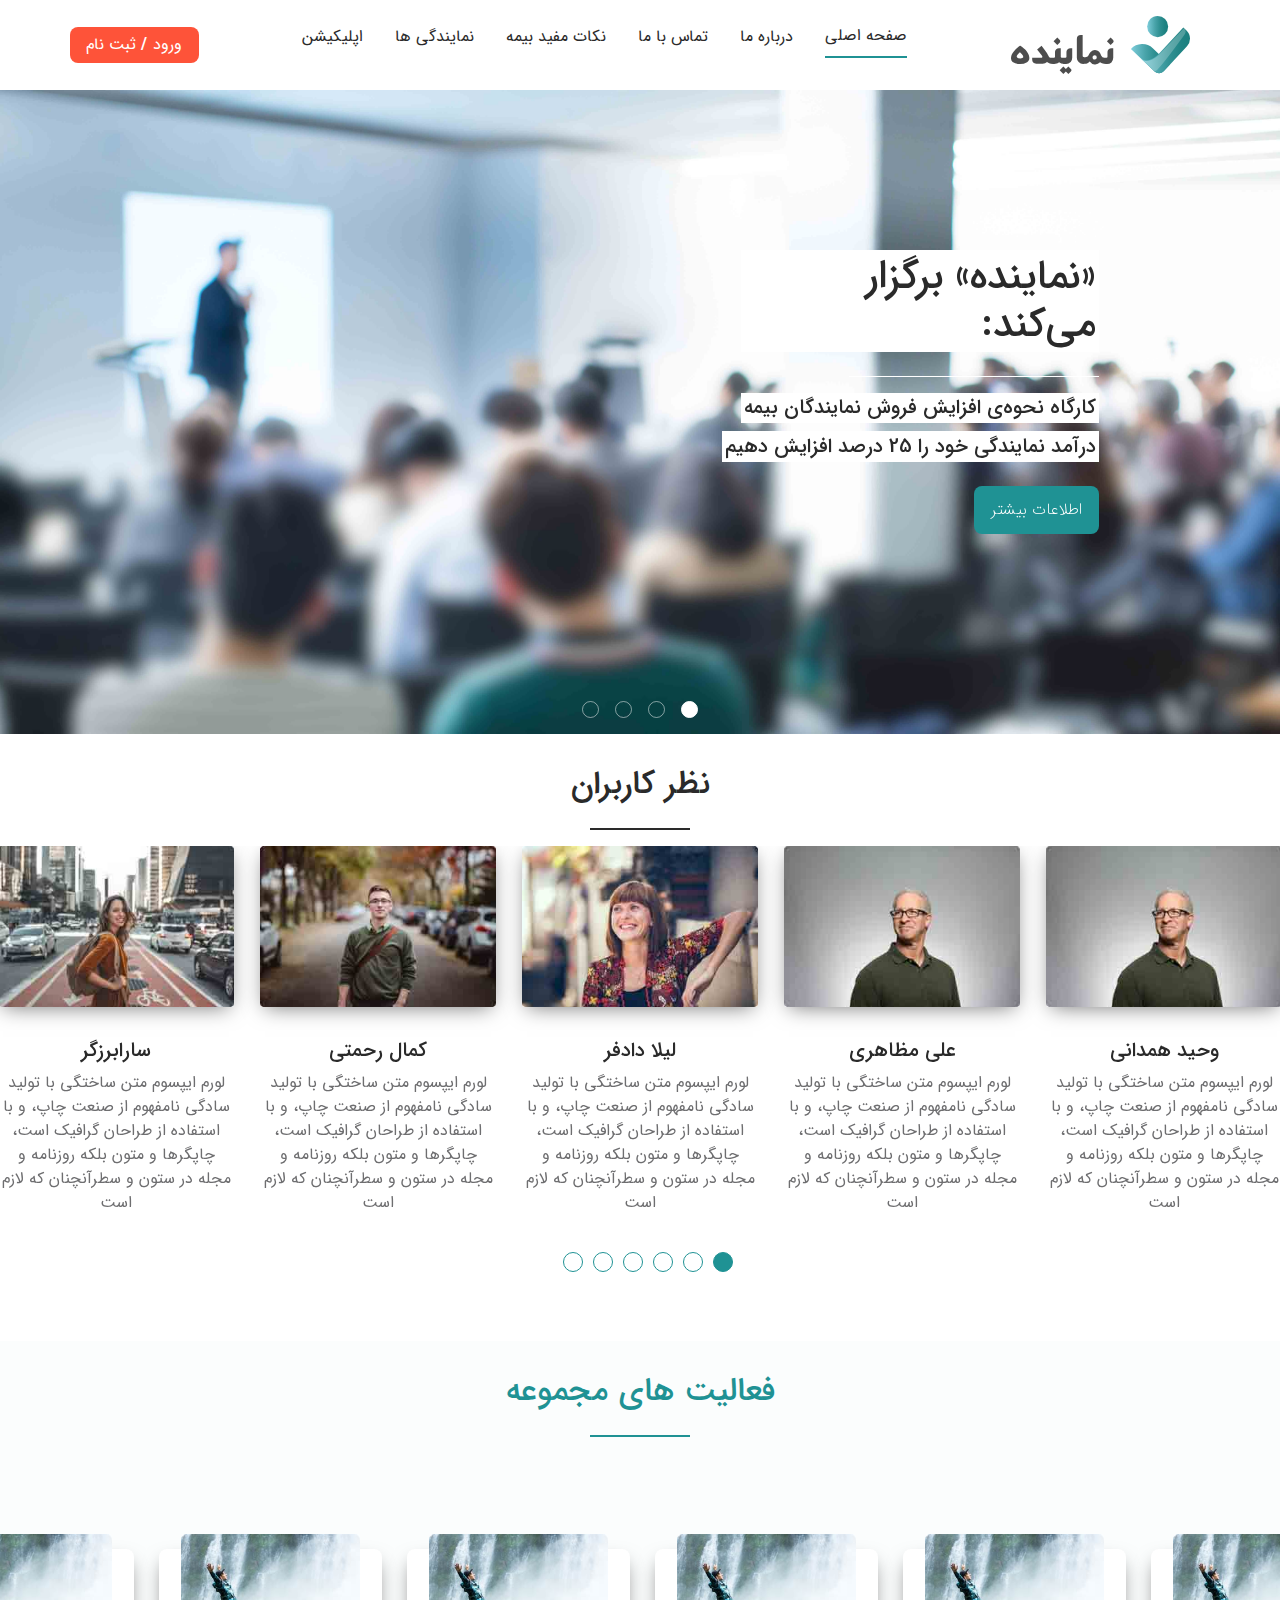
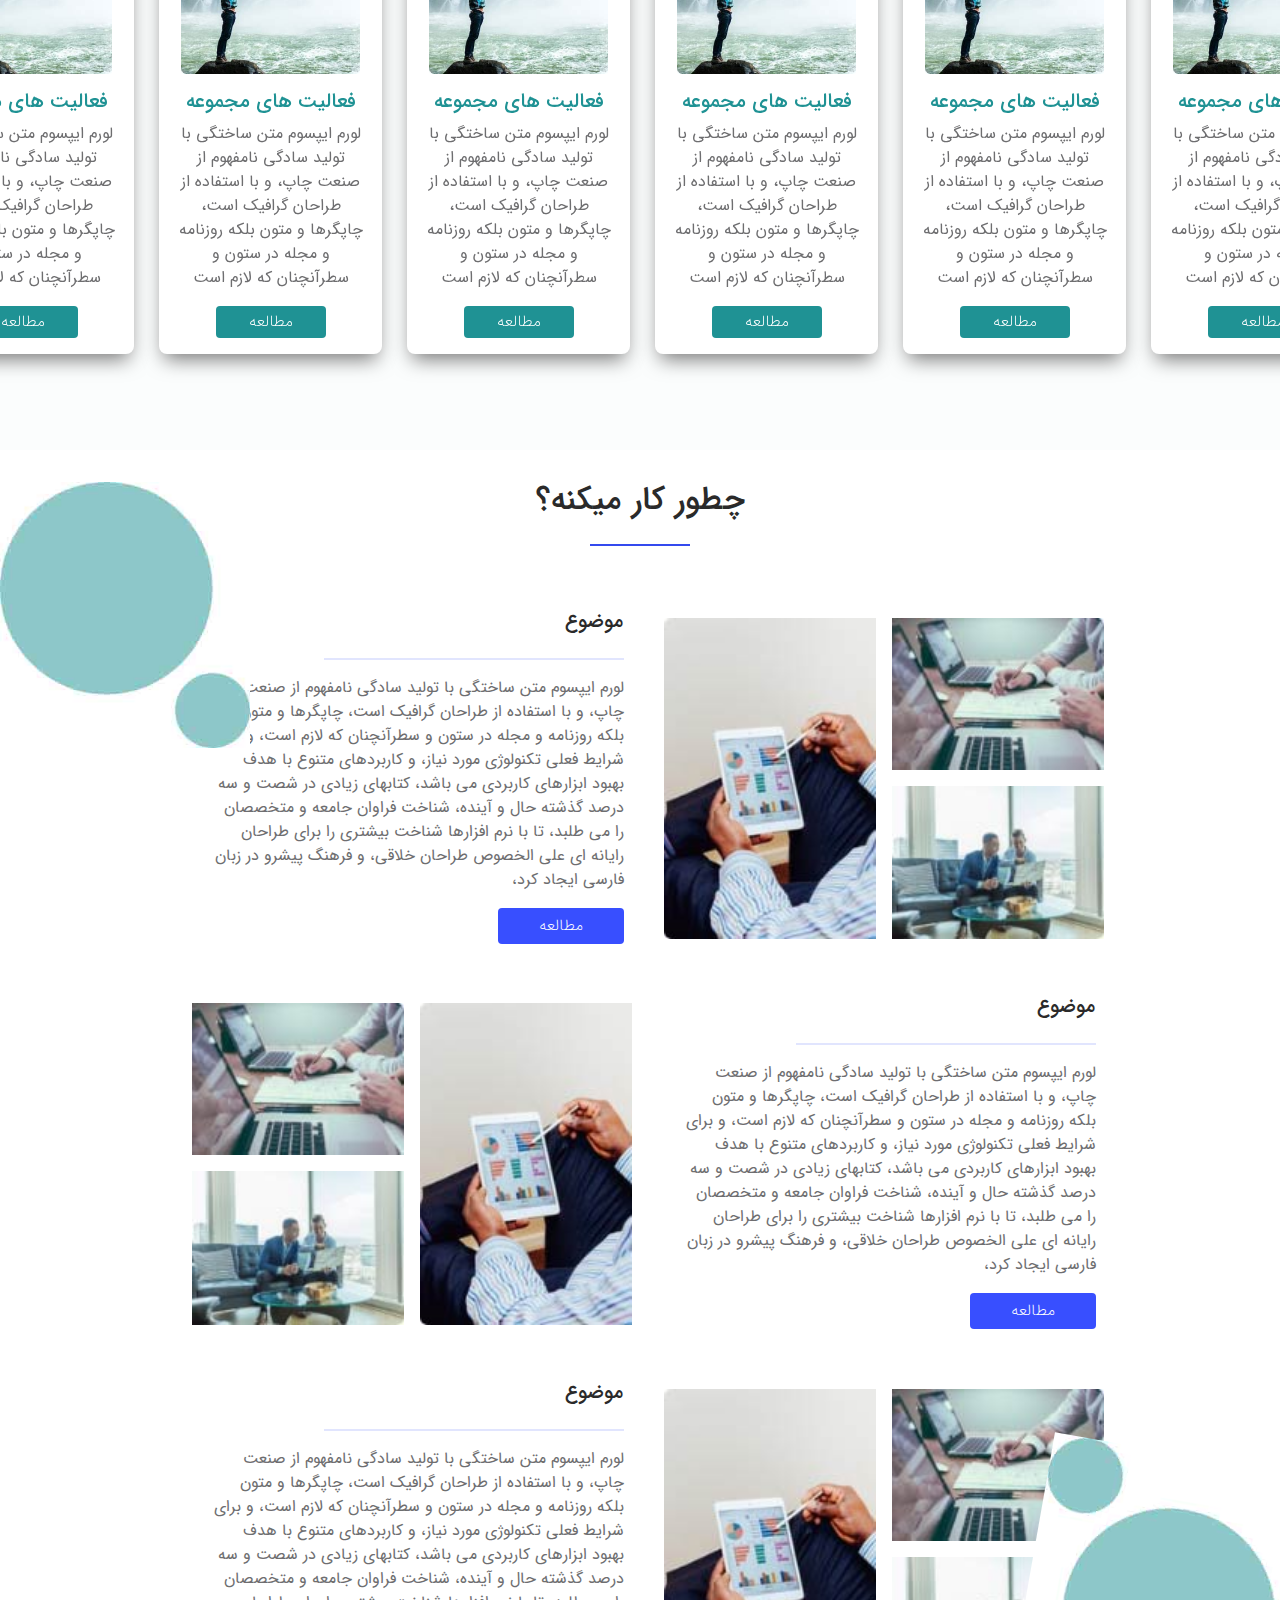
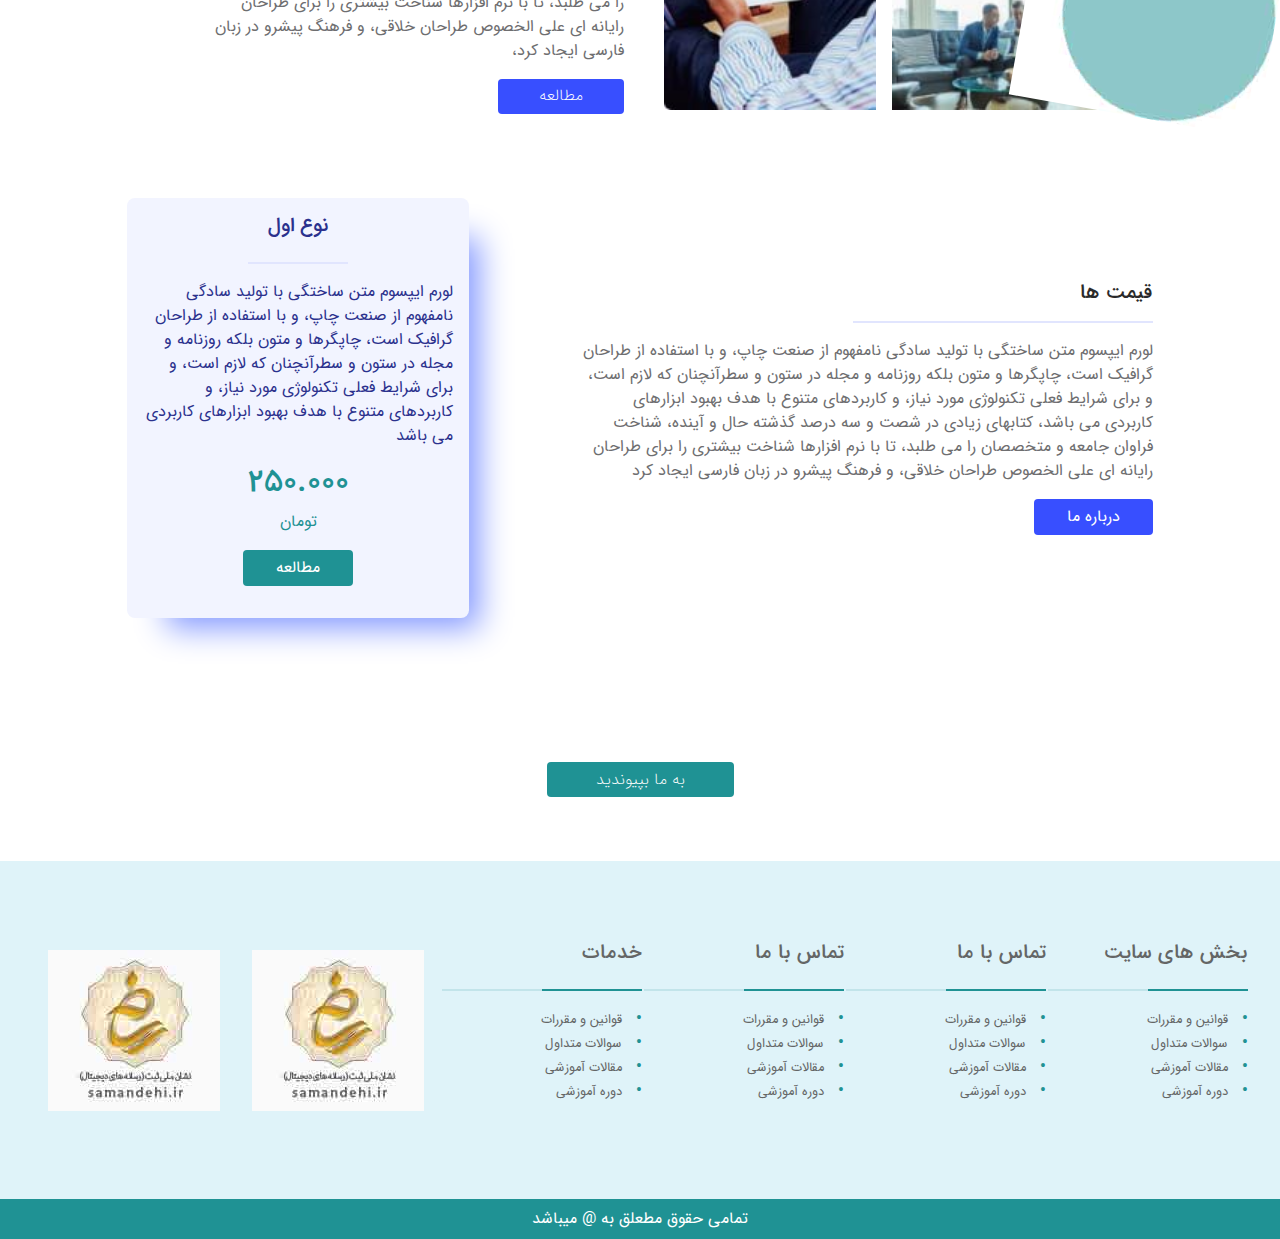
<file: index.html>
<!DOCTYPE html>
<html lang="en">
  <head>
    <meta charset="UTF-8" />
    <meta name="apple-mobile-web-app-capable" content="yes" />
    <meta
      name="viewport"
      content="width=device-width, initial-scale=1, maximum-scale=1.0, user-scalable=no"
    />
    <meta name="format-detection" content="telephone=no" />
    <title></title>
    <link rel="stylesheet" href="css/bootstrap.min.css" />
    <link
      href="https://use.fontawesome.com/releases/v5.0.7/css/all.css"
      rel="stylesheet"
    />
    <link rel="stylesheet" href="slick/slick.css" />
    <link rel="stylesheet" href="slick/slick-theme.css" />
    <link rel="stylesheet" href="css/style.css" />
  </head>
  <body>
    <!-- ........................................HEAD........................................ -->
    <div class="head login_head">
      <div class="container">
        <div class="row">
          <div class="mini_menu_icon">
            <i class="fa fa-bars menu_icon" aria-hidden="true"></i>
          </div>

          <div class="logo">
            <img src="img/لوگو.svg" alt="namayande" />
          </div>
          <ul class="menu">
            <li class="under_line"><a href="index.html">صفحه اصلی</a></li>
            <li><a href="about_us.html">درباره ما</a></li>
            <li><a href="call_us.html">تماس با ما</a></li>
            <li><a href="articles.html">نکات مفید بیمه</a></li>
            <li><a href="namayande_panel.html">نمایندگی ها</a></li>
            <li><a href="application.html">اپلیکیشن</a></li>
          </ul>
          <div class="login">
            <span class="login_btn">
              <a href="login.html" class="btn">ورود</a>
              <b>/</b>
              <a href="register.html">ثبت نام</a>
            </span>
            <a href="login.html"
              ><i class="fa fa-user account" aria-hidden="true"></i
            ></a>
          </div>
        </div>
      </div>
    </div>
    <!-- ////////////////////////////////////////HEAD//////////////////////////////////////// -->

    <!-- mini_menu -->
    <div class="mini_menu_list">
      <ul>
        <li class="active"><a href="index.html">صفحه اصلی</a></li>
        <li><a href="about_us.html">درباره ما</a></li>
        <li><a href="call_us.html">تماس با ما</a></li>
        <li><a href="articles.html">نکات مفید بیمه</a></li>
        <li><a href="namayande_panel.html">نمایندگی ها</a></li>
        <li><a href="application.html">اپلیکیشن</a></li>
        <li><a href="login.html">ورود</a></li>
      </ul>
    </div>
    <!-- mini_menu -->

    <!-- ........................................BIG_SLIDER........................................ -->
    <div class="big_slider">
      <div id="big_slider" class="carousel slide" data-ride="carousel">
        <ol class="carousel-indicators btn_sliders">
          <li data-target="#big_slider" data-slide-to="0" class="active"></li>
          <li data-target="#big_slider" data-slide-to="1"></li>
          <li data-target="#big_slider" data-slide-to="2"></li>
          <li data-target="#big_slider" data-slide-to="3"></li>
        </ol>

        <div class="carousel-inner">
          <div class="carousel-item active">
            <img
              class="d-none d-md-block w-100"
              src="img/SLIDER_01_workshop.jpg"
              alt="namayande"
            />
            <!-- in mobile--->
            <img
              class="d-block d-md-none w-100"
              src="img/mini_SLIDER_01_workshop.jpg"
              alt=""
            />
            <!-- in mobile--->
            <div class="carousel-caption d-none d-md-block">
              <h1>«نماینده» برگزار می‌کند:</h1>
              <div class="line"></div>
              <h5>کارگاه نحوه‌ی افزایش فروش نمایندگان بیمه</h5>
              <h5>درآمد نمایندگی خود را 25 درصد افزایش دهیم</h5>
              <div class="big_slider_btns">
                <a href="register_kargah.html" class="btn now">اطلاعات بیشتر</a>
                <!-- <a href="#" class="btn app">دانلود اپ</a> -->
              </div>
            </div>
          </div>
          <div class="carousel-item">
            <img
              class="w-100"
              src="img/SLIDER_02_Telegram.jpg"
              alt="namayande"
            />
            <div class="carousel-caption d-none d-md-block">
              <h1>گروه تلگرامی</h1>
              <div class="line"></div>
              <h5>نکات خاص و مهم بیمه</h5>
              <h5>هر روز یک تجربه، هر روز یک نکته</h5>
              <div class="big_slider_btns">
                <a href="https://t.me/enamayandeh" class="btn now"
                  >اشتراک در گروه</a
                >
                <!-- <a href="#" class="btn app">دانلود اپ</a> -->
              </div>
            </div>
          </div>
          <div class="carousel-item">
            <img class="w-100" src="img/SLIDER_03_panel.jpg" alt="namayande" />
            <div class="carousel-caption d-none d-md-block">
              <h1>ابزار افزایش فروش بیمه‌نامه و مدیریت ارتباط با مشتریان</h1>
              <div class="line"></div>
              <h5>مخصوص نمایندگان بیمه</h5>
              <div class="big_slider_btns">
                <a href="namayande_panel.html" class="btn now">اطلاعات بیشتر</a>
                <!-- <a href="#" class="btn app">دانلود اپ</a> -->
              </div>
            </div>
          </div>
          <div class="carousel-item">
            <img class="w-100" src="img/SLIDER_04_mobile.jpg" alt="namayande" />
            <div class="carousel-caption d-none d-md-block">
              <h1>اپلیکیشن بیمه‌گذاران</h1>
              <div class="line"></div>
              <h5>
                این اپلیکیشن کمک می‌کند تا همیشه با بیمه‌گذاران در ارتباط باشید
                و مطمئن شوید که تمام بیمه‌نامه های شما، سر وقت، تمدید می‌شوند
              </h5>
              <div class="big_slider_btns">
                <a href="application.html" class="btn now">معرفی اپلیکیشن </a>
                <!-- <a href="#" class="btn app">دانلود اپ</a> -->
              </div>
            </div>
          </div>
        </div>
      </div>
    </div>
    <!-- ////////////////////////////////////////BIG_SLIDER//////////////////////////////////////// -->

    <!-- ........................................USERS_COMMENTS........................................ -->
    <div class="users_comments">
      <div class="container-fluid">
        <div class="row">
          <h2>نظر کاربران</h2>
          <div class="line"></div>
          <div class="slider">
            <div>
              <div class="slide">
                <img src="img/Rectangle--1.jpg" alt="" />
                <h5>سارابرزگر</h5>
                <p>
                  لورم ایپسوم متن ساختگی با تولید سادگی نامفهوم از صنعت چاپ، و
                  با استفاده از طراحان گرافیک است، چاپگرها و متون بلکه روزنامه و
                  مجله در ستون و سطرآنچنان که لازم است
                </p>
              </div>
            </div>
            <div>
              <div class="slide">
                <img src="img/Rectangle--2.jpg" alt="" />
                <h5>کمال رحمتی</h5>
                <p>
                  لورم ایپسوم متن ساختگی با تولید سادگی نامفهوم از صنعت چاپ، و
                  با استفاده از طراحان گرافیک است، چاپگرها و متون بلکه روزنامه و
                  مجله در ستون و سطرآنچنان که لازم است
                </p>
              </div>
            </div>
            <div>
              <div class="slide">
                <img src="img/Rectangle--3.jpg" alt="" />
                <h5>لیلا دادفر</h5>
                <p>
                  لورم ایپسوم متن ساختگی با تولید سادگی نامفهوم از صنعت چاپ، و
                  با استفاده از طراحان گرافیک است، چاپگرها و متون بلکه روزنامه و
                  مجله در ستون و سطرآنچنان که لازم است
                </p>
              </div>
            </div>
            <div>
              <div class="slide">
                <img src="img/Rectangle--4.jpg" alt="" />
                <h5>علی مظاهری</h5>
                <p>
                  لورم ایپسوم متن ساختگی با تولید سادگی نامفهوم از صنعت چاپ، و
                  با استفاده از طراحان گرافیک است، چاپگرها و متون بلکه روزنامه و
                  مجله در ستون و سطرآنچنان که لازم است
                </p>
              </div>
            </div>
            <div>
              <div class="slide">
                <img src="img/Rectangle--4.jpg" alt="" />
                <h5>وحید همدانی</h5>
                <p>
                  لورم ایپسوم متن ساختگی با تولید سادگی نامفهوم از صنعت چاپ، و
                  با استفاده از طراحان گرافیک است، چاپگرها و متون بلکه روزنامه و
                  مجله در ستون و سطرآنچنان که لازم است
                </p>
              </div>
            </div>
            <div>
              <div class="slide">
                <img src="img/Rectangle--3.jpg" alt="" />
                <h5>لیلا دادفر</h5>
                <p>
                  لورم ایپسوم متن ساختگی با تولید سادگی نامفهوم از صنعت چاپ، و
                  با استفاده از طراحان گرافیک است، چاپگرها و متون بلکه روزنامه و
                  مجله در ستون و سطرآنچنان که لازم است
                </p>
              </div>
            </div>
          </div>
        </div>
      </div>
    </div>
    <div class="namayandegan mini_namayande">
      <div class="container-fluid">
        <div class="row">
          <h2>نظر کاربران</h2>
          <div class="line"></div>
          <div class="slider mini_slider">
            <div>
              <div class="slide">
                <img src="img/Rectangle--1.jpg" alt="" />
                <h5>سارابرزگر</h5>
                <p>
                  لورم ایپسوم متن ساختگی با تولید سادگی نامفهوم از صنعت چاپ، و
                  با استفاده از طراحان گرافیک است، چاپگرها و متون بلکه روزنامه و
                  مجله در ستون و سطرآنچنان که لازم است
                </p>
              </div>
            </div>
            <div>
              <div class="slide">
                <img src="img/Rectangle--2.jpg" alt="" />
                <h5>کمال رحمتی</h5>
                <p>
                  لورم ایپسوم متن ساختگی با تولید سادگی نامفهوم از صنعت چاپ، و
                  با استفاده از طراحان گرافیک است، چاپگرها و متون بلکه روزنامه و
                  مجله در ستون و سطرآنچنان که لازم است
                </p>
              </div>
            </div>
            <div>
              <div class="slide">
                <img src="img/Rectangle--3.jpg" alt="" />
                <h5>لیلا دادفر</h5>
                <p>
                  لورم ایپسوم متن ساختگی با تولید سادگی نامفهوم از صنعت چاپ، و
                  با استفاده از طراحان گرافیک است، چاپگرها و متون بلکه روزنامه و
                  مجله در ستون و سطرآنچنان که لازم است
                </p>
              </div>
            </div>
            <div>
              <div class="slide">
                <img src="img/Rectangle--4.jpg" alt="" />
                <h5>علی مظاهری</h5>
                <p>
                  لورم ایپسوم متن ساختگی با تولید سادگی نامفهوم از صنعت چاپ، و
                  با استفاده از طراحان گرافیک است، چاپگرها و متون بلکه روزنامه و
                  مجله در ستون و سطرآنچنان که لازم است
                </p>
              </div>
            </div>
            <div>
              <div class="slide">
                <img src="img/Rectangle--4.jpg" alt="" />
                <h5>وحید همدانی</h5>
                <p>
                  لورم ایپسوم متن ساختگی با تولید سادگی نامفهوم از صنعت چاپ، و
                  با استفاده از طراحان گرافیک است، چاپگرها و متون بلکه روزنامه و
                  مجله در ستون و سطرآنچنان که لازم است
                </p>
              </div>
            </div>
            <div>
              <div class="slide">
                <img src="img/Rectangle--3.jpg" alt="" />
                <h5>لیلا دادفر</h5>
                <p>
                  لورم ایپسوم متن ساختگی با تولید سادگی نامفهوم از صنعت چاپ، و
                  با استفاده از طراحان گرافیک است، چاپگرها و متون بلکه روزنامه و
                  مجله در ستون و سطرآنچنان که لازم است
                </p>
              </div>
            </div>
          </div>
        </div>
      </div>
    </div>

    <div class="namayandegan mobile_namayande">
      <div class="container-fluid">
        <div class="row">
          <h2>نظر کاربران</h2>
          <div class="line"></div>
          <div class="slider mini_slider mobile_slider">
            <div>
              <div class="slide">
                <img src="img/Rectangle--1.jpg" alt="" />
                <h5>سارابرزگر</h5>
                <p>
                  لورم ایپسوم متن ساختگی با تولید سادگی نامفهوم از صنعت چاپ، و
                  با استفاده از طراحان گرافیک است
                </p>
              </div>
            </div>
            <div>
              <div class="slide">
                <img src="img/Rectangle--2.jpg" alt="" />
                <h5>کمال رحمتی</h5>
                <p>
                  لورم ایپسوم متن ساختگی با تولید سادگی نامفهوم از صنعت چاپ، و
                  با استفاده از طراحان گرافیک است
                </p>
              </div>
            </div>
            <div>
              <div class="slide">
                <img src="img/Rectangle--3.jpg" alt="" />
                <h5>لیلا دادفر</h5>
                <p>
                  لورم ایپسوم متن ساختگی با تولید سادگی نامفهوم از صنعت چاپ، و
                  با استفاده از طراحان گرافیک است
                </p>
              </div>
            </div>
            <div>
              <div class="slide">
                <img src="img/Rectangle--4.jpg" alt="" />
                <h5>علی مظاهری</h5>
                <p>
                  لورم ایپسوم متن ساختگی با تولید سادگی نامفهوم از صنعت چاپ، و
                  با استفاده از طراحان گرافیک است
                </p>
              </div>
            </div>
            <div>
              <div class="slide">
                <img src="img/Rectangle--4.jpg" alt="" />
                <h5>وحید همدانی</h5>
                <p>
                  لورم ایپسوم متن ساختگی با تولید سادگی نامفهوم از صنعت چاپ، و
                  با استفاده از طراحان گرافیک است
                </p>
              </div>
            </div>
            <div>
              <div class="slide">
                <img src="img/Rectangle--3.jpg" alt="" />
                <h5>لیلا دادفر</h5>
                <p>
                  لورم ایپسوم متن ساختگی با تولید سادگی نامفهوم از صنعت چاپ، و
                  با استفاده از طراحان گرافیک است
                </p>
              </div>
            </div>
          </div>
        </div>
      </div>
    </div>
    <!-- ////////////////////////////////////////USERS_COMMENTS//////////////////////////////////////// -->

    <!-- ........................................ACTIVITIES........................................ -->
    <div class="activities">
      <div class="container-fluid">
        <div class="row">
          <h2>فعالیت های مجموعه</h2>
          <div class="line"></div>
          <div class="activitie_slider">
            <div>
              <div class="slide">
                <img src="img/2.jpg" alt="" />
                <h5>فعالیت های مجموعه</h5>
                <p>
                  لورم ایپسوم متن ساختگی با تولید سادگی نامفهوم از صنعت چاپ، و
                  با استفاده از طراحان گرافیک است، چاپگرها و متون بلکه روزنامه و
                  مجله در ستون و سطرآنچنان که لازم است
                </p>
                <a class="btn" href="#">مطالعه</a>
              </div>
            </div>
            <div>
              <div class="slide">
                <img src="img/2.jpg" alt="" />
                <h5>فعالیت های مجموعه</h5>
                <p>
                  لورم ایپسوم متن ساختگی با تولید سادگی نامفهوم از صنعت چاپ، و
                  با استفاده از طراحان گرافیک است، چاپگرها و متون بلکه روزنامه و
                  مجله در ستون و سطرآنچنان که لازم است
                </p>
                <a class="btn" href="#">مطالعه</a>
              </div>
            </div>
            <div>
              <div class="slide">
                <img src="img/2.jpg" alt="" />
                <h5>فعالیت های مجموعه</h5>
                <p>
                  لورم ایپسوم متن ساختگی با تولید سادگی نامفهوم از صنعت چاپ، و
                  با استفاده از طراحان گرافیک است، چاپگرها و متون بلکه روزنامه و
                  مجله در ستون و سطرآنچنان که لازم است
                </p>
                <a class="btn" href="#">مطالعه</a>
              </div>
            </div>
            <div>
              <div class="slide">
                <img src="img/2.jpg" alt="" />
                <h5>فعالیت های مجموعه</h5>
                <p>
                  لورم ایپسوم متن ساختگی با تولید سادگی نامفهوم از صنعت چاپ، و
                  با استفاده از طراحان گرافیک است، چاپگرها و متون بلکه روزنامه و
                  مجله در ستون و سطرآنچنان که لازم است
                </p>
                <a class="btn" href="#">مطالعه</a>
              </div>
            </div>
            <div>
              <div class="slide">
                <img src="img/2.jpg" alt="" />
                <h5>فعالیت های مجموعه</h5>
                <p>
                  لورم ایپسوم متن ساختگی با تولید سادگی نامفهوم از صنعت چاپ، و
                  با استفاده از طراحان گرافیک است، چاپگرها و متون بلکه روزنامه و
                  مجله در ستون و سطرآنچنان که لازم است
                </p>
                <a class="btn" href="#">مطالعه</a>
              </div>
            </div>
            <div>
              <div class="slide">
                <img src="img/2.jpg" alt="" />
                <h5>فعالیت های مجموعه</h5>
                <p>
                  لورم ایپسوم متن ساختگی با تولید سادگی نامفهوم از صنعت چاپ، و
                  با استفاده از طراحان گرافیک است، چاپگرها و متون بلکه روزنامه و
                  مجله در ستون و سطرآنچنان که لازم است
                </p>
                <a class="btn" href="#">مطالعه</a>
              </div>
            </div>
            <div>
              <div class="slide">
                <img src="img/2.jpg" alt="" />
                <h5>فعالیت های مجموعه</h5>
                <p>
                  لورم ایپسوم متن ساختگی با تولید سادگی نامفهوم از صنعت چاپ، و
                  با استفاده از طراحان گرافیک است، چاپگرها و متون بلکه روزنامه و
                  مجله در ستون و سطرآنچنان که لازم است
                </p>
                <a class="btn" href="#">مطالعه</a>
              </div>
            </div>
            <div>
              <div class="slide">
                <img src="img/2.jpg" alt="" />
                <h5>فعالیت های مجموعه</h5>
                <p>
                  لورم ایپسوم متن ساختگی با تولید سادگی نامفهوم از صنعت چاپ، و
                  با استفاده از طراحان گرافیک است، چاپگرها و متون بلکه روزنامه و
                  مجله در ستون و سطرآنچنان که لازم است
                </p>
                <a class="btn" href="#">مطالعه</a>
              </div>
            </div>
          </div>
        </div>
      </div>
    </div>
    <div class="activities tablet">
      <div class="container-fluid">
        <div class="row">
          <h2>فعالیت های مجموعه</h2>
          <div class="line"></div>
          <div class="activitie_slider tablet_activitie">
            <div>
              <div class="slide">
                <img src="img/2.jpg" alt="" />
                <h5>فعالیت های مجموعه</h5>
                <p>
                  لورم ایپسوم متن ساختگی با تولید سادگی نامفهوم از صنعت چاپ، و
                  با استفاده از طراحان گرافیک است، چاپگرها و متون بلکه روزنامه و
                  مجله در ستون و سطرآنچنان که لازم است
                </p>
                <a class="btn" href="#">مطالعه</a>
              </div>
            </div>
            <div>
              <div class="slide">
                <img src="img/2.jpg" alt="" />
                <h5>فعالیت های مجموعه</h5>
                <p>
                  لورم ایپسوم متن ساختگی با تولید سادگی نامفهوم از صنعت چاپ، و
                  با استفاده از طراحان گرافیک است، چاپگرها و متون بلکه روزنامه و
                  مجله در ستون و سطرآنچنان که لازم است
                </p>
                <a class="btn" href="#">مطالعه</a>
              </div>
            </div>
            <div>
              <div class="slide">
                <img src="img/2.jpg" alt="" />
                <h5>فعالیت های مجموعه</h5>
                <p>
                  لورم ایپسوم متن ساختگی با تولید سادگی نامفهوم از صنعت چاپ، و
                  با استفاده از طراحان گرافیک است، چاپگرها و متون بلکه روزنامه و
                  مجله در ستون و سطرآنچنان که لازم است
                </p>
                <a class="btn" href="#">مطالعه</a>
              </div>
            </div>
            <div>
              <div class="slide">
                <img src="img/2.jpg" alt="" />
                <h5>فعالیت های مجموعه</h5>
                <p>
                  لورم ایپسوم متن ساختگی با تولید سادگی نامفهوم از صنعت چاپ، و
                  با استفاده از طراحان گرافیک است، چاپگرها و متون بلکه روزنامه و
                  مجله در ستون و سطرآنچنان که لازم است
                </p>
                <a class="btn" href="#">مطالعه</a>
              </div>
            </div>
            <div>
              <div class="slide">
                <img src="img/2.jpg" alt="" />
                <h5>فعالیت های مجموعه</h5>
                <p>
                  لورم ایپسوم متن ساختگی با تولید سادگی نامفهوم از صنعت چاپ، و
                  با استفاده از طراحان گرافیک است، چاپگرها و متون بلکه روزنامه و
                  مجله در ستون و سطرآنچنان که لازم است
                </p>
                <a class="btn" href="#">مطالعه</a>
              </div>
            </div>
            <div>
              <div class="slide">
                <img src="img/2.jpg" alt="" />
                <h5>فعالیت های مجموعه</h5>
                <p>
                  لورم ایپسوم متن ساختگی با تولید سادگی نامفهوم از صنعت چاپ، و
                  با استفاده از طراحان گرافیک است، چاپگرها و متون بلکه روزنامه و
                  مجله در ستون و سطرآنچنان که لازم است
                </p>
                <a class="btn" href="#">مطالعه</a>
              </div>
            </div>
            <div>
              <div class="slide">
                <img src="img/2.jpg" alt="" />
                <h5>فعالیت های مجموعه</h5>
                <p>
                  لورم ایپسوم متن ساختگی با تولید سادگی نامفهوم از صنعت چاپ، و
                  با استفاده از طراحان گرافیک است، چاپگرها و متون بلکه روزنامه و
                  مجله در ستون و سطرآنچنان که لازم است
                </p>
                <a class="btn" href="#">مطالعه</a>
              </div>
            </div>
            <div>
              <div class="slide">
                <img src="img/2.jpg" alt="" />
                <h5>فعالیت های مجموعه</h5>
                <p>
                  لورم ایپسوم متن ساختگی با تولید سادگی نامفهوم از صنعت چاپ، و
                  با استفاده از طراحان گرافیک است، چاپگرها و متون بلکه روزنامه و
                  مجله در ستون و سطرآنچنان که لازم است
                </p>
                <a class="btn" href="#">مطالعه</a>
              </div>
            </div>
          </div>
        </div>
      </div>
    </div>
    <div class="activities mobile">
      <div class="container-fluid">
        <div class="row">
          <h2>فعالیت های مجموعه</h2>
          <div class="line"></div>
          <div class="activitie_slider mobile_activitie">
            <div>
              <div class="slide">
                <img src="img/2.jpg" alt="" />
                <h5>فعالیت های مجموعه</h5>
                <p>
                  لورم ایپسوم متن ساختگی با تولید سادگی نامفهوم از صنعت چاپ، و
                  با استفاده از طراحان گرافیک است، چاپگرها و متون بلکه روزنامه و
                  مجله در ستون و سطرآنچنان که لازم است
                </p>
                <a class="btn" href="#">مطالعه</a>
              </div>
            </div>
            <div>
              <div class="slide">
                <img src="img/2.jpg" alt="" />
                <h5>فعالیت های مجموعه</h5>
                <p>
                  لورم ایپسوم متن ساختگی با تولید سادگی نامفهوم از صنعت چاپ، و
                  با استفاده از طراحان گرافیک است، چاپگرها و متون بلکه روزنامه و
                  مجله در ستون و سطرآنچنان که لازم است
                </p>
                <a class="btn" href="#">مطالعه</a>
              </div>
            </div>
            <div>
              <div class="slide">
                <img src="img/2.jpg" alt="" />
                <h5>فعالیت های مجموعه</h5>
                <p>
                  لورم ایپسوم متن ساختگی با تولید سادگی نامفهوم از صنعت چاپ، و
                  با استفاده از طراحان گرافیک است، چاپگرها و متون بلکه روزنامه و
                  مجله در ستون و سطرآنچنان که لازم است
                </p>
                <a class="btn" href="#">مطالعه</a>
              </div>
            </div>
            <div>
              <div class="slide">
                <img src="img/2.jpg" alt="" />
                <h5>فعالیت های مجموعه</h5>
                <p>
                  لورم ایپسوم متن ساختگی با تولید سادگی نامفهوم از صنعت چاپ، و
                  با استفاده از طراحان گرافیک است، چاپگرها و متون بلکه روزنامه و
                  مجله در ستون و سطرآنچنان که لازم است
                </p>
                <a class="btn" href="#">مطالعه</a>
              </div>
            </div>
            <div>
              <div class="slide">
                <img src="img/2.jpg" alt="" />
                <h5>فعالیت های مجموعه</h5>
                <p>
                  لورم ایپسوم متن ساختگی با تولید سادگی نامفهوم از صنعت چاپ، و
                  با استفاده از طراحان گرافیک است، چاپگرها و متون بلکه روزنامه و
                  مجله در ستون و سطرآنچنان که لازم است
                </p>
                <a class="btn" href="#">مطالعه</a>
              </div>
            </div>
            <div>
              <div class="slide">
                <img src="img/2.jpg" alt="" />
                <h5>فعالیت های مجموعه</h5>
                <p>
                  لورم ایپسوم متن ساختگی با تولید سادگی نامفهوم از صنعت چاپ، و
                  با استفاده از طراحان گرافیک است، چاپگرها و متون بلکه روزنامه و
                  مجله در ستون و سطرآنچنان که لازم است
                </p>
                <a class="btn" href="#">مطالعه</a>
              </div>
            </div>
            <div>
              <div class="slide">
                <img src="img/2.jpg" alt="" />
                <h5>فعالیت های مجموعه</h5>
                <p>
                  لورم ایپسوم متن ساختگی با تولید سادگی نامفهوم از صنعت چاپ، و
                  با استفاده از طراحان گرافیک است، چاپگرها و متون بلکه روزنامه و
                  مجله در ستون و سطرآنچنان که لازم است
                </p>
                <a class="btn" href="#">مطالعه</a>
              </div>
            </div>
            <div>
              <div class="slide">
                <img src="img/2.jpg" alt="" />
                <h5>فعالیت های مجموعه</h5>
                <p>
                  لورم ایپسوم متن ساختگی با تولید سادگی نامفهوم از صنعت چاپ، و
                  با استفاده از طراحان گرافیک است، چاپگرها و متون بلکه روزنامه و
                  مجله در ستون و سطرآنچنان که لازم است
                </p>
                <a class="btn" href="#">مطالعه</a>
              </div>
            </div>
          </div>
        </div>
      </div>
    </div>
    <!-- ////////////////////////////////////////ACTIVITIES//////////////////////////////////////// -->

    <!-- ........................................HOW_IS_WORKING........................................ -->
    <div class="how_is_working">
      <img class="img_top" src="img/texture.jpg" alt="" />
      <img class="img_btm" src="img/texture.jpg" alt="" />
      <div class="text">
        <h2>چطور کار میکنه؟</h2>
        <div class="blue_line"></div>
      </div>
      <div class="subjects">
        <div class="container">
          <div class="row">
            <div class="subject">
              <div class="imgs">
                <div class="mini_imgs">
                  <img src="img/40.jpg" alt="" />
                  <img src="img/30.jpg" alt="" />
                </div>
                <img src="img/20.jpg" alt="" />
              </div>
              <div class="subject_info">
                <h5>موضوع</h5>
                <div class="line"></div>
                <p>
                  لورم ایپسوم متن ساختگی با تولید سادگی نامفهوم از صنعت چاپ، و
                  با استفاده از طراحان گرافیک است، چاپگرها و متون بلکه روزنامه و
                  مجله در ستون و سطرآنچنان که لازم است، و برای شرایط فعلی
                  تکنولوژی مورد نیاز، و کاربردهای متنوع با هدف بهبود ابزارهای
                  کاربردی می باشد، کتابهای زیادی در شصت و سه درصد گذشته حال و
                  آینده، شناخت فراوان جامعه و متخصصان را می طلبد، تا با نرم
                  افزارها شناخت بیشتری را برای طراحان رایانه ای علی الخصوص
                  طراحان خلاقی، و فرهنگ پیشرو در زبان فارسی ایجاد کرد،
                </p>
                <a href="#" class="btn">مطالعه</a>
              </div>
            </div>
            <div class="subject">
              <div class="subject_info sub_2 order-2 order-lg-1">
                <h5>موضوع</h5>
                <div class="line"></div>
                <p>
                  لورم ایپسوم متن ساختگی با تولید سادگی نامفهوم از صنعت چاپ، و
                  با استفاده از طراحان گرافیک است، چاپگرها و متون بلکه روزنامه و
                  مجله در ستون و سطرآنچنان که لازم است، و برای شرایط فعلی
                  تکنولوژی مورد نیاز، و کاربردهای متنوع با هدف بهبود ابزارهای
                  کاربردی می باشد، کتابهای زیادی در شصت و سه درصد گذشته حال و
                  آینده، شناخت فراوان جامعه و متخصصان را می طلبد، تا با نرم
                  افزارها شناخت بیشتری را برای طراحان رایانه ای علی الخصوص
                  طراحان خلاقی، و فرهنگ پیشرو در زبان فارسی ایجاد کرد،
                </p>
                <a href="#" class="btn">مطالعه</a>
              </div>
              <div class="imgs order-1 order-lg-2">
                <img class="order-2 order-lg-1" src="img/20.jpg" alt="" />
                <div class="mini_imgs order-1 order-lg-2">
                  <img src="img/40.jpg" alt="" />
                  <img src="img/30.jpg" alt="" />
                </div>
              </div>
            </div>
            <div class="subject">
              <div class="imgs">
                <div class="mini_imgs">
                  <img src="img/40.jpg" alt="" />
                  <img src="img/30.jpg" alt="" />
                </div>
                <img src="img/20.jpg" alt="" />
              </div>
              <div class="subject_info">
                <h5>موضوع</h5>
                <div class="line"></div>
                <p>
                  لورم ایپسوم متن ساختگی با تولید سادگی نامفهوم از صنعت چاپ، و
                  با استفاده از طراحان گرافیک است، چاپگرها و متون بلکه روزنامه و
                  مجله در ستون و سطرآنچنان که لازم است، و برای شرایط فعلی
                  تکنولوژی مورد نیاز، و کاربردهای متنوع با هدف بهبود ابزارهای
                  کاربردی می باشد، کتابهای زیادی در شصت و سه درصد گذشته حال و
                  آینده، شناخت فراوان جامعه و متخصصان را می طلبد، تا با نرم
                  افزارها شناخت بیشتری را برای طراحان رایانه ای علی الخصوص
                  طراحان خلاقی، و فرهنگ پیشرو در زبان فارسی ایجاد کرد،
                </p>
                <a href="#" class="btn">مطالعه</a>
              </div>
            </div>
            <div class="subject d-block d-lg-none">
              <div class="imgs">
                <div class="mini_imgs">
                  <img src="img/40.jpg" alt="" />
                  <img src="img/30.jpg" alt="" />
                </div>
                <img src="img/20.jpg" alt="" />
              </div>
              <div class="subject_info sub_2">
                <h5>موضوع</h5>
                <div class="line"></div>
                <p>
                  لورم ایپسوم متن ساختگی با تولید سادگی نامفهوم از صنعت چاپ، و
                  با استفاده از طراحان گرافیک است، چاپگرها و متون بلکه روزنامه و
                  مجله در ستون و سطرآنچنان که لازم است، و برای شرایط فعلی
                  تکنولوژی مورد نیاز، و کاربردهای متنوع با هدف بهبود ابزارهای
                  کاربردی می باشد، کتابهای زیادی در شصت و سه درصد گذشته حال و
                  آینده، شناخت فراوان جامعه و متخصصان را می طلبد، تا با نرم
                  افزارها شناخت بیشتری را برای طراحان رایانه ای علی الخصوص
                  طراحان خلاقی، و فرهنگ پیشرو در زبان فارسی ایجاد کرد،
                </p>
                <a href="#" class="btn">مطالعه</a>
              </div>
            </div>
          </div>
        </div>
      </div>
    </div>
    <!-- ////////////////////////////////////////HOW_IS_WORKING//////////////////////////////////////// -->

    <!-- ........................................PRICE........................................ -->
    <div class="price">
      <div class="container">
        <div class="row">
          <div class="price_inf">
            <h5>قیمت ها</h5>
            <div class="line"></div>
            <p>
              لورم ایپسوم متن ساختگی با تولید سادگی نامفهوم از صنعت چاپ، و با
              استفاده از طراحان گرافیک است، چاپگرها و متون بلکه روزنامه و مجله
              در ستون و سطرآنچنان که لازم است، و برای شرایط فعلی تکنولوژی مورد
              نیاز، و کاربردهای متنوع با هدف بهبود ابزارهای کاربردی می باشد،
              کتابهای زیادی در شصت و سه درصد گذشته حال و آینده، شناخت فراوان
              جامعه و متخصصان را می طلبد، تا با نرم افزارها شناخت بیشتری را برای
              طراحان رایانه ای علی الخصوص طراحان خلاقی، و فرهنگ پیشرو در زبان
              فارسی ایجاد کرد
            </p>
            <a href="#" class="btn">درباره ما</a>
          </div>
          <div class="first_type">
            <h5>نوع اول</h5>
            <div class="line"></div>
            <p>
              لورم ایپسوم متن ساختگی با تولید سادگی نامفهوم از صنعت چاپ، و با
              استفاده از طراحان گرافیک است، چاپگرها و متون بلکه روزنامه و مجله
              در ستون و سطرآنچنان که لازم است، و برای شرایط فعلی تکنولوژی مورد
              نیاز، و کاربردهای متنوع با هدف بهبود ابزارهای کاربردی می باشد
            </p>
            <h2>250.000</h2>
            <span>تومان</span>
            <a href="#" class="btn">مطالعه</a>
          </div>
        </div>
      </div>
    </div>
    <!-- ////////////////////////////////////////PRICE//////////////////////////////////////// -->

    <!-- ........................................NAMAYANDEGAN........................................ -->
    <!-- <div class="namayandegan">
	<div class="container-fluid">
		<div class="row">
			<h2>نمایندگان</h2>
			<div class="line"></div>
			<div class="slider">
				<div>
					<div class="slide">
						<span class="new">جدید</span>
						<img src="img/Rectangle--1.jpg" alt="">
						<h5>سارابرزگر</h5>
						<p>لورم ایپسوم متن ساختگی با تولید سادگی نامفهوم از صنعت چاپ، و با استفاده از طراحان گرافیک است، چاپگرها و متون بلکه روزنامه و مجله در ستون و سطرآنچنان که لازم است</p>
					</div>
				</div>
				<div>
					<div class="slide">
						<span class="new">جدید</span>
						<img src="img/Rectangle--2.jpg" alt="">
						<h5>کمال رحمتی</h5>
						<p>لورم ایپسوم متن ساختگی با تولید سادگی نامفهوم از صنعت چاپ، و با استفاده از طراحان گرافیک است، چاپگرها و متون بلکه روزنامه و مجله در ستون و سطرآنچنان که لازم است</p>
					</div>
				</div>
				<div>
					<div class="slide">
						<img src="img/Rectangle--3.jpg" alt="">
						<h5>لیلا دادفر</h5>
						<p>لورم ایپسوم متن ساختگی با تولید سادگی نامفهوم از صنعت چاپ، و با استفاده از طراحان گرافیک است، چاپگرها و متون بلکه روزنامه و مجله در ستون و سطرآنچنان که لازم است</p>
					</div>
				</div>
				<div>
					<div class="slide">
						<img src="img/Rectangle--4.jpg" alt="">
						<h5>علی مظاهری</h5>
						<p>لورم ایپسوم متن ساختگی با تولید سادگی نامفهوم از صنعت چاپ، و با استفاده از طراحان گرافیک است، چاپگرها و متون بلکه روزنامه و مجله در ستون و سطرآنچنان که لازم است</p>
					</div>
				</div>
				<div>
					<div class="slide">
						<img src="img/Rectangle 4.jpg" alt="">
						<h5>وحید همدانی</h5>
						<p>لورم ایپسوم متن ساختگی با تولید سادگی نامفهوم از صنعت چاپ، و با استفاده از طراحان گرافیک است، چاپگرها و متون بلکه روزنامه و مجله در ستون و سطرآنچنان که لازم است</p>
					</div>
				</div>
				<div>
					<div class="slide">
						<img src="img/Rectangle--3.jpg" alt="">
						<h5>لیلا دادفر</h5>
						<p>لورم ایپسوم متن ساختگی با تولید سادگی نامفهوم از صنعت چاپ، و با استفاده از طراحان گرافیک است، چاپگرها و متون بلکه روزنامه و مجله در ستون و سطرآنچنان که لازم است</p>
					</div>
				</div>
			</div>
		</div>
	</div>
</div>
<div class="namayandegan mini_namayande">
	<div class="container-fluid">
		<div class="row">
			<h2>نمایندگان</h2>
			<div class="line"></div>
			<div class="slider mini_slider_namayande">
				<div>
					<div class="slide">
						<span class="new">جدید</span>
						<img src="img/Rectangle--1.jpg" alt="">
						<h5>سارابرزگر</h5>
						<p>لورم ایپسوم متن ساختگی با تولید سادگی نامفهوم از صنعت چاپ، و با استفاده از طراحان گرافیک است، چاپگرها و متون بلکه روزنامه و مجله در ستون و سطرآنچنان که لازم است</p>
					</div>
				</div>
				<div>
					<div class="slide">
						<span class="new">جدید</span>
						<img src="img/Rectangle--2.jpg" alt="">
						<h5>کمال رحمتی</h5>
						<p>لورم ایپسوم متن ساختگی با تولید سادگی نامفهوم از صنعت چاپ، و با استفاده از طراحان گرافیک است، چاپگرها و متون بلکه روزنامه و مجله در ستون و سطرآنچنان که لازم است</p>
					</div>
				</div>
				<div>
					<div class="slide">
						<img src="img/Rectangle--3.jpg" alt="">
						<h5>لیلا دادفر</h5>
						<p>لورم ایپسوم متن ساختگی با تولید سادگی نامفهوم از صنعت چاپ، و با استفاده از طراحان گرافیک است، چاپگرها و متون بلکه روزنامه و مجله در ستون و سطرآنچنان که لازم است</p>
					</div>
				</div>
				<div>
					<div class="slide">
						<img src="img/Rectangle--4.jpg" alt="">
						<h5>علی مظاهری</h5>
						<p>لورم ایپسوم متن ساختگی با تولید سادگی نامفهوم از صنعت چاپ، و با استفاده از طراحان گرافیک است، چاپگرها و متون بلکه روزنامه و مجله در ستون و سطرآنچنان که لازم است</p>
					</div>
				</div>
				<div>
					<div class="slide">
						<img src="img/Rectangle 4.jpg" alt="">
						<h5>وحید همدانی</h5>
						<p>لورم ایپسوم متن ساختگی با تولید سادگی نامفهوم از صنعت چاپ، و با استفاده از طراحان گرافیک است، چاپگرها و متون بلکه روزنامه و مجله در ستون و سطرآنچنان که لازم است</p>
					</div>
				</div>
				<div>
					<div class="slide">
						<img src="img/Rectangle--3.jpg" alt="">
						<h5>لیلا دادفر</h5>
						<p>لورم ایپسوم متن ساختگی با تولید سادگی نامفهوم از صنعت چاپ، و با استفاده از طراحان گرافیک است، چاپگرها و متون بلکه روزنامه و مجله در ستون و سطرآنچنان که لازم است</p>
					</div>
				</div>
			</div>
		</div>
	</div>
</div>
<div class="table_namayande">
	<div class="container-fluid">
		<div class="row">
			<h2>نمایندگان</h2>
			<div class="line"></div>
			<table class="table table-bordered">
			    <thead>
			    	<tr>
				        <th>کد نمایندگی</th>
				        <th>شرکت بیمه</th>
				        <th>نام نماینده</th>
			      	</tr>
			    </thead>
			    <tbody>
			      	<tr>
			        	<td>1243</td>
			        	<td>بیمه ایران</td>
			        	<td>آقای احندرضا بیرنگ</td>
			      	</tr>
				    <tr>
				        <td>1243</td>
				        <td>بیمه ایران</td>
				        <td>آقای احندرضا بیرنگ</td>
				    </tr>
				    <tr>
				        <td>1243</td>
				        <td>بیمه ایران</td>
				        <td>آقای احندرضا بیرنگ</td>
				    </tr>
				    <tr>
				        <td>1243</td>
				        <td>بیمه ایران</td>
				        <td>آقای احندرضا بیرنگ</td>
				    </tr>
				    <tr>
				        <td>1243</td>
				        <td>بیمه ایران</td>
				        <td>آقای احندرضا بیرنگ</td>
				    </tr>
			    </tbody>
		  </table>
		</div>
	</div>
</div> -->
    <!-- ////////////////////////////////////////NAMAYANDEGAN//////////////////////////////////////// -->

    <!-- ........................................PAGINATION........................................ -->
    <div class="pagination paginate_nameyande d-block d-sm-none">
      <div class="container">
        <div class="row">
          <div class="paginate_box">
            <a href="#"><i class="fa fa-angle-left" aria-hidden="true"></i></a>
            <a href="#"><span class="digit active">1</span></a>
            <a href="#"><span class="digit">2</span></a>
            <a href="#"><span class="digit">3</span></a>
            <a href="#"><i class="fa fa-angle-right" aria-hidden="true"></i></a>
          </div>
        </div>
      </div>
    </div>
    <!-- ////////////////////////////////////////PAGINATION//////////////////////////////////////// -->

    <div class="connect_us">
      <a href="#" class="btn">به ما بپیوندید</a>
    </div>

    <!-- ........................................FOOTER........................................ -->
    <div class="footer">
      <div class="container-fluid">
        <div class="row">
          <div class="site_episode">
            <h5>بخش های سایت</h5>
            <div class="lines">
              <div class="one"></div>
              <div class="two"></div>
            </div>
            <ul>
              <li><a href="#">قوانین و مقررات</a></li>
              <li><a href="#">سوالات متداول</a></li>
              <li><a href="#">مقالات آموزشی</a></li>
              <li><a href="#">دوره آموزشی</a></li>
            </ul>
          </div>
          <div class="call_us">
            <h5>تماس با ما</h5>
            <div class="lines">
              <div class="one"></div>
              <div class="two"></div>
            </div>
            <ul>
              <li><a href="#">قوانین و مقررات</a></li>
              <li><a href="#">سوالات متداول</a></li>
              <li><a href="#">مقالات آموزشی</a></li>
              <li><a href="#">دوره آموزشی</a></li>
            </ul>
          </div>
          <div class="call_us">
            <h5>تماس با ما</h5>
            <div class="lines">
              <div class="one"></div>
              <div class="two"></div>
            </div>
            <ul>
              <li><a href="#">قوانین و مقررات</a></li>
              <li><a href="#">سوالات متداول</a></li>
              <li><a href="#">مقالات آموزشی</a></li>
              <li><a href="#">دوره آموزشی</a></li>
            </ul>
          </div>
          <div class="service">
            <h5>خدمات</h5>
            <div class="lines">
              <div class="one"></div>
              <div class="two"></div>
            </div>
            <ul>
              <li><a href="#">قوانین و مقررات</a></li>
              <li><a href="#">سوالات متداول</a></li>
              <li><a href="#">مقالات آموزشی</a></li>
              <li><a href="#">دوره آموزشی</a></li>
            </ul>
          </div>
          <div class="sabt_img">
            <div><img src="img/sabt.jpg" alt="" /></div>
            <div><img src="img/sabt.jpg" alt="" /></div>
          </div>
        </div>
      </div>
    </div>
    <div class="copyright">
      <span>تمامی حقوق مطعلق به @ میباشد</span>
    </div>
    <!-- ////////////////////////////////////////FOOTER//////////////////////////////////////// -->

    <!-- JavaScript Files -->
    <script src="js/jquery-3.5.1.min.js"></script>
    <script src="js/tether.min.js"></script>
    <script src="js/bootstrap.min.js"></script>
    <script src="slick/slick.js"></script>
    <script>
      $(".carousel").carousel();

      // users comments
      $(function () {
        $(".mobile_slider").slick({
          slidesToShow: 1.7,
          adaptiveHeight: true,
          slidesToScroll: 1,
          autoplay: true,
          autoplaySpeed: 2000,
          dots: true,
        });
      });

      $(function () {
        $(".mini_slider").slick({
          slidesToShow: 3,
          adaptiveHeight: true,
          slidesToScroll: 1,
          autoplay: true,
          autoplaySpeed: 2000,
          dots: true,
        });
      });

      $(function () {
        $(".slider").slick({
          slidesToShow: 5,
          adaptiveHeight: true,
          slidesToScroll: 1,
          autoplay: true,
          autoplaySpeed: 2000,
          dots: true,
        });
      });
      // users comments

      $(function () {
        $(".mini_slider_namayande").slick({
          slidesToShow: 3,
          adaptiveHeight: true,
          slidesToScroll: 1,
          autoplay: true,
          autoplaySpeed: 2000,
          dots: true,
        });
      });

      // activitie slider
      $(function () {
        $(".mobile_activitie").slick({
          slidesToShow: 1,
          slidesToScroll: 1,
          autoplay: true,
          autoplaySpeed: 3000,
          dots: true,
        });
      });

      $(function () {
        $(".tablet_activitie").slick({
          slidesToShow: 1.95,
          slidesToScroll: 1,
          autoplay: true,
          autoplaySpeed: 3000,
          dots: true,
        });
      });

      $(function () {
        $(".activitie_slider").slick({
          slidesToShow: 5.3,
          slidesToScroll: 2,
          autoplay: true,
          autoplaySpeed: 3000,
        });
      });
      // activitie slider

      $(".head .mini_menu_icon i.menu_icon").on("click", function () {
        $(".mini_menu_list ul").slideToggle(400);
      });
    </script>
  </body>
</html>
</file>
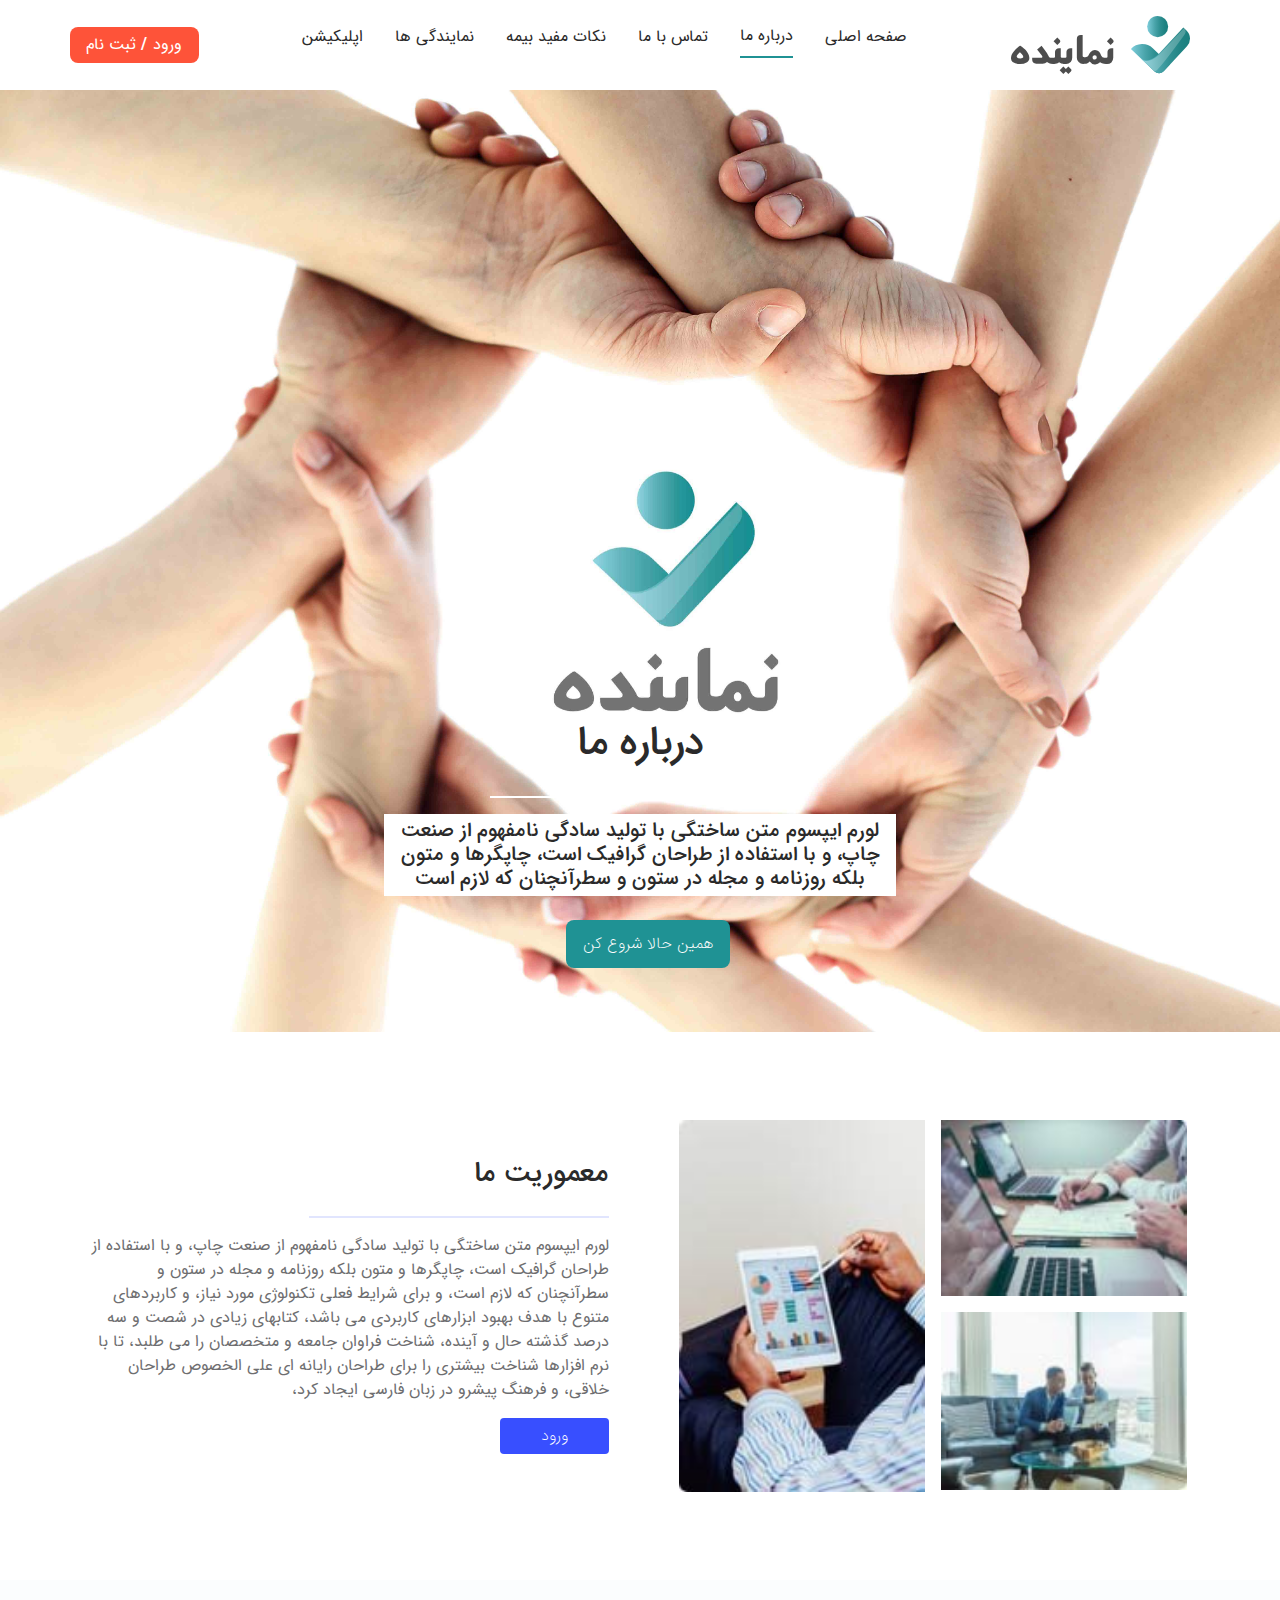
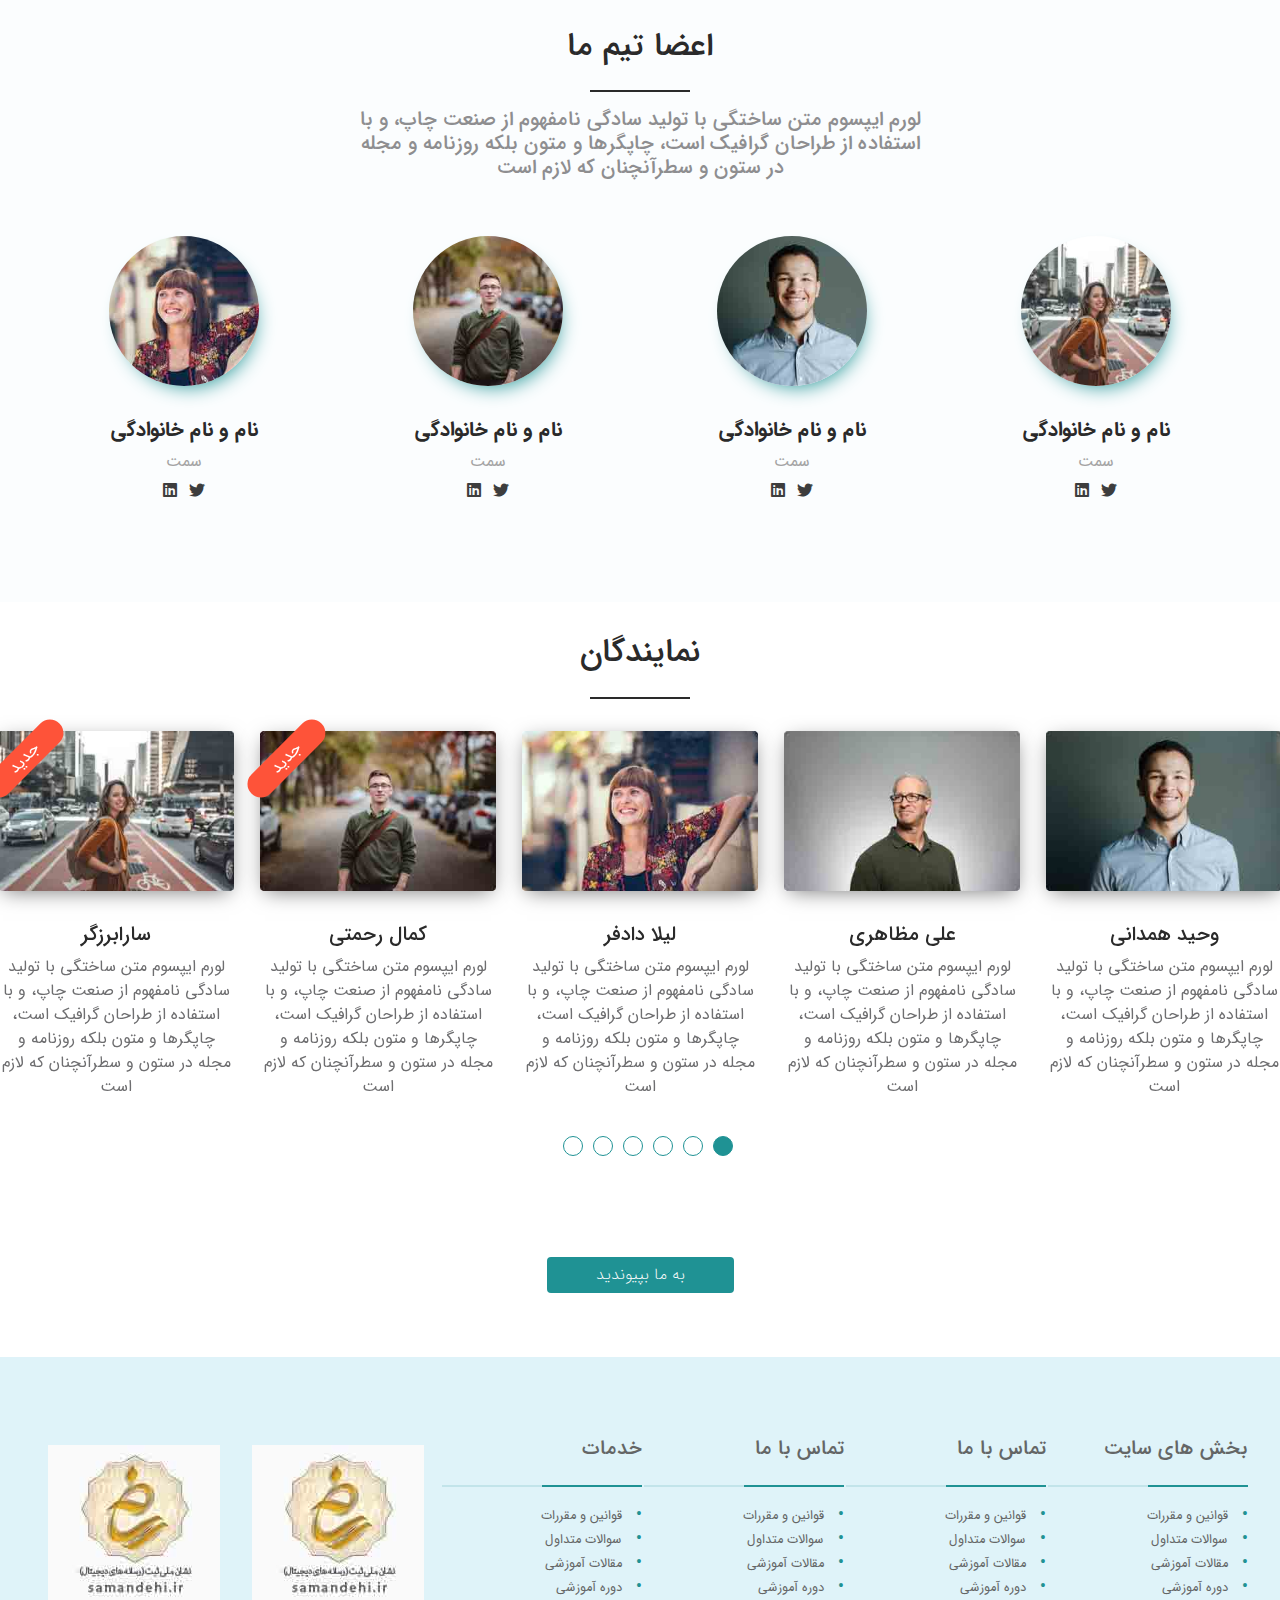
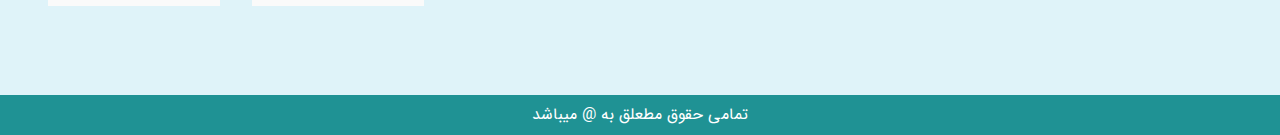
<file: about_us.html>
<!DOCTYPE html>
<html lang="en">
  <head>
    <meta charset="UTF-8" />
    <meta name="apple-mobile-web-app-capable" content="yes" />
    <meta
      name="viewport"
      content="width=device-width, initial-scale=1, maximum-scale=1.0, user-scalable=no"
    />
    <meta name="format-detection" content="telephone=no" />
    <title>درباره ما</title>
    <link rel="stylesheet" href="css/bootstrap.min.css" />
    <link
      href="https://use.fontawesome.com/releases/v5.0.7/css/all.css"
      rel="stylesheet"
    />
    <link rel="stylesheet" href="slick/slick.css" />
    <link rel="stylesheet" href="slick/slick-theme.css" />
    <link rel="stylesheet" href="css/style.css" />
  </head>
  <body>
    <!-- ........................................HEAD........................................ -->
    <div class="head login_head">
      <div class="container">
        <div class="row">
          <div class="mini_menu_icon">
            <i class="fa fa-bars menu_icon" aria-hidden="true"></i>
          </div>

          <div class="logo">
            <img src="img/لوگو.svg" alt="namayande" />
          </div>
          <ul class="menu">
            <li><a href="index.html">صفحه اصلی</a></li>
            <li class="under_line"><a href="about_us.html">درباره ما</a></li>
            <li><a href="call_us.html">تماس با ما</a></li>
            <li><a href="articles.html">نکات مفید بیمه</a></li>
            <li><a href="namayande_panel.html">نمایندگی ها</a></li>
            <li><a href="application.html">اپلیکیشن</a></li>
          </ul>
          <div class="login">
            <span class="login_btn">
              <a href="login.html" class="btn">ورود</a>
              <b>/</b>
              <a href="register.html">ثبت نام</a>
            </span>
            <a href="login.html"
              ><i class="fa fa-user account" aria-hidden="true"></i
            ></a>
          </div>
        </div>
      </div>
    </div>
    <!-- ////////////////////////////////////////HEAD//////////////////////////////////////// -->

    <!-- mini_menu -->
    <div class="mini_menu_list">
      <ul>
        <li><a href="index.html">صفحه اصلی</a></li>
        <li class="active"><a href="about_us.html">درباره ما</a></li>
        <li><a href="call_us.html">تماس با ما</a></li>
        <li><a href="articles.html">نکات مفید بیمه</a></li>
        <li><a href="namayande_panel.html">نمایندگی ها</a></li>
        <li><a href="application.html">اپلیکیشن</a></li>
        <li><a href="login.html">ورود</a></li>
      </ul>
    </div>
    <!-- mini_menu -->

    <!-- ........................................ABOUT_US........................................ -->
    <div class="about_us">
      <div class="container-fluid">
        <div class="row">
          <div class="about_box">
            <img
              class="about_img"
              src="img/Pages_Header_about_us.jpg"
              alt="namayande"
            />
            <!-- in mobile -->
            <!-- <img class="d-block d-md-none w-100" src="img/mini_big_slider.jpg" alt=""> -->
            <!-- in mobile -->
            <div class="about_caption">
              <h1>درباره ما</h1>
              <div class="line"></div>
              <h5>
                لورم ایپسوم متن ساختگی با تولید سادگی نامفهوم از صنعت چاپ، و با
                استفاده از طراحان گرافیک است، چاپگرها و متون بلکه روزنامه و مجله
                در ستون و سطرآنچنان که لازم است
              </h5>
              <div class="about_btns">
                <a href="#" class="btn now">همین حالا شروع کن</a>
                <!-- <a href="#" class="btn app">دانلود اپ</a> -->
              </div>
            </div>
          </div>
        </div>
      </div>
    </div>
    <!-- ////////////////////////////////////////ABOUT_US//////////////////////////////////////// -->

    <!-- ........................................OUR_MISSION........................................ -->
    <div class="our_mission">
      <div class="container">
        <div class="row">
          <div class="imgs col-11 col-lg">
            <div class="mini_imgs">
              <img src="img/40.jpg" alt="" />
              <img src="img/30.jpg" alt="" />
            </div>
            <img src="img/20.jpg" alt="" />
          </div>
          <div class="mission_info col-11 col-lg">
            <h3>معموریت ما</h3>
            <div class="line"></div>
            <p>
              لورم ایپسوم متن ساختگی با تولید سادگی نامفهوم از صنعت چاپ، و با
              استفاده از طراحان گرافیک است، چاپگرها و متون بلکه روزنامه و مجله
              در ستون و سطرآنچنان که لازم است، و برای شرایط فعلی تکنولوژی مورد
              نیاز، و کاربردهای متنوع با هدف بهبود ابزارهای کاربردی می باشد،
              کتابهای زیادی در شصت و سه درصد گذشته حال و آینده، شناخت فراوان
              جامعه و متخصصان را می طلبد، تا با نرم افزارها شناخت بیشتری را برای
              طراحان رایانه ای علی الخصوص طراحان خلاقی، و فرهنگ پیشرو در زبان
              فارسی ایجاد کرد،
            </p>
            <a href="#" class="btn">ورود</a>
          </div>
        </div>
      </div>
    </div>
    <!-- ////////////////////////////////////////OUR_MISSION//////////////////////////////////////// -->

    <!-- ........................................OUR_TEAM........................................ -->
    <div class="our_team">
      <div class="text_team">
        <div class="container">
          <div class="row">
            <h2>اعضا تیم ما</h2>
            <div class="line"></div>
            <h5>
              لورم ایپسوم متن ساختگی با تولید سادگی نامفهوم از صنعت چاپ، و با
              استفاده از طراحان گرافیک است، چاپگرها و متون بلکه روزنامه و مجله
              در ستون و سطرآنچنان که لازم است
            </h5>
          </div>
        </div>
      </div>
      <div class="team_parts">
        <div class="container">
          <div class="row">
            <div class="part">
              <img src="img/Rectangle--1.jpg" alt="" />
              <h5>نام و نام خانوادگی</h5>
              <span class="d-none d-md-block">سمت</span>
              <p class="d-block d-md-none">
                لورم ایپسوم متن ساختگی با تولید سادگی نامفهوم از صنعت چاپ، و با
                استفاده از طراحان گرافیک است، چاپگرها و متون بلکه روزنامه و مجله
                در ستون و سطرآنچنان که لازم است
              </p>
              <div class="socials">
                <i class="fab fa-twitter"></i>
                <i class="fab fa-linkedin"></i>
              </div>
            </div>
            <div class="part">
              <img src="img/Rectangle-4.jpg" alt="" />
              <h5>نام و نام خانوادگی</h5>
              <span class="d-none d-md-block">سمت</span>
              <p class="d-block d-md-none">
                لورم ایپسوم متن ساختگی با تولید سادگی نامفهوم از صنعت چاپ، و با
                استفاده از طراحان گرافیک است، چاپگرها و متون بلکه روزنامه و مجله
                در ستون و سطرآنچنان که لازم است
              </p>
              <div class="socials">
                <i class="fab fa-twitter"></i>
                <i class="fab fa-linkedin"></i>
              </div>
            </div>
            <div class="part">
              <img src="img/Rectangle--2.jpg" alt="" />
              <h5>نام و نام خانوادگی</h5>
              <span class="d-none d-md-block">سمت</span>
              <p class="d-block d-md-none">
                لورم ایپسوم متن ساختگی با تولید سادگی نامفهوم از صنعت چاپ، و با
                استفاده از طراحان گرافیک است، چاپگرها و متون بلکه روزنامه و مجله
                در ستون و سطرآنچنان که لازم است
              </p>
              <div class="socials">
                <i class="fab fa-twitter"></i>
                <i class="fab fa-linkedin"></i>
              </div>
            </div>
            <div class="part">
              <img src="img/Rectangle--3.jpg" alt="" />
              <h5>نام و نام خانوادگی</h5>
              <span class="d-none d-md-block">سمت</span>
              <p class="d-block d-md-none">
                لورم ایپسوم متن ساختگی با تولید سادگی نامفهوم از صنعت چاپ، و با
                استفاده از طراحان گرافیک است، چاپگرها و متون بلکه روزنامه و مجله
                در ستون و سطرآنچنان که لازم است
              </p>
              <div class="socials">
                <i class="fab fa-twitter"></i>
                <i class="fab fa-linkedin"></i>
              </div>
            </div>
          </div>
        </div>
      </div>
    </div>
    <!-- ////////////////////////////////////////OUR_TEAM//////////////////////////////////////// -->

    <!-- ........................................NAMAYANDEGAN........................................ -->
    <div class="namayandegan">
      <div class="container-fluid">
        <div class="row">
          <h2>نمایندگان</h2>
          <div class="line"></div>
          <div class="slider">
            <div>
              <div class="slide">
                <span class="new">جدید</span>
                <img src="img/Rectangle--1.jpg" alt="" />
                <h5>سارابرزگر</h5>
                <p>
                  لورم ایپسوم متن ساختگی با تولید سادگی نامفهوم از صنعت چاپ، و
                  با استفاده از طراحان گرافیک است، چاپگرها و متون بلکه روزنامه و
                  مجله در ستون و سطرآنچنان که لازم است
                </p>
              </div>
            </div>
            <div>
              <div class="slide">
                <span class="new">جدید</span>
                <img src="img/Rectangle--2.jpg" alt="" />
                <h5>کمال رحمتی</h5>
                <p>
                  لورم ایپسوم متن ساختگی با تولید سادگی نامفهوم از صنعت چاپ، و
                  با استفاده از طراحان گرافیک است، چاپگرها و متون بلکه روزنامه و
                  مجله در ستون و سطرآنچنان که لازم است
                </p>
              </div>
            </div>
            <div>
              <div class="slide">
                <img src="img/Rectangle--3.jpg" alt="" />
                <h5>لیلا دادفر</h5>
                <p>
                  لورم ایپسوم متن ساختگی با تولید سادگی نامفهوم از صنعت چاپ، و
                  با استفاده از طراحان گرافیک است، چاپگرها و متون بلکه روزنامه و
                  مجله در ستون و سطرآنچنان که لازم است
                </p>
              </div>
            </div>
            <div>
              <div class="slide">
                <img src="img/Rectangle--4.jpg" alt="" />
                <h5>علی مظاهری</h5>
                <p>
                  لورم ایپسوم متن ساختگی با تولید سادگی نامفهوم از صنعت چاپ، و
                  با استفاده از طراحان گرافیک است، چاپگرها و متون بلکه روزنامه و
                  مجله در ستون و سطرآنچنان که لازم است
                </p>
              </div>
            </div>
            <div>
              <div class="slide">
                <img src="img/Rectangle-4.jpg" alt="" />
                <h5>وحید همدانی</h5>
                <p>
                  لورم ایپسوم متن ساختگی با تولید سادگی نامفهوم از صنعت چاپ، و
                  با استفاده از طراحان گرافیک است، چاپگرها و متون بلکه روزنامه و
                  مجله در ستون و سطرآنچنان که لازم است
                </p>
              </div>
            </div>
            <div>
              <div class="slide">
                <img src="img/Rectangle--3.jpg" alt="" />
                <h5>لیلا دادفر</h5>
                <p>
                  لورم ایپسوم متن ساختگی با تولید سادگی نامفهوم از صنعت چاپ، و
                  با استفاده از طراحان گرافیک است، چاپگرها و متون بلکه روزنامه و
                  مجله در ستون و سطرآنچنان که لازم است
                </p>
              </div>
            </div>
          </div>
        </div>
      </div>
    </div>
    <div class="namayandegan mini_namayande">
      <div class="container-fluid">
        <div class="row">
          <h2>نمایندگان</h2>
          <div class="line"></div>
          <div class="slider mini_slider">
            <div>
              <div class="slide">
                <span class="new">جدید</span>
                <img src="img/Rectangle--1.jpg" alt="" />
                <h5>سارابرزگر</h5>
                <p>
                  لورم ایپسوم متن ساختگی با تولید سادگی نامفهوم از صنعت چاپ، و
                  با استفاده از طراحان گرافیک است، چاپگرها و متون بلکه روزنامه و
                  مجله در ستون و سطرآنچنان که لازم است
                </p>
              </div>
            </div>
            <div>
              <div class="slide">
                <span class="new">جدید</span>
                <img src="img/Rectangle--2.jpg" alt="" />
                <h5>کمال رحمتی</h5>
                <p>
                  لورم ایپسوم متن ساختگی با تولید سادگی نامفهوم از صنعت چاپ، و
                  با استفاده از طراحان گرافیک است، چاپگرها و متون بلکه روزنامه و
                  مجله در ستون و سطرآنچنان که لازم است
                </p>
              </div>
            </div>
            <div>
              <div class="slide">
                <img src="img/Rectangle--3.jpg" alt="" />
                <h5>لیلا دادفر</h5>
                <p>
                  لورم ایپسوم متن ساختگی با تولید سادگی نامفهوم از صنعت چاپ، و
                  با استفاده از طراحان گرافیک است، چاپگرها و متون بلکه روزنامه و
                  مجله در ستون و سطرآنچنان که لازم است
                </p>
              </div>
            </div>
            <div>
              <div class="slide">
                <img src="img/Rectangle--4.jpg" alt="" />
                <h5>علی مظاهری</h5>
                <p>
                  لورم ایپسوم متن ساختگی با تولید سادگی نامفهوم از صنعت چاپ، و
                  با استفاده از طراحان گرافیک است، چاپگرها و متون بلکه روزنامه و
                  مجله در ستون و سطرآنچنان که لازم است
                </p>
              </div>
            </div>
            <div>
              <div class="slide">
                <img src="img/Rectangle-4.jpg" alt="" />
                <h5>وحید همدانی</h5>
                <p>
                  لورم ایپسوم متن ساختگی با تولید سادگی نامفهوم از صنعت چاپ، و
                  با استفاده از طراحان گرافیک است، چاپگرها و متون بلکه روزنامه و
                  مجله در ستون و سطرآنچنان که لازم است
                </p>
              </div>
            </div>
            <div>
              <div class="slide">
                <img src="img/Rectangle--3.jpg" alt="" />
                <h5>لیلا دادفر</h5>
                <p>
                  لورم ایپسوم متن ساختگی با تولید سادگی نامفهوم از صنعت چاپ، و
                  با استفاده از طراحان گرافیک است، چاپگرها و متون بلکه روزنامه و
                  مجله در ستون و سطرآنچنان که لازم است
                </p>
              </div>
            </div>
          </div>
        </div>
      </div>
    </div>

    <div class="table_namayande">
      <div class="container-fluid">
        <div class="row">
          <h2>نمایندگان</h2>
          <div class="line"></div>
          <table class="table table-bordered">
            <thead>
              <tr>
                <th>کد نمایندگی</th>
                <th>شرکت بیمه</th>
                <th>نام نماینده</th>
              </tr>
            </thead>
            <tbody>
              <tr>
                <td>1243</td>
                <td>بیمه ایران</td>
                <td>آقای احندرضا بیرنگ</td>
              </tr>
              <tr>
                <td>1243</td>
                <td>بیمه ایران</td>
                <td>آقای احندرضا بیرنگ</td>
              </tr>
              <tr>
                <td>1243</td>
                <td>بیمه ایران</td>
                <td>آقای احندرضا بیرنگ</td>
              </tr>
              <tr>
                <td>1243</td>
                <td>بیمه ایران</td>
                <td>آقای احندرضا بیرنگ</td>
              </tr>
              <tr>
                <td>1243</td>
                <td>بیمه ایران</td>
                <td>آقای احندرضا بیرنگ</td>
              </tr>
            </tbody>
          </table>
        </div>
      </div>
    </div>
    <!-- ////////////////////////////////////////NAMAYANDEGAN//////////////////////////////////////// -->

    <!-- ........................................PAGINATION........................................ -->
    <div class="pagination paginate_nameyande d-block d-sm-none">
      <div class="container">
        <div class="row">
          <div class="paginate_box">
            <a href="#"><i class="fa fa-angle-left" aria-hidden="true"></i></a>
            <a href="#"><span class="digit active">1</span></a>
            <a href="#"><span class="digit">2</span></a>
            <a href="#"><span class="digit">3</span></a>
            <a href="#"><i class="fa fa-angle-right" aria-hidden="true"></i></a>
          </div>
        </div>
      </div>
    </div>
    <!-- ////////////////////////////////////////PAGINATION//////////////////////////////////////// -->

    <div class="connect_us">
      <a href="#" class="btn">به ما بپیوندید</a>
    </div>

    <!-- ........................................FOOTER........................................ -->
    <div class="footer">
      <div class="container-fluid">
        <div class="row">
          <div class="site_episode">
            <h5>بخش های سایت</h5>
            <div class="lines">
              <div class="one"></div>
              <div class="two"></div>
            </div>
            <ul>
              <li><a href="#">قوانین و مقررات</a></li>
              <li><a href="#">سوالات متداول</a></li>
              <li><a href="#">مقالات آموزشی</a></li>
              <li><a href="#">دوره آموزشی</a></li>
            </ul>
          </div>
          <div class="call_us">
            <h5>تماس با ما</h5>
            <div class="lines">
              <div class="one"></div>
              <div class="two"></div>
            </div>
            <ul>
              <li><a href="#">قوانین و مقررات</a></li>
              <li><a href="#">سوالات متداول</a></li>
              <li><a href="#">مقالات آموزشی</a></li>
              <li><a href="#">دوره آموزشی</a></li>
            </ul>
          </div>
          <div class="call_us">
            <h5>تماس با ما</h5>
            <div class="lines">
              <div class="one"></div>
              <div class="two"></div>
            </div>
            <ul>
              <li><a href="#">قوانین و مقررات</a></li>
              <li><a href="#">سوالات متداول</a></li>
              <li><a href="#">مقالات آموزشی</a></li>
              <li><a href="#">دوره آموزشی</a></li>
            </ul>
          </div>
          <div class="service">
            <h5>خدمات</h5>
            <div class="lines">
              <div class="one"></div>
              <div class="two"></div>
            </div>
            <ul>
              <li><a href="#">قوانین و مقررات</a></li>
              <li><a href="#">سوالات متداول</a></li>
              <li><a href="#">مقالات آموزشی</a></li>
              <li><a href="#">دوره آموزشی</a></li>
            </ul>
          </div>
          <div class="sabt_img">
            <div><img src="img/sabt.jpg" alt="" /></div>
            <div><img src="img/sabt.jpg" alt="" /></div>
          </div>
        </div>
      </div>
    </div>
    <div class="copyright">
      <span>تمامی حقوق مطعلق به @ میباشد</span>
    </div>
    <!-- ////////////////////////////////////////FOOTER//////////////////////////////////////// -->

    <!-- JavaScript Files -->
    <script src="js/jquery-3.5.1.min.js"></script>
    <script src="js/tether.min.js"></script>
    <script src="js/bootstrap.min.js"></script>
    <script src="slick/slick.js"></script>
    <script>
      $(".carousel").carousel();

      $(function () {
        $(".mini_slider").slick({
          slidesToShow: 3,
          adaptiveHeight: true,
          slidesToScroll: 1,
          autoplay: true,
          autoplaySpeed: 2000,
          dots: true,
        });
      });

      $(function () {
        $(".slider").slick({
          slidesToShow: 5,
          adaptiveHeight: true,
          slidesToScroll: 1,
          autoplay: true,
          autoplaySpeed: 2000,
          dots: true,
        });
      });

      $(".head .mini_menu_icon i.menu_icon").on("click", function () {
        $(".mini_menu_list ul").slideToggle(400);
      });
    </script>
  </body>
</html>
</file>
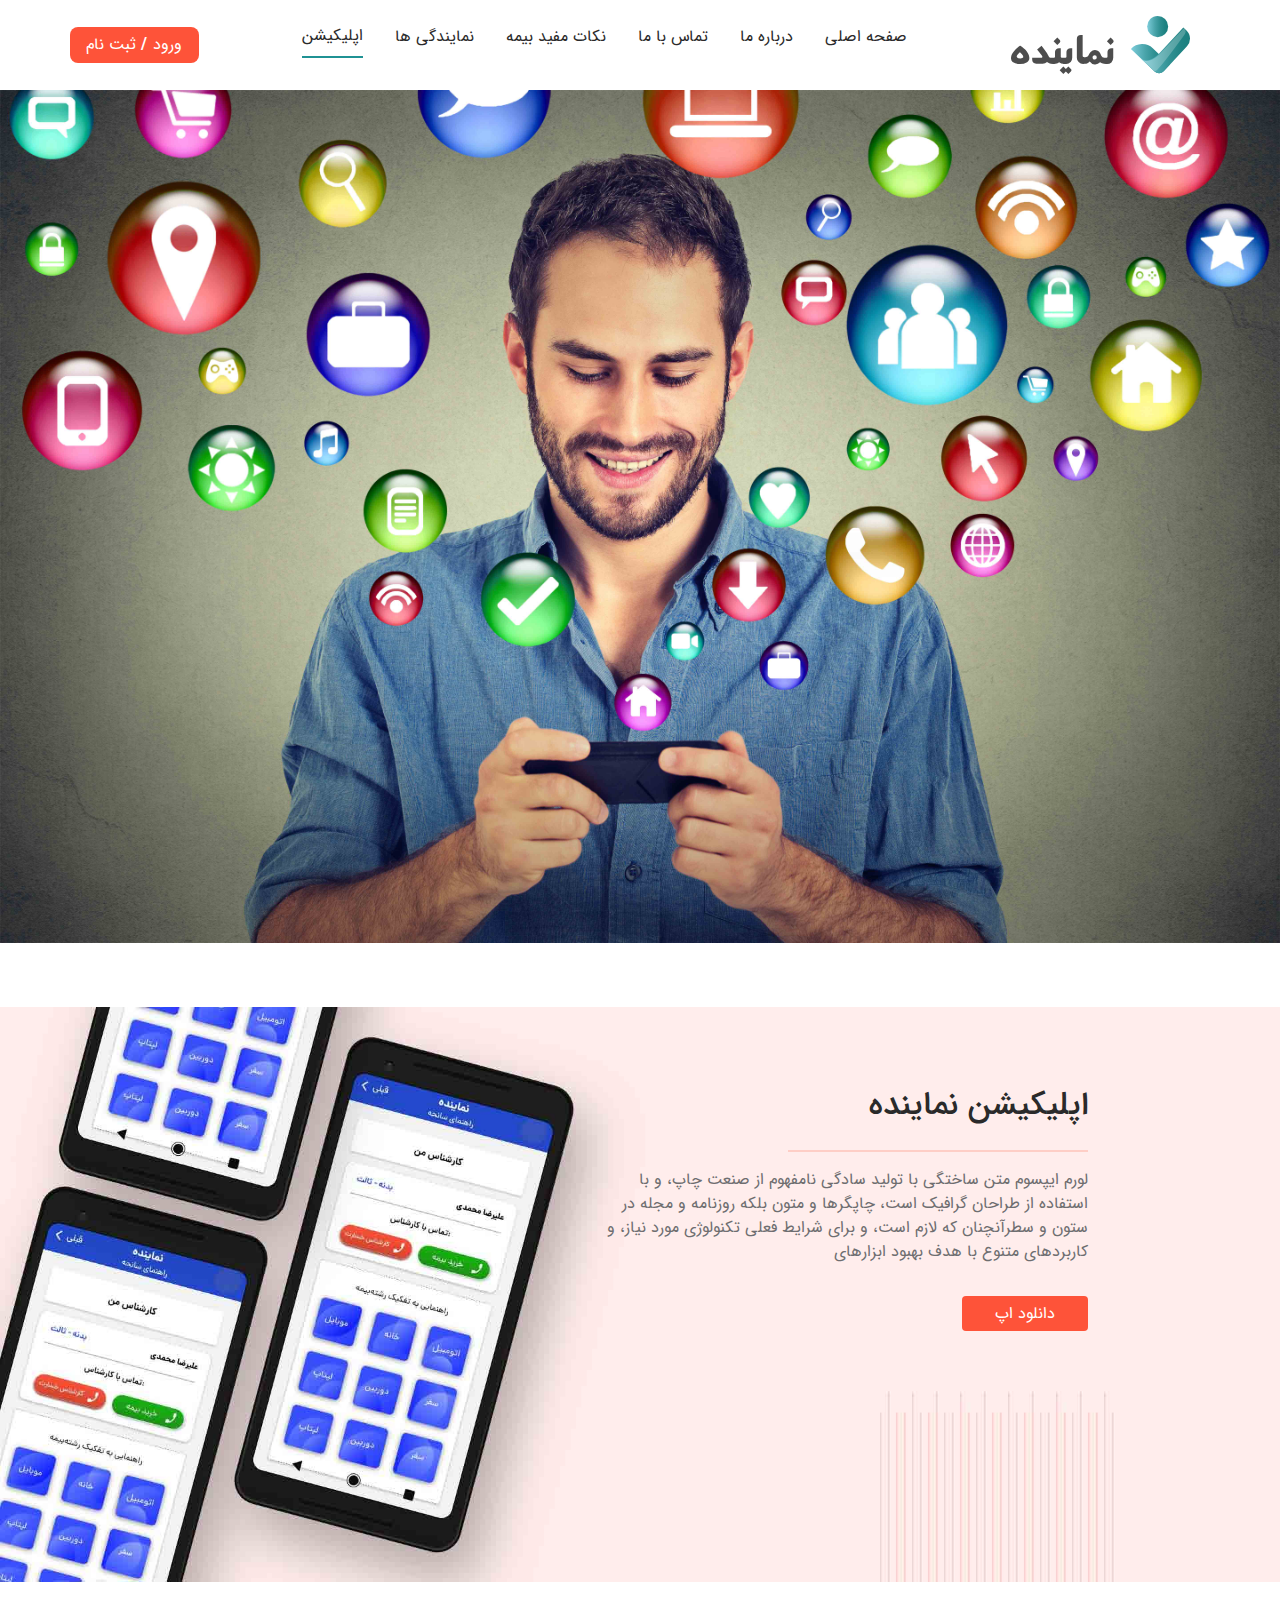
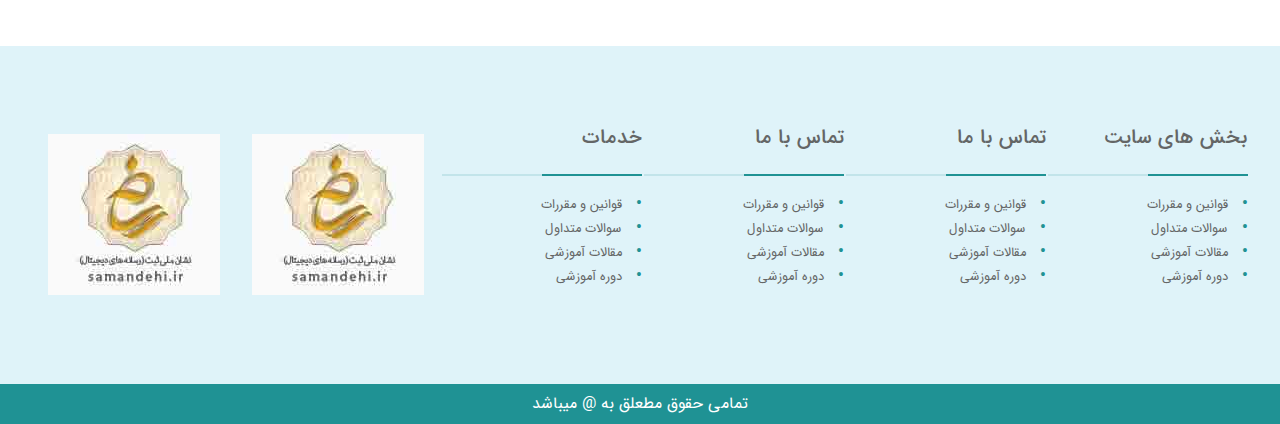
<file: application.html>
<!DOCTYPE html>
<html lang="en">
  <head>
    <meta charset="UTF-8" />
    <meta name="apple-mobile-web-app-capable" content="yes" />
    <meta
      name="viewport"
      content="width=device-width, initial-scale=1, maximum-scale=1.0, user-scalable=no"
    />
    <meta name="format-detection" content="telephone=no" />
    <title></title>
    <link rel="stylesheet" href="css/bootstrap.min.css" />
    <link
      href="https://use.fontawesome.com/releases/v5.0.7/css/all.css"
      rel="stylesheet"
    />
    <link rel="stylesheet" href="slick/slick.css" />
    <link rel="stylesheet" href="slick/slick-theme.css" />
    <link rel="stylesheet" href="css/style.css" />
  </head>
  <body>
    <!-- ........................................HEAD........................................ -->
    <div class="head login_head">
      <div class="container">
        <div class="row">
          <div class="mini_menu_icon">
            <i class="fa fa-bars menu_icon" aria-hidden="true"></i>
          </div>

          <div class="logo">
            <img src="img/لوگو.svg" alt="namayande" />
          </div>
          <ul class="menu">
            <li><a href="index.html">صفحه اصلی</a></li>
            <li><a href="about_us.html">درباره ما</a></li>
            <li><a href="call_us.html">تماس با ما</a></li>
            <li><a href="articles.html">نکات مفید بیمه</a></li>
            <li><a href="namayande_panel.html">نمایندگی ها</a></li>
            <li class="under_line"><a href="application.html">اپلیکیشن</a></li>
          </ul>
          <div class="login">
            <span class="login_btn">
              <a href="login.html" class="btn">ورود</a>
              <b>/</b>
              <a href="register.html">ثبت نام</a>
            </span>
            <a href="login.html"
              ><i class="fa fa-user account" aria-hidden="true"></i
            ></a>
          </div>
        </div>
      </div>
    </div>
    <!-- ////////////////////////////////////////HEAD//////////////////////////////////////// -->

    <!-- mini_menu -->
    <div class="mini_menu_list">
      <ul>
        <li><a href="index.html">صفحه اصلی</a></li>
        <li><a href="about_us.html">درباره ما</a></li>
        <li><a href="call_us.html">تماس با ما</a></li>
        <li><a href="articles.html">نکات مفید بیمه</a></li>
        <li><a href="namayande_panel.html">نمایندگی ها</a></li>
        <li class="active"><a href="application.html">اپلیکیشن</a></li>
        <li><a href="login.html">ورود</a></li>
      </ul>
    </div>
    <!-- mini_menu -->

    <!-- ........................................HEAD_POSTER........................................ -->
    <div class="head_poster">
      <div class="container-fluid">
        <div class="row">
          <img src="img/Pages_Header_Application.jpg" alt="" />
        </div>
      </div>
    </div>
    <!-- ////////////////////////////////////////HEAD_POSTER//////////////////////////////////////// -->

    <!-- ........................................APPLICATION........................................ -->
    <div class="application">
      <div class="container-fluid">
        <div class="row">
          <img
            class="cover d-none d-lg-block"
            src="img/اپلیکیشن.jpg"
            alt="application"
          />
          <img
            class="cover d-none d-lg-none d-sm-block"
            src="img/اپلیکیشن-تبلت.jpg"
            alt="application"
          />
          <img
            class="cover d-block d-sm-none"
            src="img/اپلیکیشن-_-موبایل.jpg"
            alt="application"
          />
          <div class="caption">
            <h2>اپلیکیشن نماینده</h2>
            <div class="line"></div>
            <p>
              لورم ایپسوم متن ساختگی با تولید سادگی نامفهوم از صنعت چاپ، و با
              استفاده از طراحان گرافیک است، چاپگرها و متون بلکه روزنامه و مجله
              در ستون و سطرآنچنان که لازم است، و برای شرایط فعلی تکنولوژی مورد
              نیاز، و کاربردهای متنوع با هدف بهبود ابزارهای
            </p>
            <a href="#" class="btn">دانلود اپ</a>
          </div>
        </div>
      </div>
    </div>
    <!-- ////////////////////////////////////////APPLICATION//////////////////////////////////////// -->

    <!-- ........................................FOOTER........................................ -->
    <div class="footer">
      <div class="container-fluid">
        <div class="row">
          <div class="site_episode">
            <h5>بخش های سایت</h5>
            <div class="lines">
              <div class="one"></div>
              <div class="two"></div>
            </div>
            <ul>
              <li><a href="#">قوانین و مقررات</a></li>
              <li><a href="#">سوالات متداول</a></li>
              <li><a href="#">مقالات آموزشی</a></li>
              <li><a href="#">دوره آموزشی</a></li>
            </ul>
          </div>
          <div class="call_us">
            <h5>تماس با ما</h5>
            <div class="lines">
              <div class="one"></div>
              <div class="two"></div>
            </div>
            <ul>
              <li><a href="#">قوانین و مقررات</a></li>
              <li><a href="#">سوالات متداول</a></li>
              <li><a href="#">مقالات آموزشی</a></li>
              <li><a href="#">دوره آموزشی</a></li>
            </ul>
          </div>
          <div class="call_us">
            <h5>تماس با ما</h5>
            <div class="lines">
              <div class="one"></div>
              <div class="two"></div>
            </div>
            <ul>
              <li><a href="#">قوانین و مقررات</a></li>
              <li><a href="#">سوالات متداول</a></li>
              <li><a href="#">مقالات آموزشی</a></li>
              <li><a href="#">دوره آموزشی</a></li>
            </ul>
          </div>
          <div class="service">
            <h5>خدمات</h5>
            <div class="lines">
              <div class="one"></div>
              <div class="two"></div>
            </div>
            <ul>
              <li><a href="#">قوانین و مقررات</a></li>
              <li><a href="#">سوالات متداول</a></li>
              <li><a href="#">مقالات آموزشی</a></li>
              <li><a href="#">دوره آموزشی</a></li>
            </ul>
          </div>
          <div class="sabt_img">
            <div><img src="img/sabt.jpg" alt="" /></div>
            <div><img src="img/sabt.jpg" alt="" /></div>
          </div>
        </div>
      </div>
    </div>
    <div class="copyright">
      <span>تمامی حقوق مطعلق به @ میباشد</span>
    </div>
    <!-- ////////////////////////////////////////FOOTER//////////////////////////////////////// -->

    <!-- JavaScript Files -->
    <script src="js/jquery-3.5.1.min.js"></script>
    <script src="js/tether.min.js"></script>
    <script src="js/bootstrap.min.js"></script>
    <script src="slick/slick.js"></script>
    <script>
      $(".head .mini_menu_icon i.menu_icon").on("click", function () {
        $(".mini_menu_list ul").slideToggle(400);
      });
    </script>
  </body>
</html>
</file>
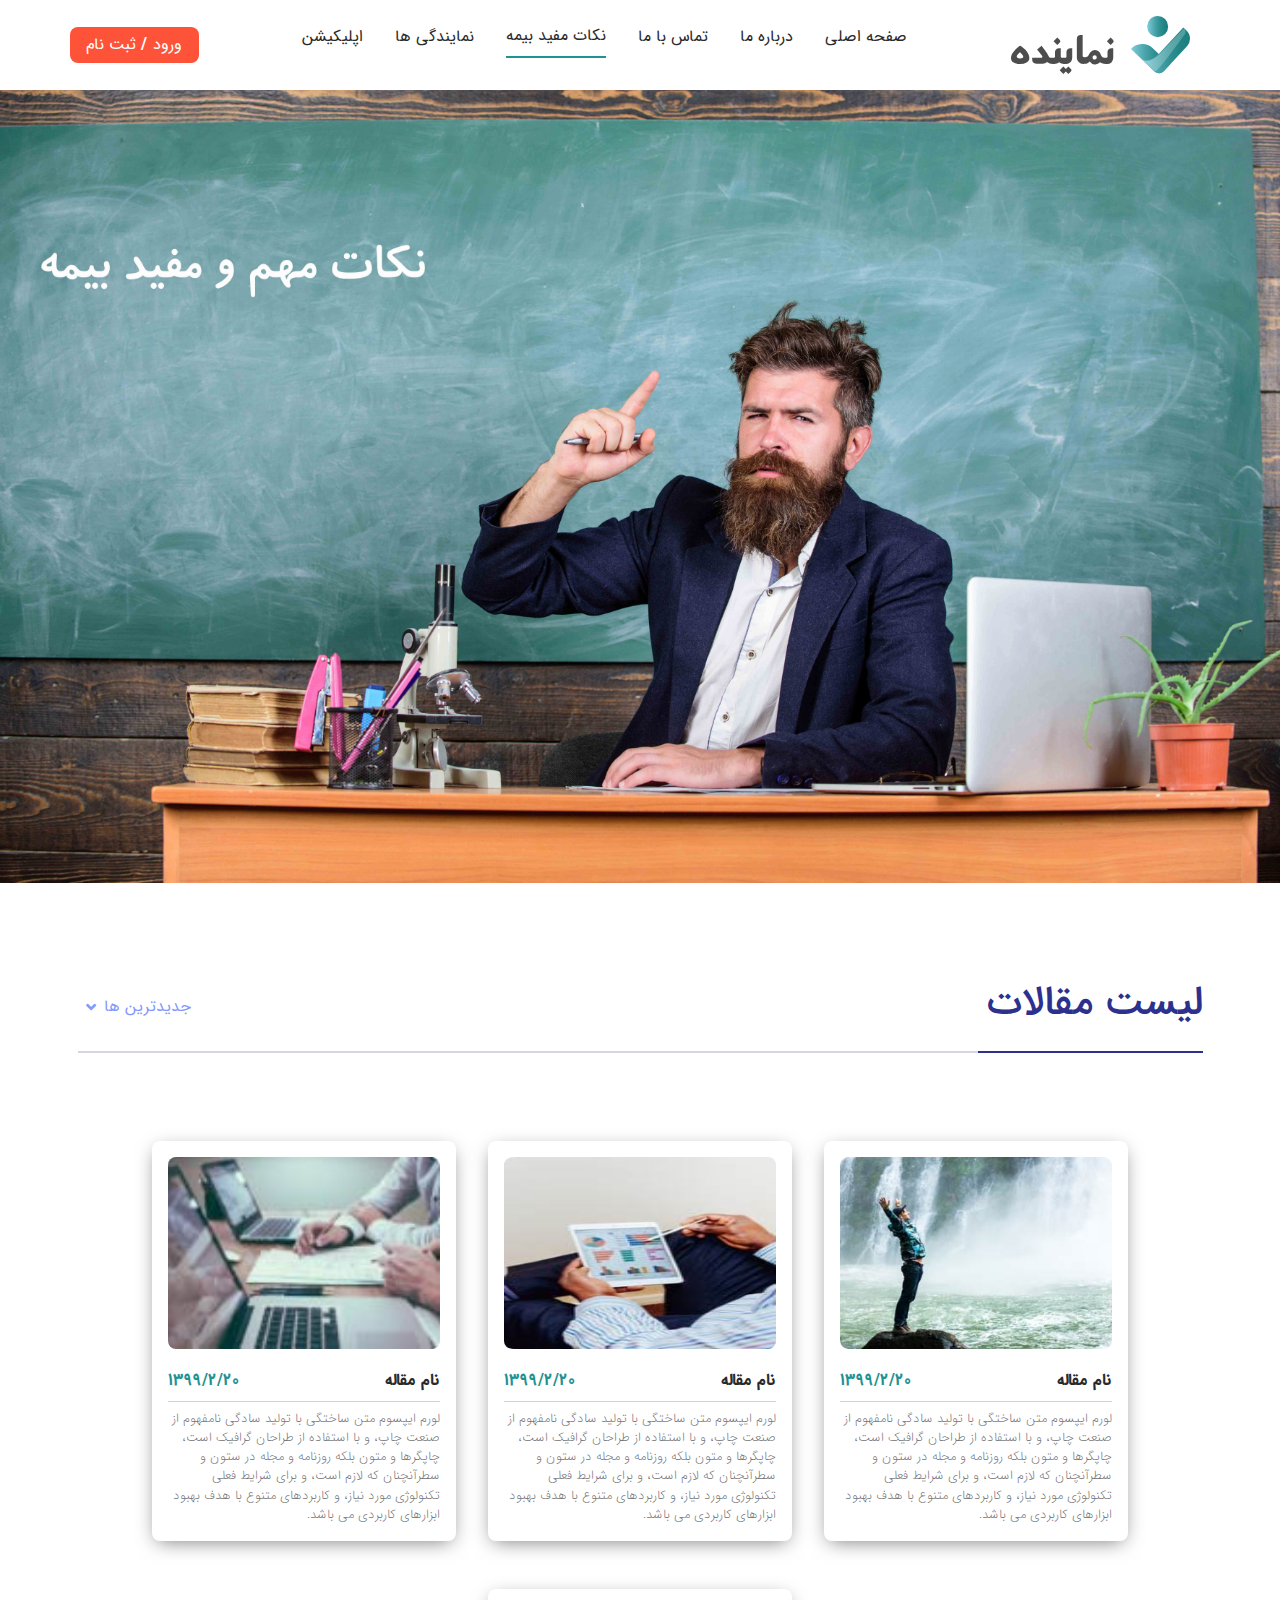
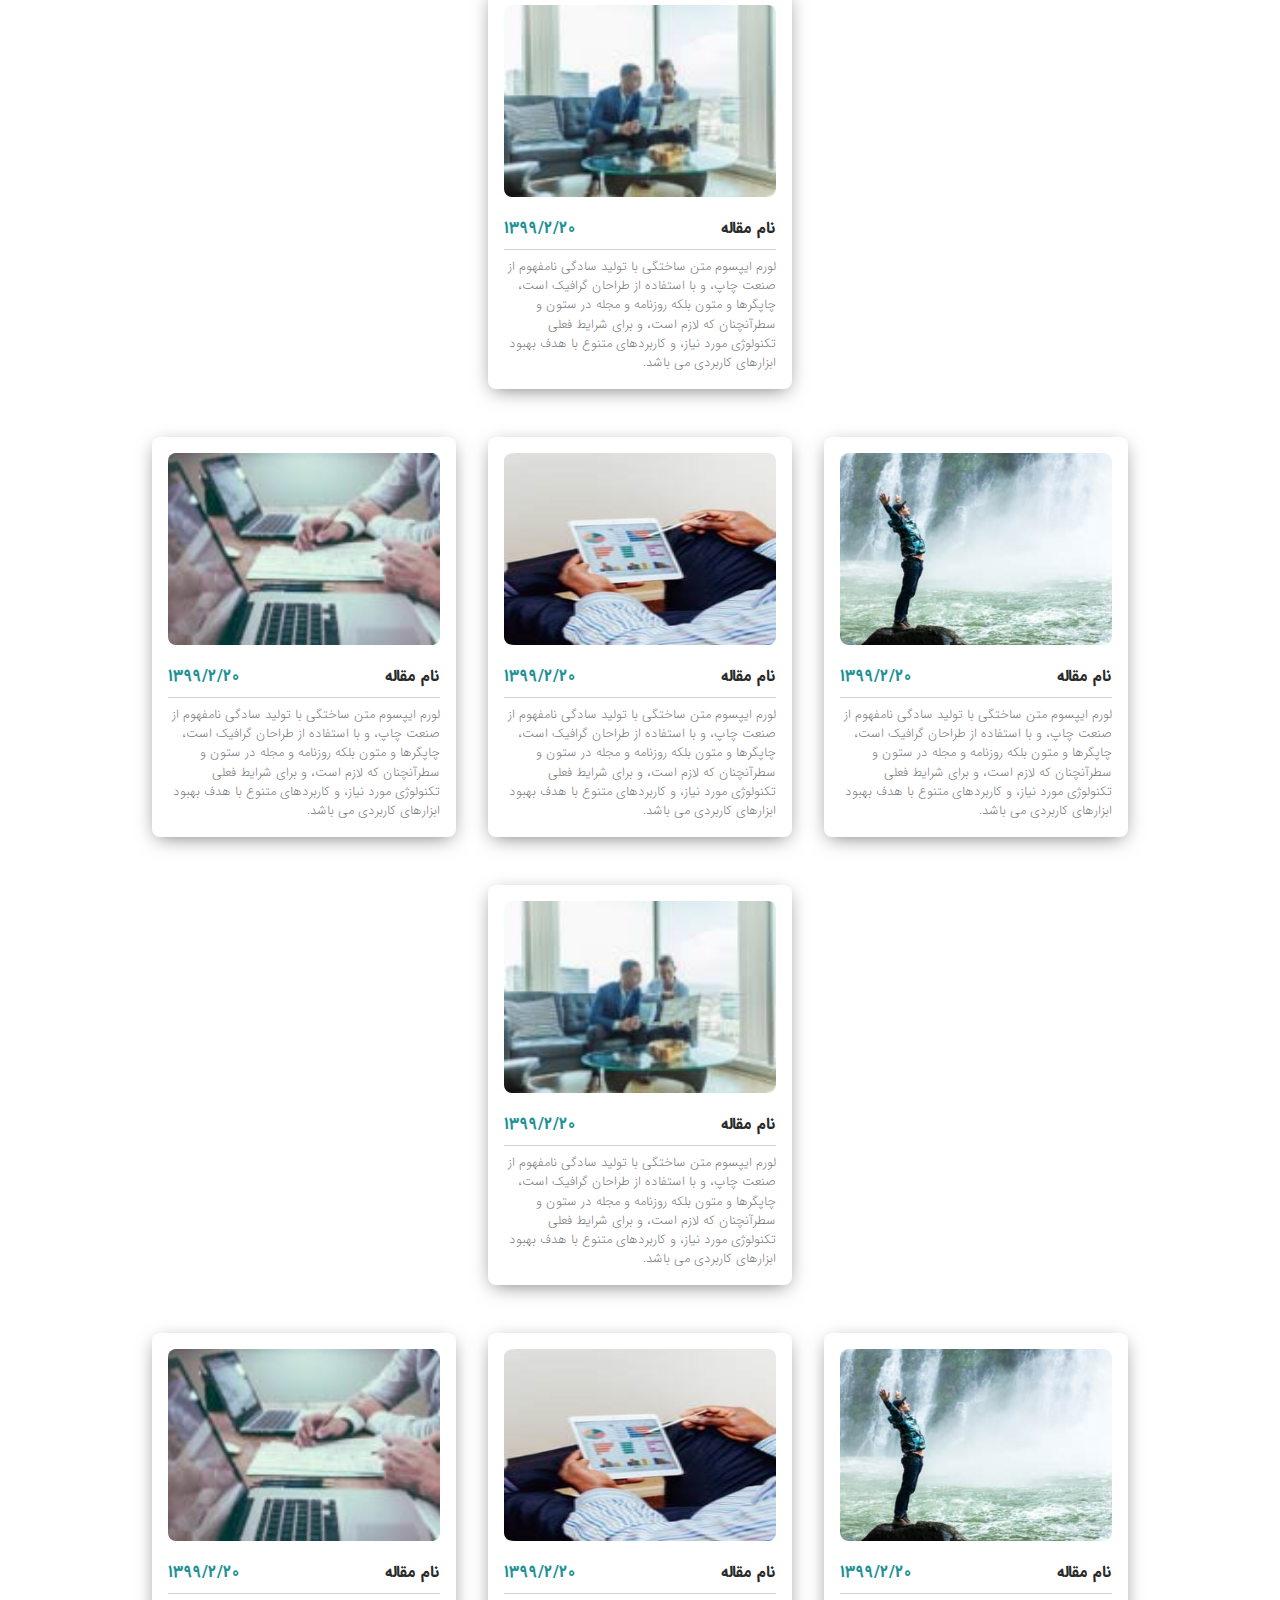
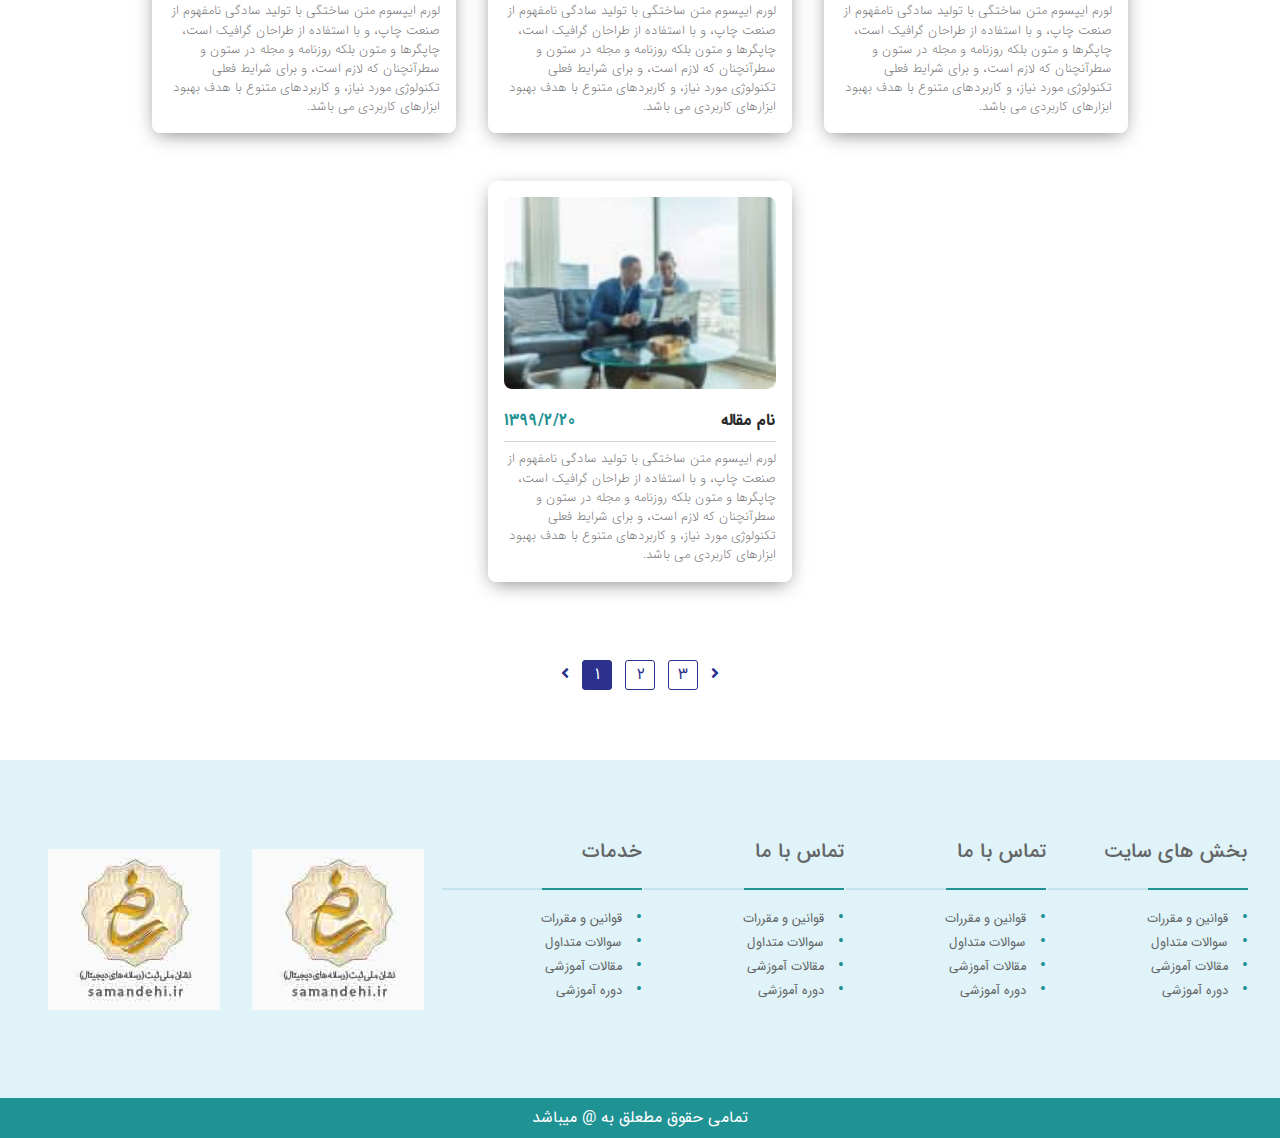
<file: articles.html>
<!DOCTYPE html>
<html lang="en">
  <head>
    <meta charset="UTF-8" />
    <meta name="apple-mobile-web-app-capable" content="yes" />
    <meta
      name="viewport"
      content="width=device-width, initial-scale=1, maximum-scale=1.0, user-scalable=no"
    />
    <meta name="format-detection" content="telephone=no" />
    <title>مقالات</title>
    <link rel="stylesheet" href="css/bootstrap.min.css" />
    <link
      href="https://use.fontawesome.com/releases/v5.0.7/css/all.css"
      rel="stylesheet"
    />
    <link rel="stylesheet" href="slick/slick.css" />
    <link rel="stylesheet" href="slick/slick-theme.css" />
    <link rel="stylesheet" href="css/style.css" />
  </head>
  <body>
    <!-- ........................................HEAD........................................ -->
    <div class="head login_head">
      <div class="container">
        <div class="row">
          <div class="mini_menu_icon">
            <i class="fa fa-bars menu_icon" aria-hidden="true"></i>
          </div>

          <div class="logo">
            <img src="img/لوگو.svg" alt="namayande" />
          </div>
          <ul class="menu">
            <li><a href="index.html">صفحه اصلی</a></li>
            <li><a href="about_us.html">درباره ما</a></li>
            <li><a href="call_us.html">تماس با ما</a></li>
            <li class="under_line">
              <a href="articles.html">نکات مفید بیمه</a>
            </li>
            <li><a href="namayande_panel.html">نمایندگی ها</a></li>
            <li><a href="application.html">اپلیکیشن</a></li>
          </ul>
          <div class="login">
            <span class="login_btn">
              <a href="login.html" class="btn">ورود</a>
              <b>/</b>
              <a href="register.html">ثبت نام</a>
            </span>
            <a href="login.html"
              ><i class="fa fa-user account" aria-hidden="true"></i
            ></a>
          </div>
        </div>
      </div>
    </div>
    <!-- ////////////////////////////////////////HEAD//////////////////////////////////////// -->

    <!-- mini_menu -->
    <div class="mini_menu_list">
      <ul>
        <li><a href="index.html">صفحه اصلی</a></li>
        <li><a href="about_us.html">درباره ما</a></li>
        <li><a href="call_us.html">تماس با ما</a></li>
        <li class="active"><a href="articles.html">نکات مفید بیمه</a></li>
        <li><a href="namayande_panel.html">نمایندگی ها</a></li>
        <li><a href="application.html">اپلیکیشن</a></li>
        <li><a href="login.html">ورود</a></li>
      </ul>
    </div>
    <!-- mini_menu -->

    <!-- ........................................ARTICLE_POSTER........................................ -->
    <div class="article_poster">
      <div class="container-fluid">
        <div class="row">
          <img src="img/Pages_Header_Tips_and_Tricks.jpg" alt="" />
        </div>
      </div>
    </div>
    <!-- ////////////////////////////////////////ARTICLE_POSTER//////////////////////////////////////// -->

    <!-- ........................................ARTICLES........................................ -->
    <div class="articles">
      <div class="head_article">
        <div class="container-fluid">
          <div class="row">
            <div class="texts">
              <h1>لیست مقالات</h1>
              <a class="news" href="#"
                >جدیدترین ها <i class="fa fa-angle-down" aria-hidden="true"></i
              ></a>
              <i class="fa fa-filter filter" aria-hidden="true"></i>
            </div>
            <div class="lines">
              <div class="min_line"></div>
              <div class="big_line"></div>
            </div>
          </div>
        </div>
      </div>
      <div class="article_row">
        <div class="container-fluid">
          <div class="row">
            <div class="card">
              <img class="card-img-top" src="img/2.jpg" alt="article" />
              <div class="card-body">
                <div class="title">
                  <span>نام مقاله</span>
                  <a href="#">1399/2/20</a>
                </div>
                <p class="card-text">
                  لورم ایپسوم متن ساختگی با تولید سادگی نامفهوم از صنعت چاپ، و
                  با استفاده از طراحان گرافیک است، چاپگرها و متون بلکه روزنامه و
                  مجله در ستون و سطرآنچنان که لازم است، و برای شرایط فعلی
                  تکنولوژی مورد نیاز، و کاربردهای متنوع با هدف بهبود ابزارهای
                  کاربردی می باشد.
                </p>
              </div>
            </div>
            <div class="card">
              <img class="card-img-top" src="img/20.jpg" alt="article" />
              <div class="card-body">
                <div class="title">
                  <span>نام مقاله</span>
                  <a href="#">1399/2/20</a>
                </div>
                <p class="card-text">
                  لورم ایپسوم متن ساختگی با تولید سادگی نامفهوم از صنعت چاپ، و
                  با استفاده از طراحان گرافیک است، چاپگرها و متون بلکه روزنامه و
                  مجله در ستون و سطرآنچنان که لازم است، و برای شرایط فعلی
                  تکنولوژی مورد نیاز، و کاربردهای متنوع با هدف بهبود ابزارهای
                  کاربردی می باشد.
                </p>
              </div>
            </div>
            <div class="card">
              <img class="card-img-top" src="img/40.jpg" alt="article" />
              <div class="card-body">
                <div class="title">
                  <span>نام مقاله</span>
                  <a href="#">1399/2/20</a>
                </div>
                <p class="card-text">
                  لورم ایپسوم متن ساختگی با تولید سادگی نامفهوم از صنعت چاپ، و
                  با استفاده از طراحان گرافیک است، چاپگرها و متون بلکه روزنامه و
                  مجله در ستون و سطرآنچنان که لازم است، و برای شرایط فعلی
                  تکنولوژی مورد نیاز، و کاربردهای متنوع با هدف بهبود ابزارهای
                  کاربردی می باشد.
                </p>
              </div>
            </div>
            <div class="card">
              <img class="card-img-top" src="img/30.jpg" alt="article" />
              <div class="card-body">
                <div class="title">
                  <span>نام مقاله</span>
                  <a href="#">1399/2/20</a>
                </div>
                <p class="card-text">
                  لورم ایپسوم متن ساختگی با تولید سادگی نامفهوم از صنعت چاپ، و
                  با استفاده از طراحان گرافیک است، چاپگرها و متون بلکه روزنامه و
                  مجله در ستون و سطرآنچنان که لازم است، و برای شرایط فعلی
                  تکنولوژی مورد نیاز، و کاربردهای متنوع با هدف بهبود ابزارهای
                  کاربردی می باشد.
                </p>
              </div>
            </div>
          </div>
        </div>
      </div>
      <div class="article_row">
        <div class="container-fluid">
          <div class="row">
            <div class="card">
              <img class="card-img-top" src="img/2.jpg" alt="article" />
              <div class="card-body">
                <div class="title">
                  <span>نام مقاله</span>
                  <a href="#">1399/2/20</a>
                </div>
                <p class="card-text">
                  لورم ایپسوم متن ساختگی با تولید سادگی نامفهوم از صنعت چاپ، و
                  با استفاده از طراحان گرافیک است، چاپگرها و متون بلکه روزنامه و
                  مجله در ستون و سطرآنچنان که لازم است، و برای شرایط فعلی
                  تکنولوژی مورد نیاز، و کاربردهای متنوع با هدف بهبود ابزارهای
                  کاربردی می باشد.
                </p>
              </div>
            </div>
            <div class="card">
              <img class="card-img-top" src="img/20.jpg" alt="article" />
              <div class="card-body">
                <div class="title">
                  <span>نام مقاله</span>
                  <a href="#">1399/2/20</a>
                </div>
                <p class="card-text">
                  لورم ایپسوم متن ساختگی با تولید سادگی نامفهوم از صنعت چاپ، و
                  با استفاده از طراحان گرافیک است، چاپگرها و متون بلکه روزنامه و
                  مجله در ستون و سطرآنچنان که لازم است، و برای شرایط فعلی
                  تکنولوژی مورد نیاز، و کاربردهای متنوع با هدف بهبود ابزارهای
                  کاربردی می باشد.
                </p>
              </div>
            </div>
            <div class="card">
              <img class="card-img-top" src="img/40.jpg" alt="article" />
              <div class="card-body">
                <div class="title">
                  <span>نام مقاله</span>
                  <a href="#">1399/2/20</a>
                </div>
                <p class="card-text">
                  لورم ایپسوم متن ساختگی با تولید سادگی نامفهوم از صنعت چاپ، و
                  با استفاده از طراحان گرافیک است، چاپگرها و متون بلکه روزنامه و
                  مجله در ستون و سطرآنچنان که لازم است، و برای شرایط فعلی
                  تکنولوژی مورد نیاز، و کاربردهای متنوع با هدف بهبود ابزارهای
                  کاربردی می باشد.
                </p>
              </div>
            </div>
            <div class="card">
              <img class="card-img-top" src="img/30.jpg" alt="article" />
              <div class="card-body">
                <div class="title">
                  <span>نام مقاله</span>
                  <a href="#">1399/2/20</a>
                </div>
                <p class="card-text">
                  لورم ایپسوم متن ساختگی با تولید سادگی نامفهوم از صنعت چاپ، و
                  با استفاده از طراحان گرافیک است، چاپگرها و متون بلکه روزنامه و
                  مجله در ستون و سطرآنچنان که لازم است، و برای شرایط فعلی
                  تکنولوژی مورد نیاز، و کاربردهای متنوع با هدف بهبود ابزارهای
                  کاربردی می باشد.
                </p>
              </div>
            </div>
          </div>
        </div>
      </div>
      <div class="article_row">
        <div class="container-fluid">
          <div class="row">
            <div class="card">
              <img class="card-img-top" src="img/2.jpg" alt="article" />
              <div class="card-body">
                <div class="title">
                  <span>نام مقاله</span>
                  <a href="#">1399/2/20</a>
                </div>
                <p class="card-text">
                  لورم ایپسوم متن ساختگی با تولید سادگی نامفهوم از صنعت چاپ، و
                  با استفاده از طراحان گرافیک است، چاپگرها و متون بلکه روزنامه و
                  مجله در ستون و سطرآنچنان که لازم است، و برای شرایط فعلی
                  تکنولوژی مورد نیاز، و کاربردهای متنوع با هدف بهبود ابزارهای
                  کاربردی می باشد.
                </p>
              </div>
            </div>
            <div class="card">
              <img class="card-img-top" src="img/20.jpg" alt="article" />
              <div class="card-body">
                <div class="title">
                  <span>نام مقاله</span>
                  <a href="#">1399/2/20</a>
                </div>
                <p class="card-text">
                  لورم ایپسوم متن ساختگی با تولید سادگی نامفهوم از صنعت چاپ، و
                  با استفاده از طراحان گرافیک است، چاپگرها و متون بلکه روزنامه و
                  مجله در ستون و سطرآنچنان که لازم است، و برای شرایط فعلی
                  تکنولوژی مورد نیاز، و کاربردهای متنوع با هدف بهبود ابزارهای
                  کاربردی می باشد.
                </p>
              </div>
            </div>
            <div class="card">
              <img class="card-img-top" src="img/40.jpg" alt="article" />
              <div class="card-body">
                <div class="title">
                  <span>نام مقاله</span>
                  <a href="#">1399/2/20</a>
                </div>
                <p class="card-text">
                  لورم ایپسوم متن ساختگی با تولید سادگی نامفهوم از صنعت چاپ، و
                  با استفاده از طراحان گرافیک است، چاپگرها و متون بلکه روزنامه و
                  مجله در ستون و سطرآنچنان که لازم است، و برای شرایط فعلی
                  تکنولوژی مورد نیاز، و کاربردهای متنوع با هدف بهبود ابزارهای
                  کاربردی می باشد.
                </p>
              </div>
            </div>
            <div class="card">
              <img class="card-img-top" src="img/30.jpg" alt="article" />
              <div class="card-body">
                <div class="title">
                  <span>نام مقاله</span>
                  <a href="#">1399/2/20</a>
                </div>
                <p class="card-text">
                  لورم ایپسوم متن ساختگی با تولید سادگی نامفهوم از صنعت چاپ، و
                  با استفاده از طراحان گرافیک است، چاپگرها و متون بلکه روزنامه و
                  مجله در ستون و سطرآنچنان که لازم است، و برای شرایط فعلی
                  تکنولوژی مورد نیاز، و کاربردهای متنوع با هدف بهبود ابزارهای
                  کاربردی می باشد.
                </p>
              </div>
            </div>
          </div>
        </div>
      </div>
    </div>
    <!-- ////////////////////////////////////////ARTICLES//////////////////////////////////////// -->

    <!-- ........................................PAGINATION........................................ -->
    <div class="pagination">
      <div class="container">
        <div class="row">
          <div class="paginate_box">
            <a href="#"><i class="fa fa-angle-left" aria-hidden="true"></i></a>
            <a href="#"><span class="digit active">1</span></a>
            <a href="#"><span class="digit">2</span></a>
            <a href="#"><span class="digit">3</span></a>
            <a href="#"><i class="fa fa-angle-right" aria-hidden="true"></i></a>
          </div>
        </div>
      </div>
    </div>
    <!-- ////////////////////////////////////////PAGINATION//////////////////////////////////////// -->

    <!-- ........................................FOOTER........................................ -->
    <div class="footer">
      <div class="container-fluid">
        <div class="row">
          <div class="site_episode">
            <h5>بخش های سایت</h5>
            <div class="lines">
              <div class="one"></div>
              <div class="two"></div>
            </div>
            <ul>
              <li><a href="#">قوانین و مقررات</a></li>
              <li><a href="#">سوالات متداول</a></li>
              <li><a href="#">مقالات آموزشی</a></li>
              <li><a href="#">دوره آموزشی</a></li>
            </ul>
          </div>
          <div class="call_us">
            <h5>تماس با ما</h5>
            <div class="lines">
              <div class="one"></div>
              <div class="two"></div>
            </div>
            <ul>
              <li><a href="#">قوانین و مقررات</a></li>
              <li><a href="#">سوالات متداول</a></li>
              <li><a href="#">مقالات آموزشی</a></li>
              <li><a href="#">دوره آموزشی</a></li>
            </ul>
          </div>
          <div class="call_us">
            <h5>تماس با ما</h5>
            <div class="lines">
              <div class="one"></div>
              <div class="two"></div>
            </div>
            <ul>
              <li><a href="#">قوانین و مقررات</a></li>
              <li><a href="#">سوالات متداول</a></li>
              <li><a href="#">مقالات آموزشی</a></li>
              <li><a href="#">دوره آموزشی</a></li>
            </ul>
          </div>
          <div class="service">
            <h5>خدمات</h5>
            <div class="lines">
              <div class="one"></div>
              <div class="two"></div>
            </div>
            <ul>
              <li><a href="#">قوانین و مقررات</a></li>
              <li><a href="#">سوالات متداول</a></li>
              <li><a href="#">مقالات آموزشی</a></li>
              <li><a href="#">دوره آموزشی</a></li>
            </ul>
          </div>
          <div class="sabt_img">
            <div><img src="img/sabt.jpg" alt="" /></div>
            <div><img src="img/sabt.jpg" alt="" /></div>
          </div>
        </div>
      </div>
    </div>
    <div class="copyright">
      <span>تمامی حقوق مطعلق به @ میباشد</span>
    </div>
    <!-- ////////////////////////////////////////FOOTER//////////////////////////////////////// -->

    <!-- JavaScript Files -->
    <script src="js/jquery-3.5.1.min.js"></script>
    <script src="js/tether.min.js"></script>
    <script src="js/bootstrap.min.js"></script>
    <script src="slick/slick.js"></script>
    <script>
      $(".carousel").carousel();

      $(function () {
        $(".slider").slick({
          slidesToShow: 5,
          adaptiveHeight: true,
          slidesToScroll: 1,
          autoplay: true,
          autoplaySpeed: 2000,
          dots: true,
        });
      });

      $(function () {
        $(".activitie_slider").slick({
          slidesToShow: 5.3,
          slidesToScroll: 2,
          autoplay: true,
          autoplaySpeed: 3000,
        });
      });

      $(".head .mini_menu_icon i.menu_icon").on("click", function () {
        $(".mini_menu_list ul").slideToggle(400);
      });
    </script>
  </body>
</html>
</file>
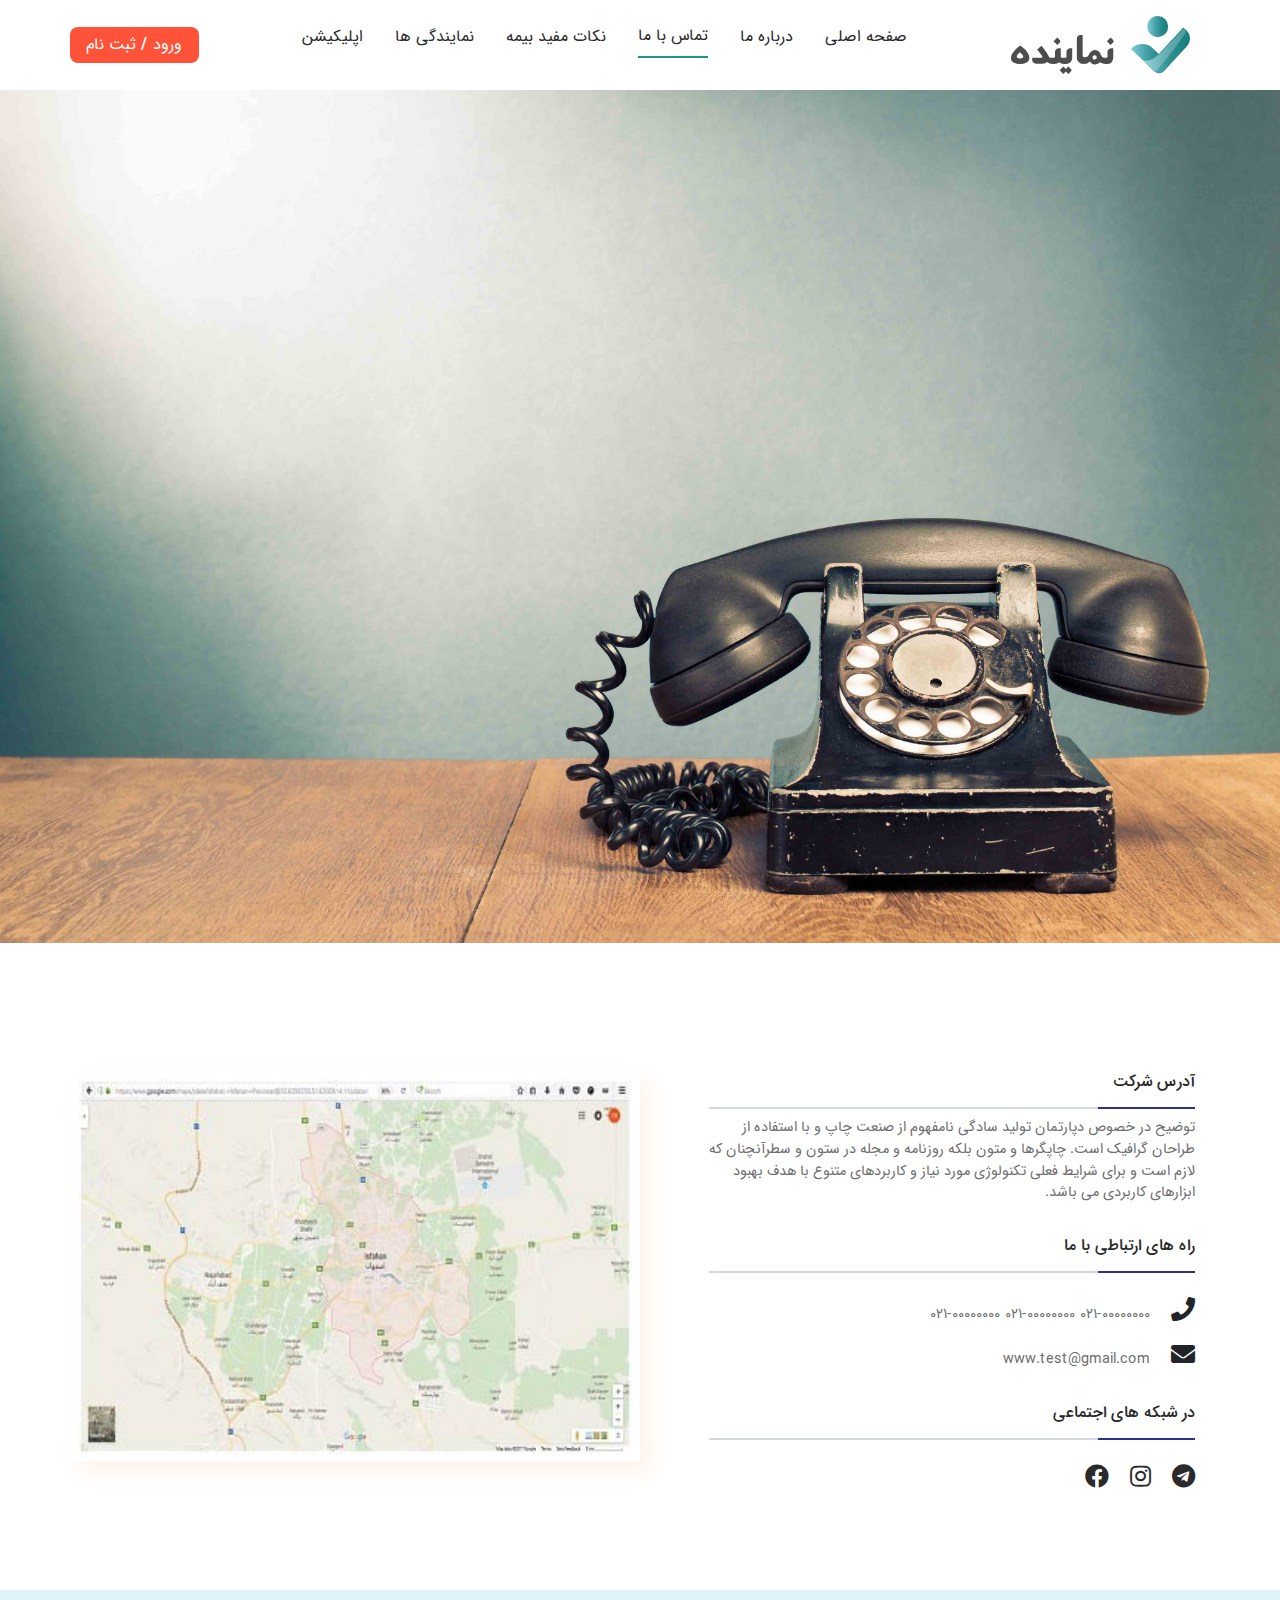
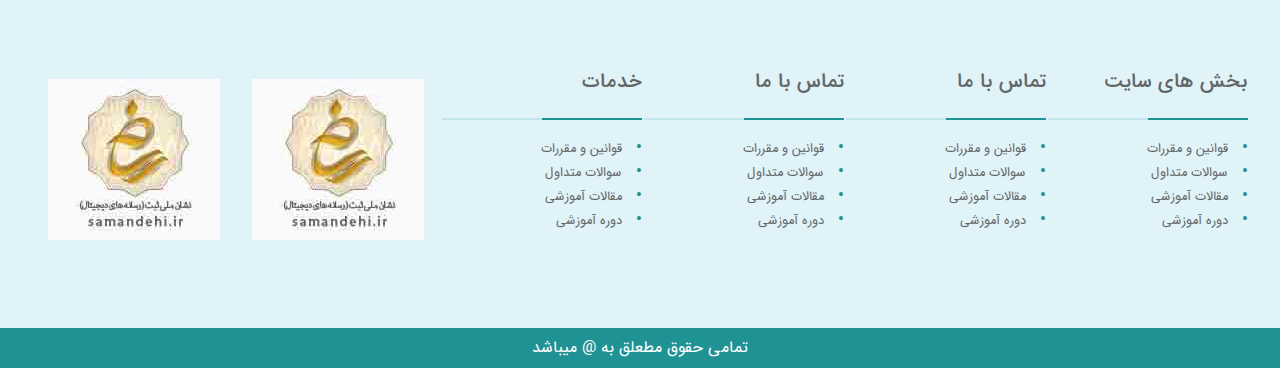
<file: call_us.html>
<!DOCTYPE html>
<html lang="en">
<head>
	<meta charset="UTF-8">
	<meta name="apple-mobile-web-app-capable" content="yes" />
	<meta name="viewport" content="width=device-width, initial-scale=1, maximum-scale=1.0, user-scalable=no">
	<meta name="format-detection" content="telephone=no" />
	<title>تماس با ما</title>
	<link rel="stylesheet" href="css/bootstrap.min.css">
	<link href="https://use.fontawesome.com/releases/v5.0.7/css/all.css" rel="stylesheet">
	<link rel="stylesheet" href="slick/slick.css"/>
	<link rel="stylesheet" href="slick/slick-theme.css">
	<link rel="stylesheet" href="css/style.css">
</head>
<body>

<!-- ........................................HEAD........................................ -->
<div class="head login_head">
	<div class="container">
		<div class="row">
			<div class="mini_menu_icon">
				<i class="fa fa-bars menu_icon" aria-hidden="true"></i>
			</div>

			<div class="logo">
				<img src="img/لوگو.svg" alt="namayande">
			</div>
			<ul class="menu">
				<li><a href="index.html">صفحه اصلی</a></li>
				<li><a href="about_us.html">درباره ما</a></li>
				<li class="under_line"><a href="call_us.html">تماس با ما</a></li>
				<li><a href="articles.html">نکات مفید بیمه</a></li>
				<li><a href="namayande_panel.html">نمایندگی ها</a></li>
				<li><a href="application.html">اپلیکیشن</a></li>
			</ul>
			<div class="login">
				<span class="login_btn">
					<a href="login.html" class="btn">ورود</a>
					<b>/</b>
					<a href="register.html">ثبت نام</a>
				</span>
				<a href="login.html"><i class="fa fa-user account" aria-hidden="true"></i></a>
			</div>
		</div>
	</div>
</div>
<!-- ////////////////////////////////////////HEAD//////////////////////////////////////// -->





<!-- mini_menu -->
<div class="mini_menu_list">
	<ul>
		<li><a href="index.html">صفحه اصلی</a></li>
		<li><a href="about_us.html">درباره ما</a></li>
		<li class="active"><a href="call_us.html">تماس با ما</a></li>
		<li><a href="articles.html">نکات مفید بیمه</a></li>
		<li><a href="namayande_panel.html">نمایندگی ها</a></li>
		<li><a href="application.html">اپلیکیشن</a></li>
		<li><a href="login.html">ورود</a></li>
	</ul>
</div>
<!-- mini_menu -->




<!-- ........................................CALL_POSTER........................................ -->
<div class="call_poster">
	<div class="container-fluid">
		<div class="row">
			<img src="img/Pages_Header_Contact_us.jpg" alt="">
		</div>
	</div>
</div>
<!-- ////////////////////////////////////////CALL_POSTER//////////////////////////////////////// -->





<!-- ........................................CALL_US........................................ -->
<div class="call_us">
	<div class="container">
		<div class="row">
			<div class="call_info col-11 col-lg-6 order-2 order-lg-1">
				<div class="address">
					<h6>آدرس شرکت</h6>
					<div class="lines">
						<div class="min_line"></div><div class="big_line"></div>
					</div>
					<p>توضیح در خصوص دپارتمان تولید سادگی نامفهوم از صنعت چاپ و با استفاده از طراحان گرافیک است. چاپگرها و متون بلکه روزنامه و مجله در ستون و سطرآنچنان که لازم است و برای شرایط فعلی تکنولوژی مورد نیاز و کاربردهای متنوع با هدف بهبود ابزارهای کاربردی می باشد.</p>
				</div>
				<div class="phone_email">
					<h6>راه های ارتباطی با ما</h6>
					<div class="lines">
						<div class="min_line"></div><div class="big_line"></div>
					</div>	
					<div class="phone">
						<i class="fas fa-phone"></i>
						<span>021-00000000</span>
						<span>021-00000000</span>
						<span>021-00000000</span>
					</div>
					<div class="email">
						<i class="fa fa-envelope" aria-hidden="true"></i>
						<span>www.test@gmail.com</span>
					</div>
				</div>
				<div class="social_call">
					<h6>در شبکه های اجتماعی</h6>
					<div class="lines">
						<div class="min_line"></div><div class="big_line"></div>
					</div>
					<div class="social_links">
						<a href="#"><i class="fab fa-telegram"></i></a>
						<a href="#"><i class="fab fa-instagram"></i></a>
						<a href="#"><i class="fab fa-facebook"></i></a>
					</div>
				</div>
			</div>
			<div class="location col-11 col-lg-6 order-1 order-lg-2">
				<img src="img/googlemap1.jpg" alt="">
			</div>
		</div>
	</div>
</div>
<!-- ////////////////////////////////////////CALL_US//////////////////////////////////////// -->





<!-- ........................................FOOTER........................................ -->
<div class="footer">
	<div class="container-fluid">
		<div class="row">
			<div class="site_episode">
				<h5>بخش های سایت</h5>
				<div class="lines">
					<div class="one"></div><div class="two"></div>
				</div>
				<ul>
					<li><a href="#">قوانین و مقررات</a></li>
					<li><a href="#">سوالات متداول</a></li>
					<li><a href="#">مقالات آموزشی</a></li>
					<li><a href="#">دوره آموزشی</a></li>
				</ul>
			</div>
			<div class="call_us">
				<h5>تماس با ما</h5>
				<div class="lines">
					<div class="one"></div><div class="two"></div>
				</div>
				<ul>
					<li><a href="#">قوانین و مقررات</a></li>
					<li><a href="#">سوالات متداول</a></li>
					<li><a href="#">مقالات آموزشی</a></li>
					<li><a href="#">دوره آموزشی</a></li>
				</ul>
			</div>
			<div class="call_us">
				<h5>تماس با ما</h5>
				<div class="lines">
					<div class="one"></div><div class="two"></div>
				</div>
				<ul>
					<li><a href="#">قوانین و مقررات</a></li>
					<li><a href="#">سوالات متداول</a></li>
					<li><a href="#">مقالات آموزشی</a></li>
					<li><a href="#">دوره آموزشی</a></li>
				</ul>
			</div>
			<div class="service">
				<h5>خدمات</h5>
				<div class="lines">
					<div class="one"></div><div class="two"></div>
				</div>
				<ul>
					<li><a href="#">قوانین و مقررات</a></li>
					<li><a href="#">سوالات متداول</a></li>
					<li><a href="#">مقالات آموزشی</a></li>
					<li><a href="#">دوره آموزشی</a></li>
				</ul>
			</div>
			<div class="sabt_img">
				<div><img src="img/sabt.jpg" alt=""></div>
				<div><img src="img/sabt.jpg" alt=""></div>
			</div>
		</div>
	</div>
</div>
<div class="copyright">
	<span>تمامی حقوق مطعلق به @ میباشد</span>
</div>
<!-- ////////////////////////////////////////FOOTER//////////////////////////////////////// -->




<!-- JavaScript Files -->
<script src="js/jquery-3.5.1.min.js"></script>
<script src="js/tether.min.js"></script>
<script src="js/bootstrap.min.js"></script>
<script src="slick/slick.js"></script>
<script>
	$(".head .mini_menu_icon i.menu_icon").on("click", function() {
		$(".mini_menu_list ul").slideToggle(400);
	});
</script>
</body>
</html>
</file>
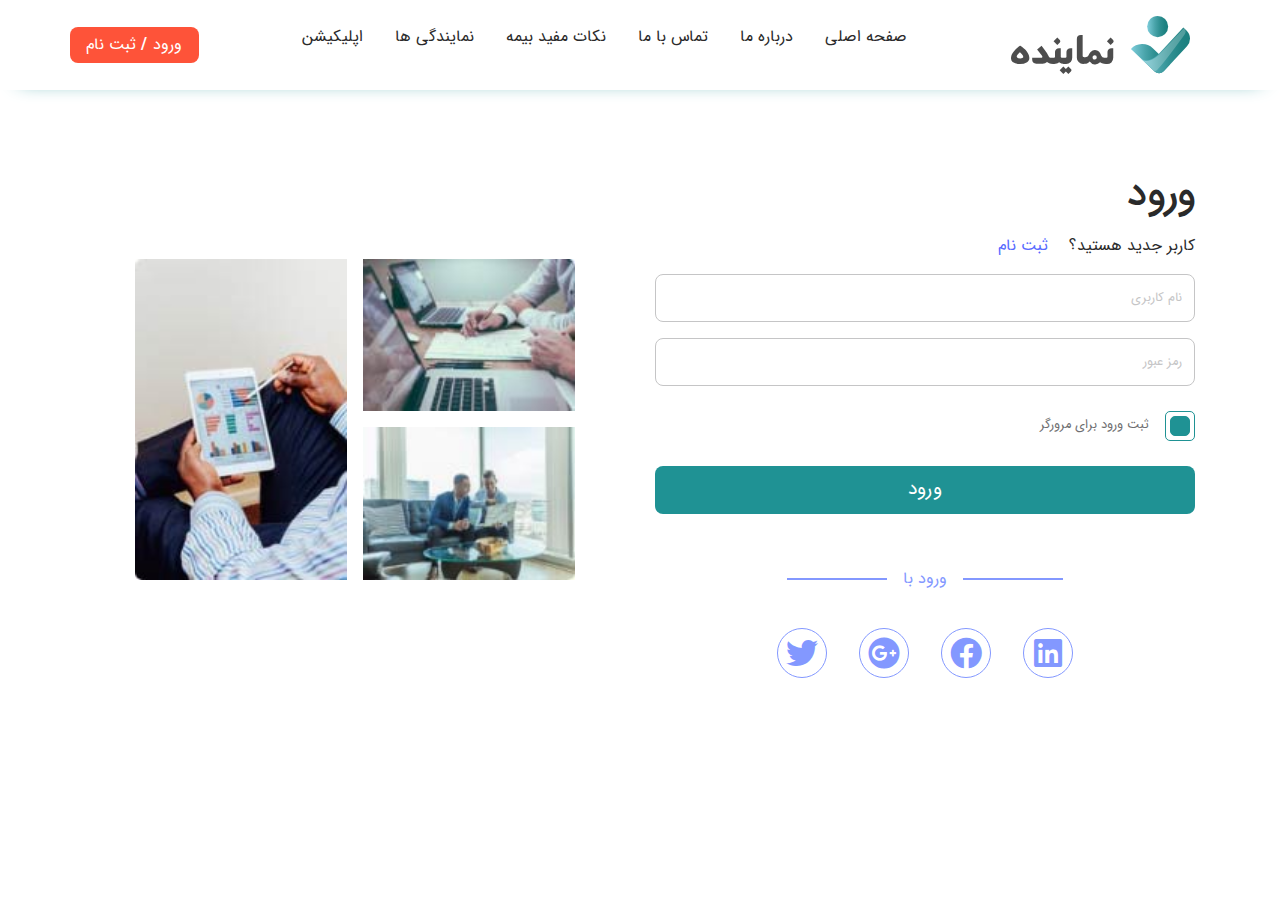
<file: login.html>
<!DOCTYPE html>
<html lang="en">
  <head>
    <meta charset="UTF-8" />
    <meta name="apple-mobile-web-app-capable" content="yes" />
    <meta
      name="viewport"
      content="width=device-width, initial-scale=1, maximum-scale=1.0, user-scalable=no"
    />
    <meta name="format-detection" content="telephone=no" />
    <title>ورود</title>
    <link rel="stylesheet" href="css/bootstrap.min.css" />
    <link
      href="https://use.fontawesome.com/releases/v5.0.7/css/all.css"
      rel="stylesheet"
    />
    <link rel="stylesheet" href="slick/slick.css" />
    <link rel="stylesheet" href="slick/slick-theme.css" />
    <link rel="stylesheet" href="css/style.css" />
  </head>
  <body>
    <!-- ........................................HEAD........................................ -->
    <div class="head login_head">
      <div class="container">
        <div class="row">
          <div class="mini_menu_icon">
            <i class="fa fa-bars menu_icon" aria-hidden="true"></i>
          </div>

          <div class="logo">
            <img src="img/لوگو.svg" alt="namayande" />
          </div>
          <ul class="menu">
            <li><a href="index.html">صفحه اصلی</a></li>
            <li><a href="about_us.html">درباره ما</a></li>
            <li><a href="call_us.html">تماس با ما</a></li>
            <li><a href="articles.html">نکات مفید بیمه</a></li>
            <li><a href="namayande_panel.html">نمایندگی ها</a></li>
            <li><a href="application.html">اپلیکیشن</a></li>
          </ul>
          <div class="login">
            <span class="login_btn">
              <a href="login.html" class="btn">ورود</a>
              <b>/</b>
              <a href="register.html">ثبت نام</a>
            </span>
            <a href="login.html"
              ><i class="fa fa-user account" aria-hidden="true"></i
            ></a>
          </div>
        </div>
      </div>
    </div>
    <!-- ////////////////////////////////////////HEAD//////////////////////////////////////// -->

    <!-- mini_menu -->
    <div class="mini_menu_list">
      <ul>
        <li><a href="index.html">صفحه اصلی</a></li>
        <li><a href="about_us.html">درباره ما</a></li>
        <li><a href="call_us.html">تماس با ما</a></li>
        <li><a href="articles.html">نکات مفید بیمه</a></li>
        <li><a href="namayande_panel.html">نمایندگی ها</a></li>
        <li><a href="application.html">اپلیکیشن</a></li>
        <li><a href="login.html">ورود</a></li>
      </ul>
    </div>
    <!-- mini_menu -->

    <!-- ........................................LOGIN_SECTION........................................ -->
    <div class="login_section">
      <div class="container">
        <div class="row">
          <div class="login_form col-12 col-lg-6">
            <div class="if_is_new">
              <h1>ورود</h1>
              <div class="register_box">
                <span>کاربر جدید هستید؟</span>
                <a href="register.html">ثبت نام</a>
              </div>
            </div>
            <form class="form-grou" action="">
              <input
                class="form-control"
                type="text"
                placeholder="نام کاربری"
              />
              <input
                class="form-control"
                type="password"
                placeholder="رمز عبور"
              />
              <div class="check_input">
                <div class="checkbox">
                  <input checked type="checkbox" id="c1" name="cb" />
                  <label for="c1"></label>
                </div>
                <span>ثبت ورود برای مرورگر</span>
              </div>
              <button class="form-control" type="submit">ورود</button>
            </form>
            <div class="with_another_social">
              <div class="login_with">
                <div class="line"></div>
                <span>ورود با</span>
                <div class="line"></div>
              </div>
              <div class="socials">
                <a href="#"><i class="fab fa-linkedin"></i></a>
                <a href="#"><i class="fab fa-facebook"></i></a>
                <a href="#"><i class="fab fa-google-plus"></i></a>
                <a href="#"><i class="fab fa-twitter"></i></a>
              </div>
            </div>
          </div>
          <div class="login_img col-6 d-none d-lg-flex">
            <div class="imgs">
              <div class="mini_imgs">
                <img src="img/40.jpg" alt="" />
                <img src="img/30.jpg" alt="" />
              </div>
              <img src="img/20.jpg" alt="" />
            </div>
          </div>
        </div>
      </div>
    </div>
    <!-- ////////////////////////////////////////LOGIN_SECTION//////////////////////////////////////// -->

    <!-- JavaScript Files -->
    <script src="js/jquery-3.5.1.min.js"></script>
    <script src="js/tether.min.js"></script>
    <script src="js/bootstrap.min.js"></script>
    <script src="slick/slick.js"></script>
    <script>
      $(".head .mini_menu_icon i.menu_icon").on("click", function () {
        $(".mini_menu_list ul").slideToggle(400);
      });
    </script>
  </body>
</html>
</file>
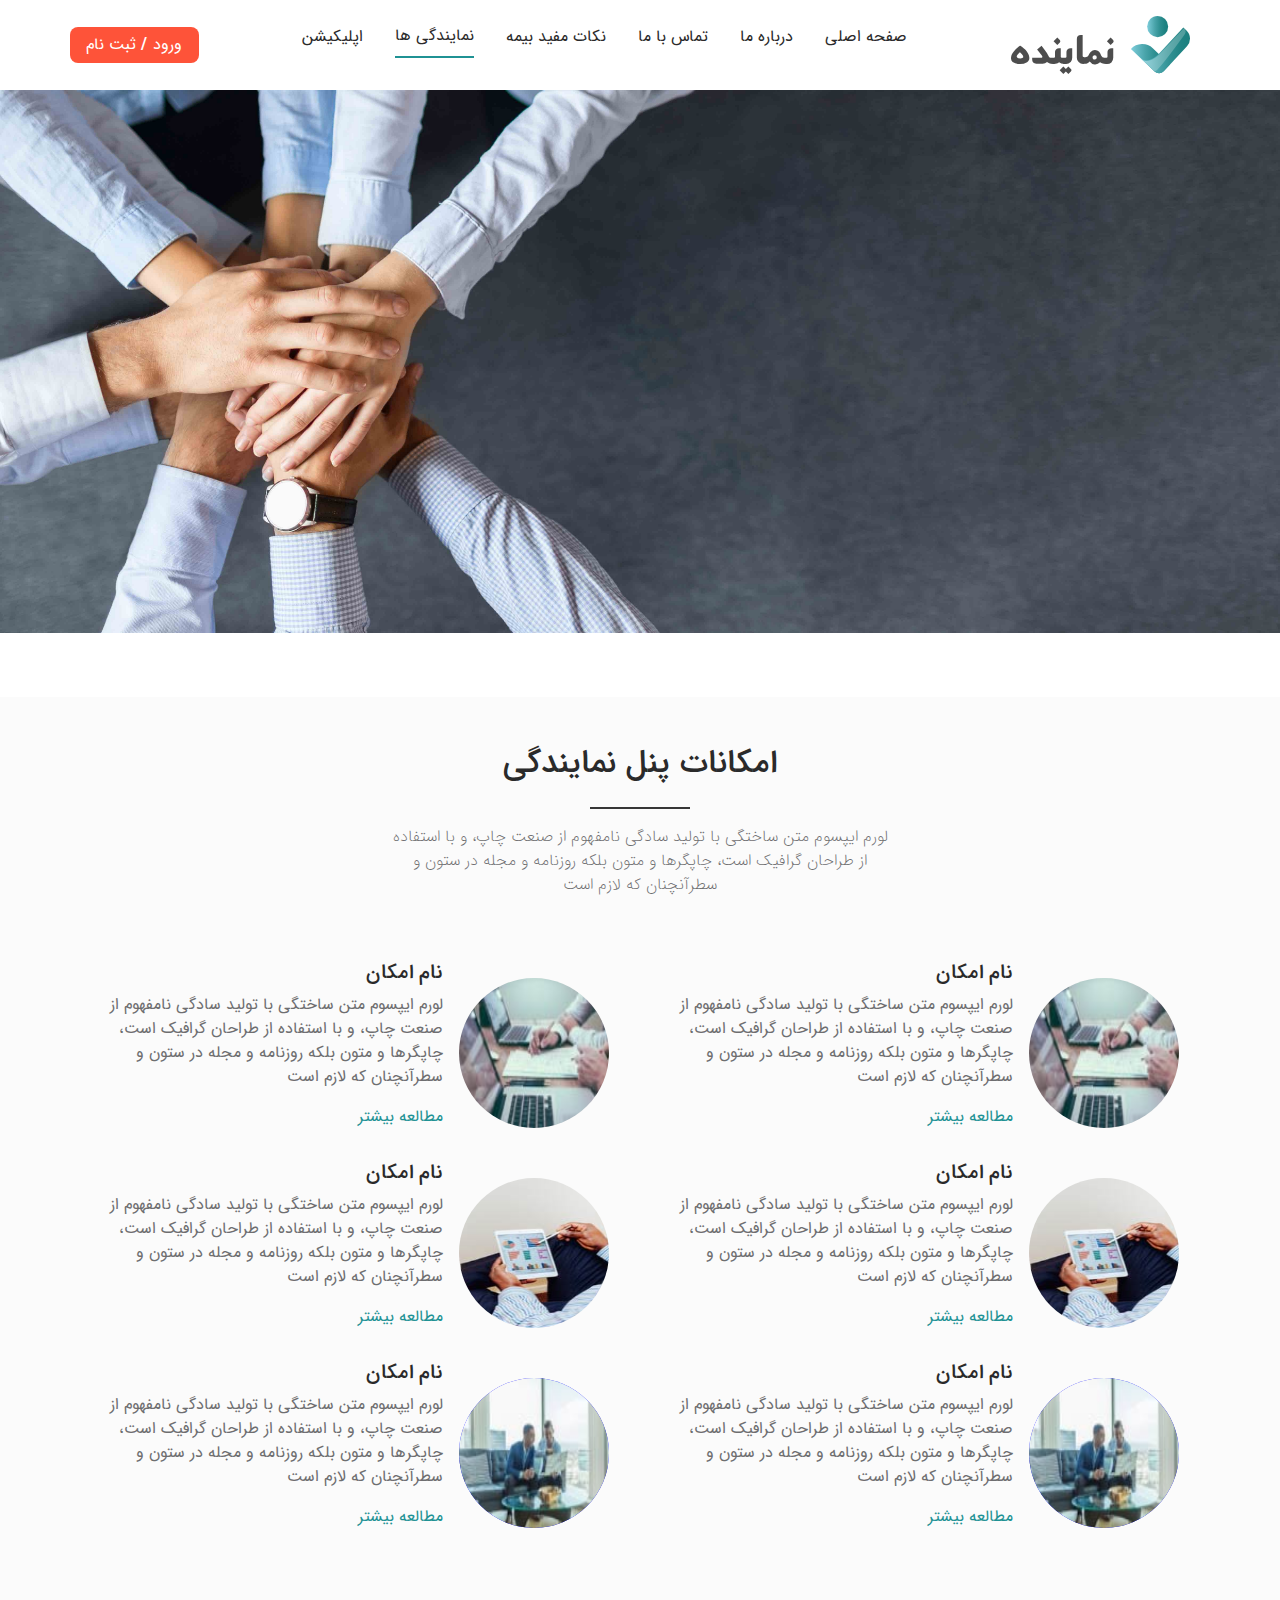
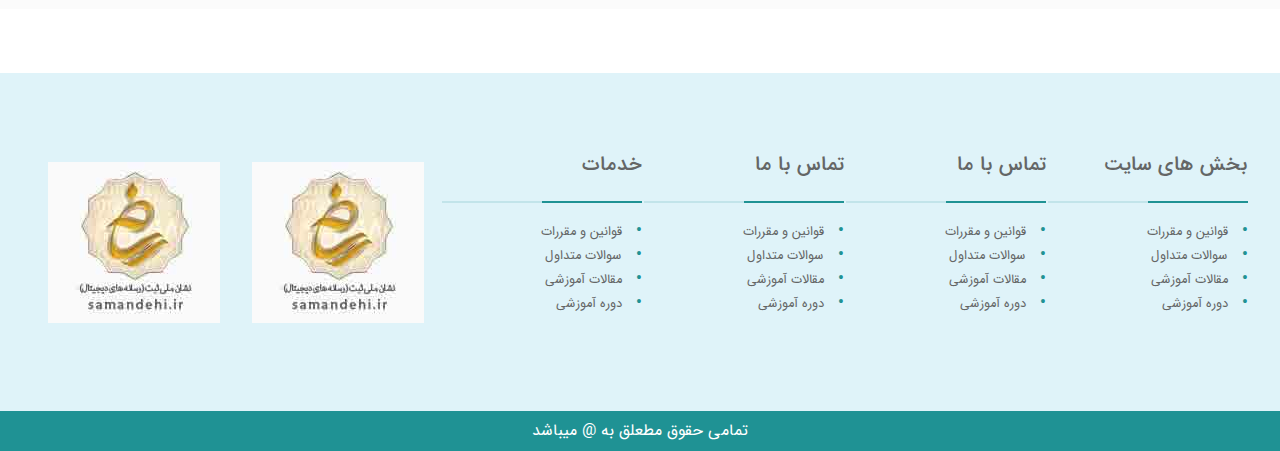
<file: namayande_panel.html>
<!DOCTYPE html>
<html lang="en">
  <head>
    <meta charset="UTF-8" />
    <meta name="apple-mobile-web-app-capable" content="yes" />
    <meta
      name="viewport"
      content="width=device-width, initial-scale=1, maximum-scale=1.0, user-scalable=no"
    />
    <meta name="format-detection" content="telephone=no" />
    <title></title>
    <link rel="stylesheet" href="css/bootstrap.min.css" />
    <link
      href="https://use.fontawesome.com/releases/v5.0.7/css/all.css"
      rel="stylesheet"
    />
    <link rel="stylesheet" href="slick/slick.css" />
    <link rel="stylesheet" href="slick/slick-theme.css" />
    <link rel="stylesheet" href="css/style.css" />
  </head>
  <body>
    <!-- ........................................HEAD........................................ -->
    <div class="head login_head">
      <div class="container">
        <div class="row">
          <div class="mini_menu_icon">
            <i class="fa fa-bars menu_icon" aria-hidden="true"></i>
          </div>

          <div class="logo">
            <img src="img/لوگو.svg" alt="namayande" />
          </div>
          <ul class="menu">
            <li><a href="index.html">صفحه اصلی</a></li>
            <li><a href="about_us.html">درباره ما</a></li>
            <li><a href="call_us.html">تماس با ما</a></li>
            <li><a href="articles.html">نکات مفید بیمه</a></li>
            <li class="under_line">
              <a href="namayande_panel.html">نمایندگی ها</a>
            </li>
            <li><a href="application.html">اپلیکیشن</a></li>
          </ul>
          <div class="login">
            <span class="login_btn">
              <a href="login.html" class="btn">ورود</a>
              <b>/</b>
              <a href="register.html">ثبت نام</a>
            </span>
            <a href="login.html"
              ><i class="fa fa-user account" aria-hidden="true"></i
            ></a>
          </div>
        </div>
      </div>
    </div>
    <!-- ////////////////////////////////////////HEAD//////////////////////////////////////// -->

    <!-- mini_menu -->
    <div class="mini_menu_list">
      <ul>
        <li><a href="index.html">صفحه اصلی</a></li>
        <li><a href="about_us.html">درباره ما</a></li>
        <li><a href="call_us.html">تماس با ما</a></li>
        <li><a href="articles.html">نکات مفید بیمه</a></li>
        <li class="active"><a href="namayande_panel.html">نمایندگی ها</a></li>
        <li><a href="application.html">اپلیکیشن</a></li>
        <li><a href="login.html">ورود</a></li>
      </ul>
    </div>
    <!-- mini_menu -->

    <!-- ........................................NAMAYANDE_POSTER........................................ -->
    <div class="namayande_poster">
      <div class="container-fluid">
        <div class="row">
          <img src="img/Pages_Header_Agents.jpg" alt="" />
        </div>
      </div>
    </div>
    <!-- ////////////////////////////////////////NAMAYANDE_POSTER//////////////////////////////////////// -->

    <!-- ........................................POSSIBILITY_PANEL........................................ -->
    <div class="possibility_panel">
      <h2>امکانات پنل نمایندگی</h2>
      <div class="line"></div>
      <p>
        لورم ایپسوم متن ساختگی با تولید سادگی نامفهوم از صنعت چاپ، و با استفاده
        از طراحان گرافیک است، چاپگرها و متون بلکه روزنامه و مجله در ستون و
        سطرآنچنان که لازم است
      </p>
      <div class="container">
        <div class="row">
          <div class="emkanat col-11 col-sm-6">
            <div class="media">
              <img src="img/40.jpg" alt="" />
              <div class="media-body">
                <h5 class="mt-0">نام امکان</h5>
                لورم ایپسوم متن ساختگی با تولید سادگی نامفهوم از صنعت چاپ، و با
                استفاده از طراحان گرافیک است، چاپگرها و متون بلکه روزنامه و مجله
                در ستون و سطرآنچنان که لازم است
                <a href="#">مطالعه بیشتر</a>
              </div>
            </div>
            <div class="media">
              <img src="img/20.jpg" alt="" />
              <div class="media-body">
                <h5 class="mt-0">نام امکان</h5>
                لورم ایپسوم متن ساختگی با تولید سادگی نامفهوم از صنعت چاپ، و با
                استفاده از طراحان گرافیک است، چاپگرها و متون بلکه روزنامه و مجله
                در ستون و سطرآنچنان که لازم است
                <a href="#">مطالعه بیشتر</a>
              </div>
            </div>
            <div class="media">
              <img src="img/30.jpg" alt="" />
              <div class="media-body">
                <h5 class="mt-0">نام امکان</h5>
                لورم ایپسوم متن ساختگی با تولید سادگی نامفهوم از صنعت چاپ، و با
                استفاده از طراحان گرافیک است، چاپگرها و متون بلکه روزنامه و مجله
                در ستون و سطرآنچنان که لازم است
                <a href="#">مطالعه بیشتر</a>
              </div>
            </div>
          </div>
          <div class="emkanat col-11 col-sm-6">
            <div class="media">
              <img src="img/40.jpg" alt="" />
              <div class="media-body">
                <h5 class="mt-0">نام امکان</h5>
                لورم ایپسوم متن ساختگی با تولید سادگی نامفهوم از صنعت چاپ، و با
                استفاده از طراحان گرافیک است، چاپگرها و متون بلکه روزنامه و مجله
                در ستون و سطرآنچنان که لازم است
                <a href="#">مطالعه بیشتر</a>
              </div>
            </div>
            <div class="media">
              <img src="img/20.jpg" alt="" />
              <div class="media-body">
                <h5 class="mt-0">نام امکان</h5>
                لورم ایپسوم متن ساختگی با تولید سادگی نامفهوم از صنعت چاپ، و با
                استفاده از طراحان گرافیک است، چاپگرها و متون بلکه روزنامه و مجله
                در ستون و سطرآنچنان که لازم است
                <a href="#">مطالعه بیشتر</a>
              </div>
            </div>
            <div class="media">
              <img src="img/30.jpg" alt="" />
              <div class="media-body">
                <h5 class="mt-0">نام امکان</h5>
                لورم ایپسوم متن ساختگی با تولید سادگی نامفهوم از صنعت چاپ، و با
                استفاده از طراحان گرافیک است، چاپگرها و متون بلکه روزنامه و مجله
                در ستون و سطرآنچنان که لازم است
                <a href="#">مطالعه بیشتر</a>
              </div>
            </div>
          </div>
        </div>
      </div>
    </div>
    <!-- ////////////////////////////////////////POSSIBILITY_PANEL//////////////////////////////////////// -->

    <!-- ........................................FOOTER........................................ -->
    <div class="footer">
      <div class="container-fluid">
        <div class="row">
          <div class="site_episode">
            <h5>بخش های سایت</h5>
            <div class="lines">
              <div class="one"></div>
              <div class="two"></div>
            </div>
            <ul>
              <li><a href="#">قوانین و مقررات</a></li>
              <li><a href="#">سوالات متداول</a></li>
              <li><a href="#">مقالات آموزشی</a></li>
              <li><a href="#">دوره آموزشی</a></li>
            </ul>
          </div>
          <div class="call_us">
            <h5>تماس با ما</h5>
            <div class="lines">
              <div class="one"></div>
              <div class="two"></div>
            </div>
            <ul>
              <li><a href="#">قوانین و مقررات</a></li>
              <li><a href="#">سوالات متداول</a></li>
              <li><a href="#">مقالات آموزشی</a></li>
              <li><a href="#">دوره آموزشی</a></li>
            </ul>
          </div>
          <div class="call_us">
            <h5>تماس با ما</h5>
            <div class="lines">
              <div class="one"></div>
              <div class="two"></div>
            </div>
            <ul>
              <li><a href="#">قوانین و مقررات</a></li>
              <li><a href="#">سوالات متداول</a></li>
              <li><a href="#">مقالات آموزشی</a></li>
              <li><a href="#">دوره آموزشی</a></li>
            </ul>
          </div>
          <div class="service">
            <h5>خدمات</h5>
            <div class="lines">
              <div class="one"></div>
              <div class="two"></div>
            </div>
            <ul>
              <li><a href="#">قوانین و مقررات</a></li>
              <li><a href="#">سوالات متداول</a></li>
              <li><a href="#">مقالات آموزشی</a></li>
              <li><a href="#">دوره آموزشی</a></li>
            </ul>
          </div>
          <div class="sabt_img">
            <div><img src="img/sabt.jpg" alt="" /></div>
            <div><img src="img/sabt.jpg" alt="" /></div>
          </div>
        </div>
      </div>
    </div>
    <div class="copyright">
      <span>تمامی حقوق مطعلق به @ میباشد</span>
    </div>
    <!-- ////////////////////////////////////////FOOTER//////////////////////////////////////// -->

    <!-- JavaScript Files -->
    <script src="js/jquery-3.5.1.min.js"></script>
    <script src="js/tether.min.js"></script>
    <script src="js/bootstrap.min.js"></script>
    <script src="slick/slick.js"></script>
    <script>
      $(".head .mini_menu_icon i.menu_icon").on("click", function () {
        $(".mini_menu_list ul").slideToggle(400);
      });
    </script>
  </body>
</html>
</file>
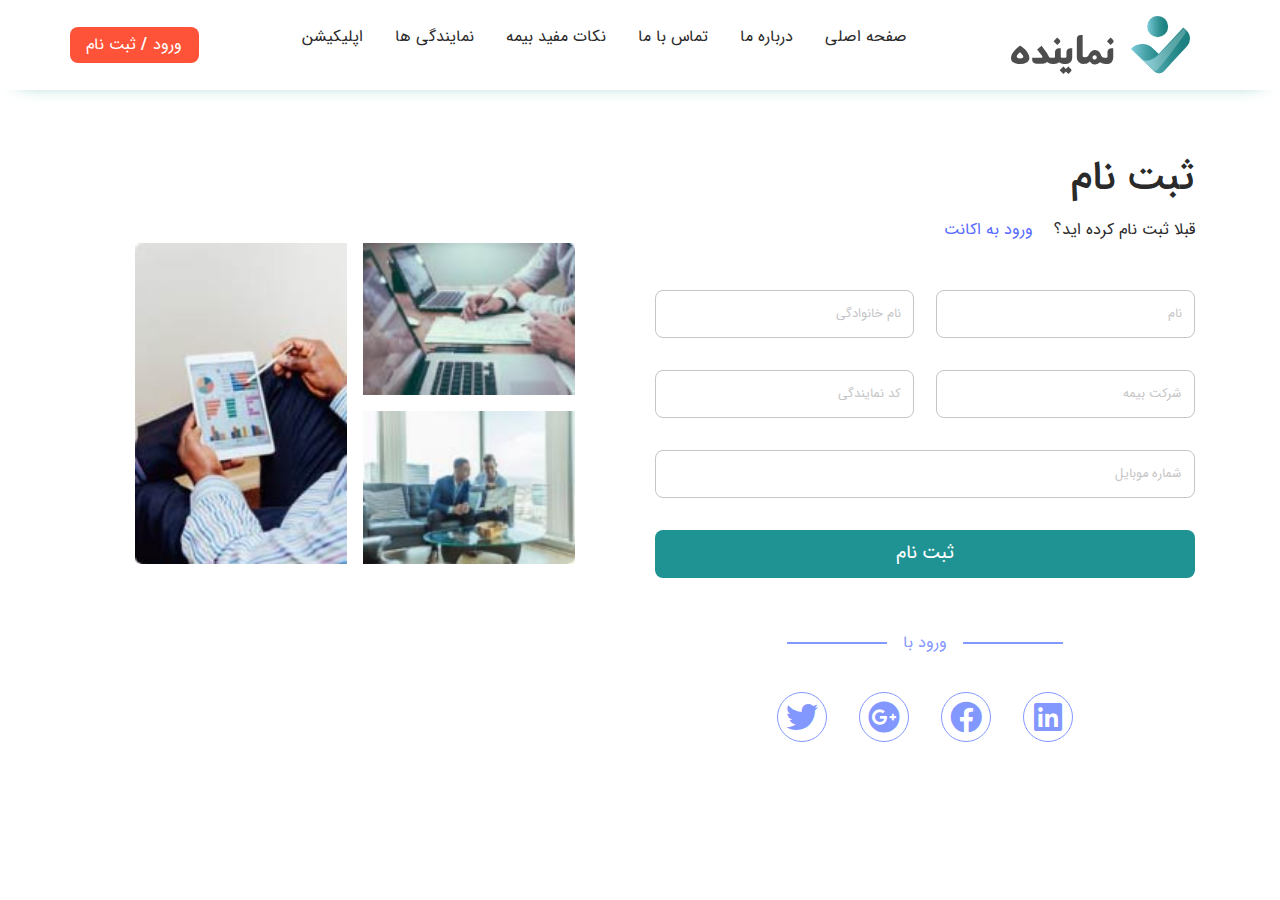
<file: register.html>
<!DOCTYPE html>
<html lang="en">
  <head>
    <meta charset="UTF-8" />
    <meta name="apple-mobile-web-app-capable" content="yes" />
    <meta
      name="viewport"
      content="width=device-width, initial-scale=1, maximum-scale=1.0, user-scalable=no"
    />
    <meta name="format-detection" content="telephone=no" />
    <title>ثبت نام</title>
    <link rel="stylesheet" href="css/bootstrap.min.css" />
    <link
      href="https://use.fontawesome.com/releases/v5.0.7/css/all.css"
      rel="stylesheet"
    />
    <link rel="stylesheet" href="slick/slick.css" />
    <link rel="stylesheet" href="slick/slick-theme.css" />
    <link rel="stylesheet" href="css/style.css" />
  </head>
  <body>
    <!-- ........................................HEAD........................................ -->
    <div class="head login_head">
      <div class="container">
        <div class="row">
          <div class="mini_menu_icon">
            <i class="fa fa-bars menu_icon" aria-hidden="true"></i>
          </div>

          <div class="logo">
            <img src="img/لوگو.svg" alt="namayande" />
          </div>
          <ul class="menu">
            <li><a href="index.html">صفحه اصلی</a></li>
            <li><a href="about_us.html">درباره ما</a></li>
            <li><a href="call_us.html">تماس با ما</a></li>
            <li><a href="articles.html">نکات مفید بیمه</a></li>
            <li><a href="namayande_panel.html">نمایندگی ها</a></li>
            <li><a href="application.html">اپلیکیشن</a></li>
          </ul>
          <div class="login">
            <span class="login_btn">
              <a href="login.html" class="btn">ورود</a>
              <b>/</b>
              <a href="register.html">ثبت نام</a>
            </span>
            <a href="login.html"
              ><i class="fa fa-user account" aria-hidden="true"></i
            ></a>
          </div>
        </div>
      </div>
    </div>
    <!-- ////////////////////////////////////////HEAD//////////////////////////////////////// -->

    <!-- mini_menu -->
    <div class="mini_menu_list">
      <ul>
        <li><a href="index.html">صفحه اصلی</a></li>
        <li><a href="about_us.html">درباره ما</a></li>
        <li><a href="call_us.html">تماس با ما</a></li>
        <li><a href="articles.html">نکات مفید بیمه</a></li>
        <li><a href="namayande_panel.html">نمایندگی ها</a></li>
        <li><a href="application.html">اپلیکیشن</a></li>
        <li><a href="login.html">ورود</a></li>
      </ul>
    </div>
    <!-- mini_menu -->

    <!-- ........................................REGISTER........................................ -->
    <div class="register">
      <div class="container">
        <div class="row">
          <div class="register_form col-12 col-lg-6">
            <div class="if_is_new">
              <h1>ثبت نام</h1>
              <div class="login_box">
                <span>قبلا ثبت نام کرده اید؟</span>
                <a href="login.html">ورود به اکانت</a>
              </div>
            </div>
            <form class="form-grou" action="">
              <input class="form-control half" type="text" placeholder="نام" />
              <input
                class="form-control half"
                type="text"
                placeholder="نام خانوادگی"
              />
              <input
                class="form-control half"
                type="text"
                placeholder="شرکت بیمه"
              />
              <input
                class="form-control half"
                type="text"
                placeholder="کد نمایندگی"
              />
              <input
                class="form-control"
                type="text"
                placeholder="شماره موبایل"
              />
              <button class="form-control" type="submit">ثبت نام</button>
            </form>
            <div class="with_another_social">
              <div class="login_with">
                <div class="line"></div>
                <span>ورود با</span>
                <div class="line"></div>
              </div>
              <div class="socials">
                <a href="#"><i class="fab fa-linkedin"></i></a>
                <a href="#"><i class="fab fa-facebook"></i></a>
                <a href="#"><i class="fab fa-google-plus"></i></a>
                <a href="#"><i class="fab fa-twitter"></i></a>
              </div>
            </div>
          </div>
          <div class="register_img col-6 d-none d-lg-flex">
            <div class="imgs">
              <div class="mini_imgs">
                <img src="img/40.jpg" alt="" />
                <img src="img/30.jpg" alt="" />
              </div>
              <img src="img/20.jpg" alt="" />
            </div>
          </div>
        </div>
      </div>
    </div>
    <!-- ////////////////////////////////////////REGISTER//////////////////////////////////////// -->

    <!-- JavaScript Files -->
    <script src="js/jquery-3.5.1.min.js"></script>
    <script src="js/tether.min.js"></script>
    <script src="js/bootstrap.min.js"></script>
    <script src="slick/slick.js"></script>
    <script>
      $(".head .mini_menu_icon i.menu_icon").on("click", function () {
        $(".mini_menu_list ul").slideToggle(400);
      });
    </script>
  </body>
</html>
</file>
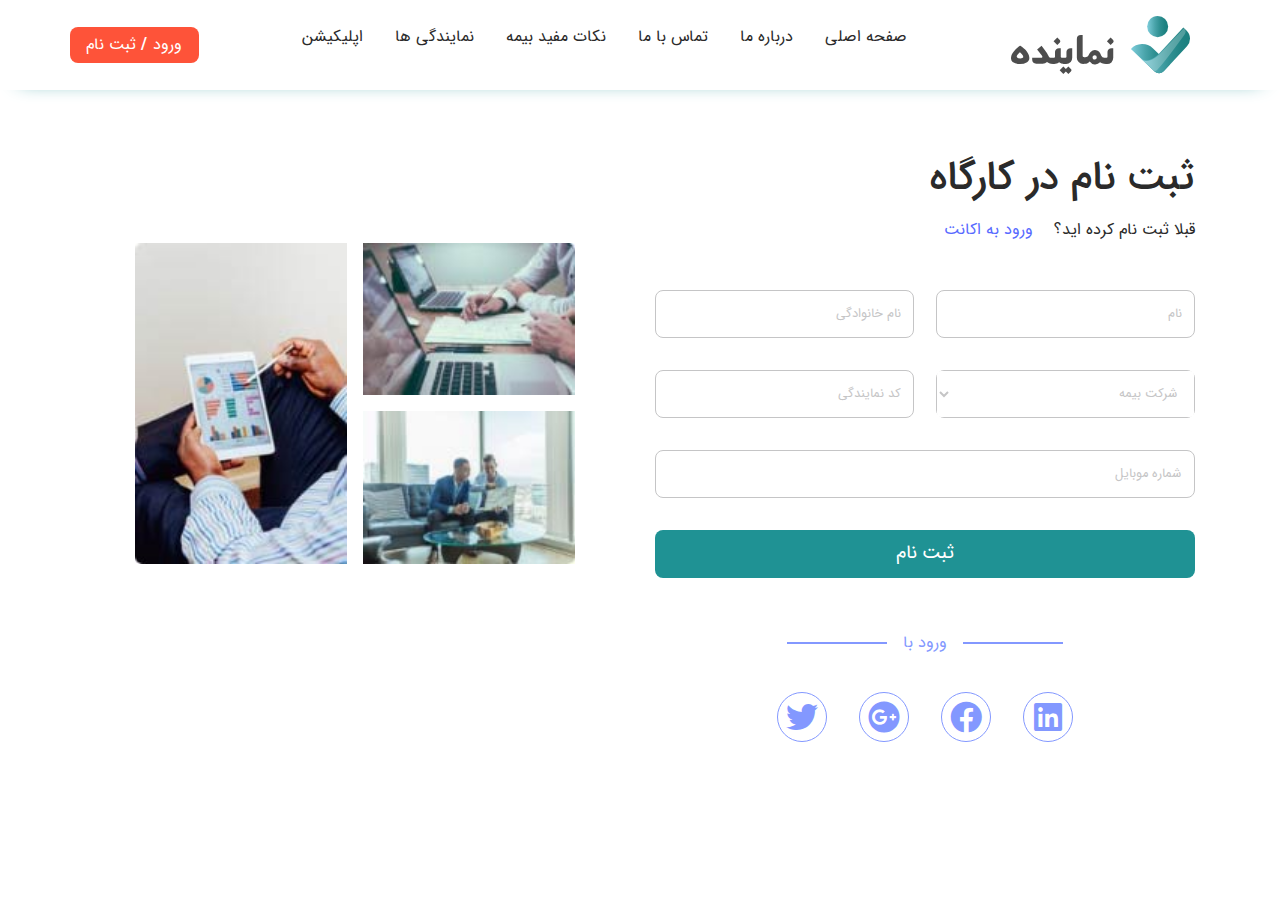
<file: register_kargah.html>
<!DOCTYPE html>
<html lang="en">
  <head>
    <meta charset="UTF-8" />
    <meta name="apple-mobile-web-app-capable" content="yes" />
    <meta
      name="viewport"
      content="width=device-width, initial-scale=1, maximum-scale=1.0, user-scalable=no"
    />
    <meta name="format-detection" content="telephone=no" />
    <title>ثبت نام</title>
    <link rel="stylesheet" href="css/bootstrap.min.css" />
    <link
      href="https://use.fontawesome.com/releases/v5.0.7/css/all.css"
      rel="stylesheet"
    />
    <link rel="stylesheet" href="slick/slick.css" />
    <link rel="stylesheet" href="slick/slick-theme.css" />
    <link rel="stylesheet" href="css/style.css" />
  </head>
  <body>
    <!-- ........................................HEAD........................................ -->
    <div class="head login_head">
      <div class="container">
        <div class="row">
          <div class="mini_menu_icon">
            <i class="fa fa-bars menu_icon" aria-hidden="true"></i>
          </div>

          <div class="logo">
            <img src="img/لوگو.svg" alt="namayande" />
          </div>
          <ul class="menu">
            <li><a href="index.html">صفحه اصلی</a></li>
            <li><a href="about_us.html">درباره ما</a></li>
            <li><a href="call_us.html">تماس با ما</a></li>
            <li><a href="articles.html">نکات مفید بیمه</a></li>
            <li><a href="namayande_panel.html">نمایندگی ها</a></li>
            <li><a href="application.html">اپلیکیشن</a></li>
          </ul>
          <div class="login">
            <span class="login_btn">
              <a href="login.html" class="btn">ورود</a>
              <b>/</b>
              <a href="register.html">ثبت نام</a>
            </span>
            <a href="login.html"
              ><i class="fa fa-user account" aria-hidden="true"></i
            ></a>
          </div>
        </div>
      </div>
    </div>
    <!-- ////////////////////////////////////////HEAD//////////////////////////////////////// -->

    <!-- mini_menu -->
    <div class="mini_menu_list">
      <ul>
        <li><a href="index.html">صفحه اصلی</a></li>
        <li><a href="about_us.html">درباره ما</a></li>
        <li><a href="call_us.html">تماس با ما</a></li>
        <li><a href="articles.html">نکات مفید بیمه</a></li>
        <li><a href="namayande_panel.html">نمایندگی ها</a></li>
        <li><a href="application.html">اپلیکیشن</a></li>
        <li><a href="login.html">ورود</a></li>
      </ul>
    </div>
    <!-- mini_menu -->

    <!-- ........................................REGISTER........................................ -->
    <div class="register">
      <div class="container">
        <div class="row">
          <div class="register_form col-12 col-lg-6">
            <div class="if_is_new">
              <h1>ثبت نام در کارگاه</h1>
              <div class="login_box">
                <span>قبلا ثبت نام کرده اید؟</span>
                <a href="login.html">ورود به اکانت</a>
              </div>
            </div>
            <form class="form-grou" action="">
              <input class="form-control half" type="text" placeholder="نام" />
              <input
                class="form-control half"
                type="text"
                placeholder="نام خانوادگی"
              />
              <div class="form-group dropdown_bime half">
                <select class="form-control" id="exampleFormControlSelect1">
                  <option>شرکت بیمه</option>
                  <option>ایران</option>
                  <option>آسیا</option>
                  <option>ملت</option>
                </select>
              </div>
              <input
                class="form-control half"
                type="text"
                placeholder="کد نمایندگی"
              />
              <input
                class="form-control"
                type="text"
                placeholder="شماره موبایل"
              />
              <button class="form-control" type="submit">ثبت نام</button>
            </form>
            <div class="with_another_social">
              <div class="login_with">
                <div class="line"></div>
                <span>ورود با</span>
                <div class="line"></div>
              </div>
              <div class="socials">
                <a href="#"><i class="fab fa-linkedin"></i></a>
                <a href="#"><i class="fab fa-facebook"></i></a>
                <a href="#"><i class="fab fa-google-plus"></i></a>
                <a href="#"><i class="fab fa-twitter"></i></a>
              </div>
            </div>
          </div>
          <div class="register_img col-6 d-none d-lg-flex">
            <div class="imgs">
              <div class="mini_imgs">
                <img src="img/40.jpg" alt="" />
                <img src="img/30.jpg" alt="" />
              </div>
              <img src="img/20.jpg" alt="" />
            </div>
          </div>
        </div>
      </div>
    </div>
    <!-- ////////////////////////////////////////REGISTER//////////////////////////////////////// -->

    <!-- JavaScript Files -->
    <script src="js/jquery-3.5.1.min.js"></script>
    <script src="js/tether.min.js"></script>
    <script src="js/bootstrap.min.js"></script>
    <script src="slick/slick.js"></script>
    <script>
      $(".head .mini_menu_icon i.menu_icon").on("click", function () {
        $(".mini_menu_list ul").slideToggle(400);
      });
    </script>
  </body>
</html>
</file>
<file: css/style.css>
* {
  margin: 0;
  padding: 0;
  font-family: IRANSans;
  direction: rtl;
}

@font-face {
  font-family: IRANSans;
  font-style: normal;
  font-weight: 900;
  src: url("../fonts/eot/IRANSansWeb(FaNum)_Black.eot");
  src: url("../fonts/eot/IRANSansWeb(FaNum)_Black.eot?#iefix")
      format("embedded-opentype"),
    /* IE6-8 */ url("../fonts/woff2/IRANSansWeb(FaNum)_Black.woff2")
      format("woff2"),
    /* FF39+,Chrome36+, Opera24+*/
      url("../fonts/woff/IRANSansWeb(FaNum)_Black.woff") format("woff"),
    /* FF3.6+, IE9, Chrome6+, Saf5.1+*/
      url("../fonts/ttf/IRANSansWeb(FaNum)_Black.ttf") format("truetype");
}
@font-face {
  font-family: IRANSans;
  font-style: normal;
  font-weight: bold;
  src: url("../fonts/eot/IRANSansWeb(FaNum)_Bold.eot");
  src: url("../fonts/eot/IRANSansWeb(FaNum)_Bold.eot?#iefix")
      format("embedded-opentype"),
    /* IE6-8 */ url("../fonts/woff2/IRANSansWeb(FaNum)_Bold.woff2")
      format("woff2"),
    /* FF39+,Chrome36+, Opera24+*/
      url("../fonts/woff/IRANSansWeb(FaNum)_Bold.woff") format("woff"),
    /* FF3.6+, IE9, Chrome6+, Saf5.1+*/
      url("../fonts/ttf/IRANSansWeb(FaNum)_Bold.ttf") format("truetype");
}
@font-face {
  font-family: IRANSans;
  font-style: normal;
  font-weight: 500;
  src: url("../fonts/eot/IRANSansWeb(FaNum)_Medium.eot");
  src: url("../fonts/eot/IRANSansWeb(FaNum)_Medium.eot?#iefix")
      format("embedded-opentype"),
    /* IE6-8 */ url("../fonts/woff2/IRANSansWeb(FaNum)_Medium.woff2")
      format("woff2"),
    /* FF39+,Chrome36+, Opera24+*/
      url("../fonts/woff/IRANSansWeb(FaNum)_Medium.woff") format("woff"),
    /* FF3.6+, IE9, Chrome6+, Saf5.1+*/
      url("../fonts/ttf/IRANSansWeb(FaNum)_Medium.ttf") format("truetype");
}
@font-face {
  font-family: IRANSans;
  font-style: normal;
  font-weight: 300;
  src: url("../fonts/eot/IRANSansWeb(FaNum)_Light.eot");
  src: url("../fonts/eot/IRANSansWeb(FaNum)_Light.eot?#iefix")
      format("embedded-opentype"),
    /* IE6-8 */ url("../fonts/woff2/IRANSansWeb(FaNum)_Light.woff2")
      format("woff2"),
    /* FF39+,Chrome36+, Opera24+*/
      url("../fonts/woff/IRANSansWeb(FaNum)_Light.woff") format("woff"),
    /* FF3.6+, IE9, Chrome6+, Saf5.1+*/
      url("../fonts/ttf/IRANSansWeb(FaNum)_Light.ttf") format("truetype");
}
@font-face {
  font-family: IRANSans;
  font-style: normal;
  font-weight: 200;
  src: url("../fonts/eot/IRANSansWeb(FaNum)_UltraLight.eot");
  src: url("../fonts/eot/IRANSansWeb(FaNum)_UltraLight.eot?#iefix")
      format("embedded-opentype"),
    /* IE6-8 */ url("../fonts/woff2/IRANSansWeb(FaNum)_UltraLight.woff2")
      format("woff2"),
    /* FF39+,Chrome36+, Opera24+*/
      url("../fonts/woff/IRANSansWeb(FaNum)_UltraLight.woff") format("woff"),
    /* FF3.6+, IE9, Chrome6+, Saf5.1+*/
      url("../fonts/ttf/IRANSansWeb(FaNum)_UltraLight.ttf") format("truetype");
}
@font-face {
  font-family: IRANSans;
  font-style: normal;
  font-weight: normal;
  src: url("../fonts/eot/IRANSansWeb(FaNum).eot");
  src: url("../fonts/eot/IRANSansWeb(FaNum).eot?#iefix")
      format("embedded-opentype"),
    /* IE6-8 */ url("../fonts/woff2/IRANSansWeb(FaNum).woff2") format("woff2"),
    /* FF39+,Chrome36+, Opera24+*/ url("../fonts/woff/IRANSansWeb(FaNum).woff")
      format("woff"),
    /* FF3.6+, IE9, Chrome6+, Saf5.1+*/
      url("../fonts/ttf/IRANSansWeb(FaNum).ttf") format("truetype");
}
/*///////////////////////////////fonts///////////////////////////////////////*/

/*........................................HEAD........................................*/
.head .row {
  display: flex;
  background: transparent;
  justify-content: space-between;
  align-items: center;
  padding: 1rem 0;
  position: relative;
}

.login_head {
  box-shadow: 0px 10px 20px -20px #1f9294;
}

a,
ul,
li,
h1,
h2,
h3,
h4,
h5,
h6,
span,
p {
  color: #2a2a2a;
}

.head .logo img {
  width: 90%;
}

.head ul.menu {
  display: flex;
  list-style: none;
  justify-content: space-between;
  align-items: center;
}

.head ul.menu li {
  margin: 0 1rem;
  padding: 0.5rem 0;
}

.head ul.menu li.under_line {
  border-bottom: 2px solid #1f9294;
  color: #1f9294;
}

.head ul.menu li a {
  text-decoration: none;
}

.head ul.menu li a:hover {
  color: #1f9294;
  opacity: 1;
}

.head .login span.login_btn {
  border-radius: 8px;
  padding: 0.3rem 1rem;
  background: #fe5339;
  color: #fff;
  display: flex;
  justify-content: center;
  align-items: center;
}

.head .login span.login_btn a {
  color: #fff;
  padding: 0;
  text-decoration: unset;
}

.head .login span.login_btn b {
  padding: 0 0.3rem;
}

.head .login span.login_btn:hover {
  -webkit-box-shadow: 0px 10px 20px -10px #fe5339;
  -moz-box-shadow: 0px 10px 20px -10px #fe5339;
  box-shadow: 0px 10px 20px -10px #fe5339;
}

.head .mini_menu_icon,
.mini_menu_list ul,
.head .login .account {
  display: none;
}

.head .mini_menu_icon i,
.head .login .account {
  font-size: 1.5rem;
}

.mini_menu_list ul {
  list-style: none;
  text-align: center;
  background: #272822;
  color: #fff;
  z-index: 50000;
}

.mini_menu_list ul li {
  padding: 0.5rem;
  border: 1px solid #60615b;
}

.mini_menu_list ul li a {
  color: #fff;
  width: 100%;
}

/*////////////////////////////////////////HEAD////////////////////////////////////////*/

/*........................................BIG_SLIDER........................................*/
.big_slider ol.btn_sliders li {
  width: 15px;
  height: 15px;
  border-radius: 50%;
  background: red;
  background: transparent;
  border: 1px solid #fff;
  margin: 0 0.5rem;
}

.big_slider ol.btn_sliders li.active {
  background: #fff;
}

.big_slider .carousel-inner .carousel-caption {
  width: 35%;
  height: 100%;
  display: flex !important;
  flex-direction: column;
  align-items: flex-start;
  justify-content: center;
  text-align: right;
  margin-right: -0.7rem;
}

.big_slider .carousel-inner .carousel-caption h1 {
  width: 80%;
}

.big_slider .carousel-inner .carousel-caption h1,
.big_slider .carousel-inner .carousel-caption h5 {
  background: #fff;
  padding: 0.2rem;
}

.big_slider .carousel-inner .carousel-caption .line {
  border-bottom: 1px solid #fff;
  margin: 1rem 0;
  width: 250px;
}

.big_slider .carousel-inner .carousel-caption a {
  border-radius: 8px;
  margin: 1rem 0 0 1rem;
}

.big_slider .carousel-inner .carousel-caption a.now {
  color: #fff;
  background: #1f9294;
  font-weight: lighter;
  padding: 0.7rem 1rem;
}

.big_slider .carousel-inner .carousel-caption a.now:hover {
  color: #1f9294;
  background: #fff;
}

.big_slider .carousel-inner .carousel-caption a.app {
  color: #1f9294;
  background: transparent;
  border: 2px solid #1f9294;
  padding: 0.6rem 3rem;
}

.big_slider .carousel-inner .carousel-caption a.app:hover {
  color: #1f9294;
  background: #fff;
  border: 2px solid #fff;
}
/*////////////////////////////////////////BIG_SLIDER////////////////////////////////////////*/

/*........................................USERS_COMMENTS........................................*/
.users_comments {
  padding: 2rem 0;
  overflow-x: hidden;
}

.users_comments .container-fluid {
  padding: 0;
  margin: 0;
}

.users_comments .row {
  display: flex;
  flex-direction: column;
  justify-content: center;
  align-items: center;
}
.users_comments .row .line {
  width: 100px;
  border-bottom: 2px solid #2a2a2a;
  margin: 1rem 0;
}

.users_comments .slider {
  width: 100%;
  display: flex;
  justify-content: center;
}

.users_comments .slider div {
  direction: ltr;
  width: 100%;
}

.users_comments .slider div .slide {
  display: flex;
  flex-direction: column;
  justify-content: center;
  align-items: center;
  margin-bottom: 1rem;
}

.users_comments .slider div .slide img {
  width: 90%;
  box-shadow: 0px 5px 20px -5px #767676;
  border-radius: 3px;
  margin-bottom: 2rem;
}

.users_comments .slider div .slide p {
  text-align: center;
  padding: 0 1rem;
  color: #6e6e70;
}

.users_comments .slider ul.slick-dots li.slick-active button::before {
  background: #1f9294;
}

.users_comments .slider ul.slick-dots li button::before {
  content: " ";
  width: 20px;
  height: 20px;
  border-radius: 50%;
  opacity: 1;
  border: 1px solid #1f9294;
  margin: 0 0.5rem;
}

.mini_comments {
  display: none;
}

.mobile_namayande {
  display: none;
}
/*////////////////////////////////////////USERS_COMMENTS////////////////////////////////////////*/

/*........................................ACTIVITIES........................................*/
.activities {
  margin: 2rem 0;
  overflow-x: hidden;
  box-sizing: border-box;
  background: #fbfdfd;
}

.activities .container-fluid {
  padding: 0;
  margin: 0;
}

.activities .row {
  display: flex;
  flex-direction: column;
  justify-content: center;
  align-items: center;
}

.activities .row h2 {
  color: #1f9294;
  margin-top: 2rem;
}

.activities .row .line {
  width: 100px;
  border-bottom: 2px solid #1f9294;
  margin: 1rem 0;
}

.activities .activitie_slider {
  width: 100%;
  display: flex;
  justify-content: center;
}

.activities .activitie_slider div {
  direction: ltr;
  width: 100%;
  margin-bottom: 1rem;
}

.activities .activitie_slider div .slide {
  display: flex;
  flex-direction: column;
  justify-content: center;
  align-items: center;
  margin-bottom: 1rem;
  width: 90%;
  background: #fff;
  position: relative;
  margin-top: 6rem;
  border-radius: 8px;
  box-shadow: 0px 10px 20px -5px #767676;
}

.tablet .activitie_slider div {
  width: 90%;
  margin: 0;
  padding: 0;
}

.tablet .activitie_slider div .slide {
  box-shadow: 0px 10px 20px -5px #e1f0f2;
  margin: 0;
  padding: 0;
  margin-top: 7rem;
  margin-bottom: 1rem;
}

.mobile .activitie_slider div {
  width: 80%;
  margin: 0;
  padding: 0;
}

.mobile .activitie_slider div .slide {
  margin: 0;
  padding: 0;
  margin-top: 7rem;
  margin-bottom: 1rem;
  margin-left: 3.2rem;
}

.tablet .activitie_slider ul.slick-dots li.slick-active button::before,
.mobile .activitie_slider ul.slick-dots li.slick-active button::before {
  background: #1f9294;
}

.tablet .activitie_slider ul.slick-dots li button::before,
.mobile .activitie_slider ul.slick-dots li button::before {
  content: " ";
  width: 20px;
  height: 20px;
  border-radius: 50%;
  opacity: 1;
  border: 1px solid #1f9294;
  margin: 0 0.5rem;
}

.activities .activitie_slider div .slide h5 {
  color: #1f9294;
}

.activities .activitie_slider div .slide a.btn {
  background: #1f9294;
  color: #fff;
  font-weight: lighter;
  padding: 0.2rem 2rem;
  margin-bottom: 1rem;
}

.activities .activitie_slider div .slide a.btn:hover {
  box-shadow: 0px 5px 10px -5px #767676;
}

.activities .activitie_slider div .slide img {
  width: 80%;
  border-radius: 3px;
  margin-bottom: 1rem;
  margin-top: -15px;
}

.activities .activitie_slider div .slide p {
  text-align: center;
  padding: 0 1rem;
  color: #6e6e70;
}

.tablet,
.mobile {
  padding-bottom: 1rem;
  background: #f4fafc;
  display: none;
}
/*////////////////////////////////////////ACTIVITIES////////////////////////////////////////*/

/*........................................HOW_IS_WORKING........................................*/
.how_is_working {
  position: relative;
  display: flex;
  justify-content: center;
  align-items: center;
  flex-direction: column;
}

.how_is_working .text {
  display: flex;
  flex-direction: column;
  justify-content: center;
  align-items: center;
}

.how_is_working .blue_line {
  width: 100px;
  border-bottom: 2px solid #344aee;
  margin: 1rem 0;
}

.how_is_working .subjects .row {
  display: flex;
  justify-content: center;
  align-items: center;
  flex-direction: column;
}

.how_is_working img.img_top {
  position: absolute;
  top: 0;
  left: 0;
  width: 250px;
}

.how_is_working img.img_btm {
  position: absolute;
  bottom: 0;
  right: 0;
  -moz-transform: rotate(190deg);
  -webkit-transform: rotate(190deg);
  -o-transform: rotate(190deg);
  -ms-transform: rotate(190deg);
  transform: rotate(190deg);
  width: 250px;
}

.how_is_working .subject {
  display: flex;
  justify-content: center;
  margin-top: 3rem;
}

.how_is_working .subject .container {
  padding: 0;
}

.how_is_working .subject .imgs {
  width: 40%;
  border-radius: 8px;
  display: flex;
}

.how_is_working .subject .imgs img {
  width: 50%;
  padding: 0.5rem;
}

.how_is_working .subject .imgs .mini_imgs {
  width: 50%;
}

.how_is_working .subject .imgs .mini_imgs img {
  width: 100%;
  padding: 0.5rem;
}

.how_is_working .subject .subject_info {
  width: 40%;
  text-align: right;
  height: 100%;
  margin-right: 2rem;
  display: flex;
  flex-direction: column;
  justify-content: space-between;
  align-items: flex-start;
}

.how_is_working .subject .sub_2 {
  margin: 0;
}

.how_is_working .subject .subject_info .line {
  width: 300px;
  border-bottom: 2px solid #e1e5fe;
  margin: 1rem 0;
}
.how_is_working .subject .subject_info p {
  color: #6e6e70;
  width: 90%;
}

.how_is_working .subject .subject_info a.btn {
  background: #384fff;
  color: #fff;
  font-weight: lighter;
  padding: 0.3rem 2.5rem;
}

.how_is_working .subject .subject_info a.btn:hover {
  -webkit-box-shadow: 0px 10px 20px -10px #384fff;
  -moz-box-shadow: 0px 10px 20px -10px #384fff;
  box-shadow: 0px 10px 20px -10px #384fff;
}
/*////////////////////////////////////////HOW_IS_WORKING////////////////////////////////////////*/

/*........................................POSSIBILITY_PANEL........................................*/
.namayande_poster .row img {
  width: 100%;
}

.possibility_panel {
  background: #fbfbfb;
  margin: 4rem 0;
  display: flex;
  justify-content: center;
  flex-direction: column;
  align-items: center;
  padding: 3rem;
}

.possibility_panel p {
  width: 500px;
  text-align: center;
  font-weight: lighter;
  color: #6e6e70;
  margin-bottom: 3rem;
}

.possibility_panel .line {
  width: 100px;
  border-bottom: 2px solid #363636;
  margin: 1rem 0;
}

.possibility_panel .emkanat .media {
  display: flex;
  align-items: center;
  margin: 1rem 0;
}

.possibility_panel .emkanat .media img {
  width: 150px;
  height: 150px;
  border-radius: 50%;
  background: blue;
  margin: 0 1rem;
}

.possibility_panel .emkanat .media .media-body {
  text-align: right;
  display: flex;
  flex-direction: column;
  align-items: flex-start;
  color: #6e6e70;
}

.possibility_panel .emkanat .media .media-body a {
  color: #1f9294;
  text-decoration: none;
  padding: 1rem 0;
}

.possibility_panel .emkanat .media .media-body a:hover {
  text-shadow: 0px 2px 1px #e1e5fe;
}
/*////////////////////////////////////////POSSIBILITY_PANEL////////////////////////////////////////*/

/*........................................PRICE........................................*/
.price {
  padding: 5rem 0;
}

.price .row {
  display: flex;
  justify-content: space-around;
  align-items: center;
}

.price .price_inf {
  width: 50%;
  text-align: right;
}

.price .price_inf .line {
  width: 300px;
  border-bottom: 2px solid #e1e5fe;
  margin: 1rem 0;
}

.price .price_inf p {
  color: #6e6e70;
}

.price .price_inf a {
  background: #384fff;
  color: #fff;
  padding: 0.3rem 2rem;
}

.price .price_inf a.btn:hover {
  box-shadow: 0px 10px 20px -10px #384fff;
}

.price .first_type {
  width: 30%;
  text-align: right;
  background: #f2f4ff;
  display: flex;
  flex-direction: column;
  justify-content: center;
  align-items: center;
  border-radius: 8px;
  padding: 1rem;
  box-shadow: 25px 25px 30px -15px #8398ff;
}

.price .first_type h5,
.price .first_type p {
  color: #2b318d;
}

.price .first_type h2,
.price .first_type span {
  color: #1f9294;
}

.price .first_type a {
  background: #1f9294;
  color: #fff;
  margin: 1rem 0;
  padding: 0.3rem 2rem;
}

.price .first_type a:hover {
  box-shadow: 0px 10px 20px -10px #1f9294;
}

.price .first_type .line {
  width: 100px;
  border-bottom: 2px solid #e1e5fe;
  margin: 1rem 0;
}
/*////////////////////////////////////////PRICE////////////////////////////////////////*/

/*........................................APPLICATION........................................*/
.head_poster .row img {
  width: 100%;
}

.application {
  margin: 4rem 0;
}

.application .row {
  position: relative;
}

.application img {
  width: 100%;
}

.application .caption {
  position: absolute;
  top: 0;
  text-align: right;
  height: 100%;
  display: flex;
  flex-direction: column;
  justify-content: flex-start;
  align-items: flex-start;
  width: 600px;
  margin-right: 5rem;
  padding: 5rem 7rem 0 0;
}

.application .caption p {
  color: #6e6e70;
}

.application .caption .line {
  width: 300px;
  border-bottom: 2px solid #fecec6;
  margin: 1rem 0;
}

.application .caption a {
  margin: 1rem 0;
  padding: 0.3rem 2rem;
  background: #fe5339;
  color: #fff;
}

.application .caption a:hover {
  box-shadow: 0px 5px 10px -5px #fe5339;
}

/*////////////////////////////////////////APPLICATION////////////////////////////////////////*/

/*........................................NAMAYANDEGAN........................................*/
.namayandegan,
.table_namayande {
  padding: 2rem 0;
  overflow-x: hidden;
}

.namayandegan .container-fluid {
  padding: 0;
  margin: 0;
}

.namayandegan .row,
.table_namayande .row {
  display: flex;
  flex-direction: column;
  justify-content: center;
  align-items: center;
}
.namayandegan .row .line,
.table_namayande .row .line {
  width: 100px;
  border-bottom: 2px solid #2a2a2a;
  margin: 1rem 0;
}

.namayandegan .slider {
  width: 100%;
  display: flex;
  justify-content: center;
}

.namayandegan .slider div {
  direction: ltr;
  width: 100%;
}

.namayandegan .slider div .slide {
  display: flex;
  flex-direction: column;
  justify-content: center;
  align-items: center;
  margin-bottom: 1rem;
  position: relative;
  padding-top: 1rem;
}

.namayandegan .slider div .slide span.new {
  position: absolute;
  background: #fe5339;
  color: #fff;
  top: 30px;
  left: -10px;
  padding: 0.1rem 2rem;
  border-radius: 50px;
  -moz-transform: rotate(-45deg);
  -webkit-transform: rotate(-45deg);
  -o-transform: rotate(-45deg);
  -ms-transform: rotate(-45deg);
  transform: rotate(-45deg);
}

.namayandegan .slider div .slide img {
  width: 90%;
  box-shadow: 0px 5px 20px -5px #767676;
  border-radius: 3px;
  margin-bottom: 2rem;
}

.namayandegan .slider div .slide p {
  text-align: center;
  padding: 0 1rem;
  color: #6e6e70;
}

.namayandegan .slider ul.slick-dots li.slick-active button::before {
  background: #1f9294;
}

.namayandegan .slider ul.slick-dots li button::before {
  content: " ";
  width: 20px;
  height: 20px;
  border-radius: 50%;
  opacity: 1;
  border: 1px solid #1f9294;
  margin: 0 0.5rem;
}

.mini_namayande {
  display: none;
}

.table_namayande .row {
  display: flex;
  flex-direction: column;
  justify-content: center;
  align-items: center;
}

.table_namayande .row table {
  width: 90%;
  margin-top: 1rem;
  text-align: center;
  font-weight: lighter;
  font-size: 0.9rem;
}

.table_namayande .row table thead {
  background: #8398ff;
  color: #fff;
}

.table_namayande .row table thead tr th {
  border: 1px solid #8398ff;
}

.table_namayande {
  display: none;
}

.paginate_nameyande .row .paginate_box span.digit {
  border: 1px solid #8398ff !important;
  color: #8398ff !important;
}

.paginate_nameyande .row .paginate_box span.active {
  background: #8398ff !important;
  color: #fff !important;
}

.paginate_nameyande .row .paginate_box a i {
  color: #8398ff !important;
}

.paginate_nameyande .row {
  padding: 0 0 2rem 0 !important;
}
/*////////////////////////////////////////NAMAYANDEGAN////////////////////////////////////////*/

.connect_us {
  display: flex;
  justify-content: center;
  align-items: center;
  padding: 4rem 0;
}

.connect_us a {
  background: #1f9294;
  color: #fff;
  font-weight: lighter;
  padding: 0.3rem 3rem;
}

.connect_us a:hover {
  box-shadow: 0px 10px 20px -10px #1f9294;
  color: #fff;
}

/*........................................FOOTER........................................*/
.footer {
  background: #dff3f9;
  padding: 2rem;
}

.footer .row {
  display: flex;
  justify-content: space-between;
  align-items: center;
}

.footer .row div {
  text-align: right;
}

.footer .row div h5 {
  color: #646666;
}

.footer .row div .lines {
  display: flex;
}

.footer .row div .lines .one {
  width: 100px;
  border-bottom: 2px solid #1f9294;
  margin: 1rem 0;
}

.footer .row div .lines .two {
  width: 100px;
  border-bottom: 2px solid #c2e4ea;
  margin: 1rem 0;
}

.footer .row div ul {
  list-style: none;
}

.footer .row div ul li::before {
  content: "\2022";
  width: 20px;
  height: 20px;
  color: #1f9294;
  font-weight: bolder;
  display: inline-block;
}

.footer .row div ul li a {
  text-decoration: none;
  color: #646666;
  font-size: 0.8rem;
}

.footer .row div ul li a:hover {
  color: #1f9294;
}

.copyright {
  background: #1f9294;
  display: flex;
  justify-content: center;
  align-items: center;
}

.copyright span {
  color: #fff;
  padding: 0.5rem;
}

.footer .sabt_img {
  display: flex;
}

.footer .sabt_img img {
  margin: 0 1rem;
}
/*////////////////////////////////////////FOOTER////////////////////////////////////////*/

/*........................................ABOUT_US........................................*/
.about_us .about_box {
  width: 100%;
  position: relative;
}

.about_us .about_box img.about_img {
  width: 100%;
}

.about_us .about_box .about_caption {
  position: absolute;
  top: 0;
  width: 100%;
  height: 100%;
  display: flex;
  justify-content: flex-end;
  align-items: center;
  flex-direction: column;
  padding-bottom: 4rem;
  text-align: center;
}

.about_us .about_box .about_caption .line {
  width: 300px;
  border-bottom: 2px solid #fff;
  margin: 1rem 0;
}

.about_us .about_box .about_caption h5 {
  width: 40%;
}

.about_us .about_box .about_caption h5,
.about_us .about_box .about_caption h1 {
  background: #fff;
  padding: 0.3rem;
}

.about_us .about_box .about_caption a {
  border-radius: 8px;
  margin: 1rem 0 0 1rem;
}

.about_us .about_box .about_caption a.now {
  color: #fff;
  background: #1f9294;
  font-weight: lighter;
  padding: 0.7rem 1rem;
}

.about_us .about_box .about_caption a.now:hover {
  color: #1f9294;
  background: #fff;
}

.about_us .about_box .about_caption a.app {
  color: #1f9294;
  background: transparent;
  border: 2px solid #1f9294;
  padding: 0.6rem 3rem;
}

.about_us .about_box .about_caption a.app:hover {
  color: #1f9294;
  background: #fff;
  border: 2px solid #fff;
}
/*////////////////////////////////////////ABOUT_US////////////////////////////////////////*/

/*........................................OUR_MISSION........................................*/
.our_mission .row {
  display: flex;
  justify-content: center;
  align-items: center;
  padding: 5rem 0;
}

.our_mission .row .imgs {
  width: 40%;
  border-radius: 8px;
  display: flex;
}

.our_mission .row .imgs img {
  width: 50%;
  padding: 0.5rem;
}

.our_mission .row .imgs .mini_imgs {
  width: 50%;
}

.our_mission .row .imgs .mini_imgs img {
  width: 100%;
  padding: 0.5rem;
}

.our_mission .row .mission_info {
  width: 40%;
  text-align: right;
  height: 100%;
  margin-right: 2rem;
  display: flex;
  flex-direction: column;
  justify-content: space-between;
  align-items: flex-start;
}

.our_mission .row .sub_2 {
  margin: 0;
}

.our_mission .row .mission_info .line {
  width: 300px;
  border-bottom: 2px solid #e1e5fe;
  margin: 1rem 0;
}
.our_mission .row .mission_info p {
  color: #6e6e70;
}

.our_mission .row .mission_info a.btn {
  background: #384fff;
  color: #fff;
  font-weight: lighter;
  padding: 0.3rem 2.5rem;
}

.our_mission .row .mission_info a.btn:hover {
  -webkit-box-shadow: 0px 10px 20px -10px #384fff;
  -moz-box-shadow: 0px 10px 20px -10px #384fff;
  box-shadow: 0px 10px 20px -10px #384fff;
}
/*////////////////////////////////////////OUR_MISSION////////////////////////////////////////*/

/*........................................OUR_TEAM........................................*/
.our_team {
  background: #fbfdfe;
  padding: 3rem;
}

.our_team .text_team .row {
  display: flex;
  justify-content: center;
  align-items: center;
  flex-direction: column;
  text-align: center;
}

.our_team .text_team .row .line {
  width: 100px;
  border-bottom: 2px solid #2a2a2a;
  margin: 1rem 0;
}

.our_team .text_team .row h5 {
  width: 50%;
  color: #8e8e90;
}

.our_team .team_parts .row {
  display: flex;
  justify-content: space-between;
  align-items: center;
  padding: 3rem 0;
}

.our_team .team_parts .row .part {
  width: 20%;
  display: flex;
  flex-direction: column;
  justify-content: center;
  align-items: center;
}

.our_team .team_parts .row .part img {
  width: 150px;
  height: 150px;
  border-radius: 50%;
  object-fit: cover;
  box-shadow: 5px 10px 20px -10px #1f9294;
}

.our_team .team_parts .row .part h5 {
  padding: 2rem 0 0 0;
  font-weight: bolder;
}

.our_team .team_parts .row .part span {
  color: #a4a4a4;
}

.our_team .team_parts .row .part .socials i {
  margin: 0.5rem 0.2rem;
  color: #3d3d3d;
}

.our_team .team_parts .row .part p {
  text-align: center;
  padding: 0 1rem;
}
/*////////////////////////////////////////OUR_TEAM////////////////////////////////////////*/

/*........................................ARTICLES........................................*/
.article_poster .row img {
  width: 100%;
}

.articles {
  padding: 3rem 0;
}

.articles .head_article .container-fluid {
  display: flex;
  justify-content: center;
}

.articles .head_article .row {
  display: flex;
  flex-direction: column;
  justify-content: space-between;
  margin: 3rem 0;
  width: 90%;
}

.articles .head_article .row .texts {
  display: flex;
  justify-content: space-between;
  align-items: center;
}

.articles .head_article .row .texts h1 {
  color: #2b318d;
}

.articles .head_article .row .texts a {
  color: #8398ff;
  text-decoration: none;
  display: flex;
  align-items: center;
}

.articles .head_article .row .texts a i {
  margin: 0 0.5rem;
}

.articles .head_article .row .texts i.filter {
  display: none;
  font-size: 1.5rem;
  color: #2b318d;
}

.articles .head_article .row .lines {
  display: flex;
  justify-content: center;
}

.articles .head_article .row .lines .min_line {
  width: 20%;
  border-bottom: 2px solid #2b318d;
  margin: 1rem 0;
}

.articles .head_article .row .lines .big_line {
  width: 80%;
  border-bottom: 2px solid #d4d5e7;
  margin: 1rem 0;
}

.articles .article_row .row {
  display: flex;
  justify-content: center;
}

.articles .article_row .row .card {
  width: 19rem;
  padding: 1rem;
  border: unset;
  box-shadow: 0px 5px 20px -5px #767676;
  border-radius: 8px;
  align-items: center;
  margin: 1.5rem 1rem;
}

.articles .article_row .row .card img {
  width: 100%;
  height: 12rem;
  border-radius: 8px;
}

.articles .article_row .row .card .card-body .title {
  display: flex;
  justify-content: space-between;
  border-bottom: 1px solid #d2d2d2;
  padding-bottom: 0.5rem;
  margin-bottom: 0.5rem;
}

.articles .article_row .row .card .card-body {
  padding: 1.25rem 0 0 0;
}

.articles .article_row .row .card .card-body .title span {
  font-weight: bold;
}

.articles .article_row .row .card .card-body .title a {
  text-decoration: unset;
  color: #1f9294;
  font-weight: bold;
}

.articles .article_row .row .card .card-body p {
  color: #6e6e70;
  font-weight: lighter;
  font-size: 0.8rem;
  text-align: right;
}
/*////////////////////////////////////////ARTICLES////////////////////////////////////////*/

/*........................................PAGINATION........................................*/
.pagination .row {
  display: flex;
  justify-content: center;
  align-items: center;
  padding: 0 0 4rem 0;
}

.pagination .row .paginate_box {
  direction: ltr;
  display: flex;
  justify-content: center;
  align-items: center;
}

.pagination .row .paginate_box a {
  text-decoration: unset;
  color: #2b318d;
  margin: 0.4rem;
}

.pagination .row .paginate_box span.digit {
  border: 1px solid #2b318d;
  border-radius: 3px;
  width: 30px;
  height: 30px;
  display: flex;
  justify-content: center;
  align-items: center;
  color: #2b318d;
}

.pagination .row .paginate_box span.active {
  background: #2b318d;
}

.pagination .row .paginate_box span.active {
  color: #fff;
}
/*////////////////////////////////////////PAGINATION////////////////////////////////////////*/

/*........................................LOGIN_SECTION........................................*/
.login_section {
  padding: 5rem 0 0 0;
}

.login_section .row {
  display: flex;
  justify-content: center;
  align-items: center;
}

.login_section .login_form {
  display: flex;
  flex-direction: column;
  text-align: right;
  height: 500px;
  justify-content: space-between;
}

.login_section .login_form .if_is_new {
  display: flex;
  flex-direction: column;
  justify-content: space-between;
  align-items: flex-start;
}

.login_section .login_form .if_is_new h1 {
  margin-bottom: 1rem;
}

.login_section .login_form .if_is_new .register_box a {
  color: #576aff;
  text-decoration: unset;
  padding-right: 1rem;
}

.login_section .login_img {
  display: flex;
  justify-content: center;
  align-items: center;
  padding: 5rem 0;
}

.login_section .login_img .imgs {
  width: 80%;
  border-radius: 8px;
  display: flex;
}

.login_section .login_img .imgs img {
  width: 50%;
  padding: 0.5rem;
}

.login_section .login_img .imgs .mini_imgs {
  width: 50%;
}

.login_section .login_img .imgs .mini_imgs img {
  width: 100%;
  padding: 0.5rem;
}

.login_section .row .login_form form input,
.login_section .row .login_form form button,
.login_section .row .login_form form .check_input {
  margin: 1rem 0;
  border-radius: 8px;
  font-size: 0.8rem;
  height: 3rem;
  border: 1.5px solid #c5c5c6;
}

.login_section .row .login_form form input::placeholder {
  color: #c5c5c6;
}

.login_section .row .login_form form .check_input {
  display: flex;
  align-items: center;
  border: unset;
}
.login_section .row .login_form form .check_input span {
  margin-right: 1rem;
  color: #6e6e70;
}

.login_section .row .login_form form .check_input .checkbox {
  border: 1px solid #1f9294;
  display: flex;
  justify-content: center;
  align-items: center;
  width: 30px;
  height: 30px;
  padding: 0;
  margin: 0;
  position: relative;
  border-radius: 5px;
}

.login_section
  .row
  .login_form
  form
  .check_input
  .checkbox
  input[type="checkbox"] {
  visibility: hidden;
}

.login_section .row .login_form form .check_input .checkbox label {
  cursor: pointer;
  border: unset !important;
}

.login_section
  .row
  .login_form
  form
  .check_input
  .checkbox
  input[type="checkbox"]
  + label:before {
  border: 1px solid #1f9294;
  content: " ";
  width: 20px;
  height: 20px;
  position: absolute;
  top: 50%;
  left: 50%;
  transform: translate(-50%, -50%);
  border-radius: 5px;
}

.login_section
  .row
  .login_form
  form
  .check_input
  .checkbox
  input[type="checkbox"]:checked
  + label:before {
  background: #1f9294;
}

.login_section .row .login_form form button[type="submit"] {
  color: #fff;
  background: #1f9294;
  border: unset;
  font-size: 1.2rem;
}

.login_section .row .login_form form button[type="submit"]:hover {
  box-shadow: 0px 10px 20px -10px #1f9294;
}

.login_section .row .login_form .with_another_social {
  display: flex;
  flex-direction: column;
  justify-content: center;
  align-items: center;
  margin-top: 2rem;
}

.login_section .row .login_form .with_another_social .login_with {
  display: flex;
  align-items: center;
}

.login_section .row .login_form .with_another_social .login_with .line {
  width: 100px;
  border-bottom: 2px solid #8398ff;
  margin: 1rem;
}

.login_section .row .login_form .with_another_social .login_with span {
  color: #8398ff;
}

.login_section .row .login_form .with_another_social .socials {
  margin: 1rem;
  display: flex;
}

.login_section .row .login_form .with_another_social .socials a {
  text-decoration: unset;
  width: 50px;
  height: 50px;
  margin: 1rem;
  display: flex;
  justify-content: center;
  align-items: center;
  border-radius: 50px;
  border: 1px solid #8398ff;
}

.login_section .row .login_form .with_another_social .socials i {
  font-size: 2rem;
  color: #8398ff;
  display: flex;
  justify-content: center;
  align-items: center;
}
/*////////////////////////////////////////LOGIN_SECTION////////////////////////////////////////*/

/*........................................REGISTER........................................*/
.register {
  padding: 4rem 0 0 0;
}

.register .row {
  display: flex;
  justify-content: center;
  align-items: center;
}

.register .register_form {
  display: flex;
  flex-direction: column;
  text-align: right;
  height: 500px;
  justify-content: space-between;
}

.register .register_form .if_is_new {
  display: flex;
  flex-direction: column;
  justify-content: space-between;
  align-items: flex-start;
  margin-bottom: 1rem !important;
}

.register .register_form .if_is_new h1 {
  margin-bottom: 1rem;
}

.register .register_form .if_is_new .login_box a {
  color: #576aff;
  text-decoration: unset;
  padding-right: 1rem;
}

.register .register_img {
  display: flex;
  justify-content: center;
  align-items: center;
  padding: 5rem 0;
}

.register .register_img .imgs {
  width: 80%;
  border-radius: 8px;
  display: flex;
}

.register .register_img .imgs img {
  width: 50%;
  padding: 0.5rem;
}

.register .register_img .imgs .mini_imgs {
  width: 50%;
}

.register .register_img .imgs .mini_imgs img {
  width: 100%;
  padding: 0.5rem;
}

.register .row .register_form form {
  display: flex;
  flex-wrap: wrap;
  justify-content: space-between;
  padding: 1rem 0;
}

.register .row .register_form form input,
.register .row .register_form form button,
.register .row .register_form form .dropdown_bime {
  margin: 1rem 0;
  border-radius: 8px;
  font-size: 0.8rem;
  height: 3rem;
  border: 1.5px solid #c5c5c6;
}

.register .row .register_form form input.half,
.register .row .register_form form .half {
  width: 48%;
  margin: 1 0.2rem;
}

.register .row .register_form form .dropdown_bime select {
  border: unset;
  height: 100%;
}

.register .row .register_form form .dropdown_bime select option,
.register .row .register_form form .dropdown_bime select {
  color: #c5c5c6;
  font-size: 0.8rem;
}

.register .row .register_form form input::placeholder {
  color: #c5c5c6;
}

.register .row .register_form form button[type="submit"] {
  color: #fff;
  background: #1f9294;
  border: unset;
  font-size: 1.2rem;
}

.register .row .register_form form button[type="submit"]:hover {
  box-shadow: 0px 10px 20px -10px #1f9294;
}

.register .row .register_form .with_another_social {
  display: flex;
  flex-direction: column;
  justify-content: center;
  align-items: center;
  margin-top: 1rem !important;
}

.register .row .register_form .with_another_social .login_with {
  display: flex;
  align-items: center;
}

.register .row .register_form .with_another_social .login_with .line {
  width: 100px;
  border-bottom: 2px solid #8398ff;
  margin: 1rem;
}

.register .row .register_form .with_another_social .login_with span {
  color: #8398ff;
}

.register .row .register_form .with_another_social .socials {
  margin: 1rem;
  display: flex;
}

.register .row .register_form .with_another_social .socials a {
  text-decoration: unset;
  width: 50px;
  height: 50px;
  margin: 1rem;
  display: flex;
  justify-content: center;
  align-items: center;
  border-radius: 50px;
  border: 1px solid #8398ff;
}

.register .row .register_form .with_another_social .socials i {
  font-size: 2rem;
  color: #8398ff;
  display: flex;
  justify-content: center;
  align-items: center;
}
/*////////////////////////////////////////REGISTER////////////////////////////////////////*/

/*........................................CALL_US........................................*/
.call_poster .row img {
  width: 100%;
}

.call_us {
  padding: 3rem 0;
}

.call_us .row {
  display: flex;
  justify-content: center;
  align-items: center;
}

.mini_menu_list ul li.active {
  background: #9e9f99;
}

.call_us .location {
  display: flex;
  justify-content: center;
  align-items: center;
  padding: 5rem 0;
  width: 100%;
  border-radius: 8px;
  display: flex;
}

.call_us .location img {
  width: 100%;
  padding: 0.5rem;
  box-shadow: 10px 10px 20px -1px #ff73271a;
}

.call_us .call_info {
  text-align: right;
}

.call_us .call_info .lines {
  width: 90%;
  display: flex;
}

.call_us .call_info .lines .min_line {
  width: 20%;
  border-bottom: 2px solid #2b318d;
  margin: 0.5rem 0;
}

.call_us .call_info .lines .big_line {
  width: 80%;
  border-bottom: 2px solid #d4d5e7;
  margin: 0.5rem 0;
}

.call_us .call_info .address,
.call_us .call_info .phone_email {
  margin: 2rem 0;
}

.call_us .call_info .address p,
.call_us .call_info .phone_email .phone span,
.call_us .call_info .phone_email .email span {
  color: #6e6e70;
  font-size: 0.9rem;
  width: 90%;
}

.call_us .call_info .phone_email .phone i,
.call_us .call_info .phone_email .email i,
.call_us .call_info .social_call .social_links i {
  margin: 1rem 0 0 1rem;
  font-size: 1.5rem;
}

/*////////////////////////////////////////CALL_US////////////////////////////////////////*/

/*........................................RESPONSIVE........................................*/
@media screen and (max-width: 1200px) {
  .big_slider .carousel-inner .carousel-caption {
    width: 80%;
    position: absolute;
    top: 0;
    right: 50%;
    transform: translate(49%, 0);
    align-items: center;
    text-align: center;
  }

  .our_team .text_team .row h2 {
    width: 90%;
  }

  .our_team .text_team .row h5 {
    width: 90%;
  }

  .how_is_working img.img_top,
  .how_is_working img.img_btm {
    display: none;
  }
}

@media screen and (max-width: 992px) {
  .head ul.menu,
  .head .login span.login_btn {
    display: none;
  }

  .head .mini_menu_icon,
  .head .login .account {
    display: block;
  }

  .head .logo img {
    width: 70%;
  }

  .call_us {
    padding: 1rem 0;
  }

  .call_us .location {
    padding: 0;
  }

  .big_slider .carousel-inner .carousel-caption h1 {
    font-size: 2rem;
  }

  .big_slider .carousel-inner .carousel-caption h5 {
    font-size: 1rem;
  }

  .articles .head_article .row .texts a {
    display: none;
  }

  .articles .head_article .row .texts i.filter {
    display: block;
  }

  .about_us .about_caption h1 {
    font-size: 2rem;
    width: 100%;
  }

  .about_us .about_caption h5 {
    font-size: 1rem;
    width: 70% !important;
  }

  .our_mission .row .mission_info {
    align-items: center;
    margin: 0;
    padding: 0;
    margin-top: 2rem;
    text-align: center;
  }

  .our_team .team_parts .row .part {
    width: 50%;
    margin: 2rem 0;
  }

  .our_team {
    padding-bottom: 0;
  }

  .namayandegan,
  .users_comments {
    display: none;
  }

  .mini_namayande {
    display: block;
  }

  .about_us .about_caption .line {
    display: none;
  }

  .big_slider .carousel-inner .carousel-caption .line {
    display: none;
  }

  .activities {
    display: none;
  }

  .tablet {
    display: block;
  }

  .how_is_working .subject {
    width: 50%;
    flex-direction: column;
  }

  .how_is_working .subject .imgs {
    width: 100%;
  }

  .how_is_working .subject .subject_info {
    width: 100%;
    text-align: center !important;
    margin: 0;
    margin-top: 1rem;
    display: flex;
    flex-direction: column;
    justify-content: center;
    align-items: center;
  }

  .how_is_working .subject .subject_info .line {
    width: 100px;
  }

  .how_is_working .subjects .row {
    flex-direction: row;
  }

  .possibility_panel {
    padding: 3rem 0;
  }

  .possibility_panel .container {
    margin: 0;
    padding: 0;
    width: 100%;
  }

  .possibility_panel .emkanat {
    width: 100%;
  }

  .possibility_panel .emkanat .media {
    display: flex;
    flex-direction: column;
  }

  .possibility_panel .emkanat .media .media-body {
    display: flex;
    flex-direction: column;
    justify-content: center;
    align-items: center;
    text-align: center;
    margin-top: 1rem;
  }

  .price .container {
    padding: 0;
  }

  .price .container .row div {
    width: 45%;
  }

  .price .container .row .first_type {
    text-align: center;
  }

  .application .caption {
    text-align: center;
    justify-content: flex-end;
    align-items: center;
    width: 100%;
    margin: 0;
    padding: 0;
    padding: 0 2rem 2rem 2rem;
  }
}

@media screen and (max-width: 768px) {
  .big_slider .carousel-inner .carousel-caption h1 {
    font-size: 1.5rem;
    width: 100%;
  }

  .big_slider .carousel-inner .carousel-caption h5 {
    font-size: 0.8rem;
  }

  .about_us .about_caption h1 {
    font-size: 2rem;
    width: 100%;
  }

  .about_us .about_caption h5 {
    width: 90% !important;
    margin: 1rem 0;
  }

  h1,
  h2,
  h3,
  h4 {
    font-size: 2rem;
  }

  a,
  ul,
  li,
  h5,
  span,
  p {
    color: #2a2a2a;
    font-size: 1rem !important;
  }

  .our_team .team_parts .row .part img {
    box-shadow: unset;
  }

  .our_team .text_team .row h5 {
    margin-bottom: 2rem;
  }

  .how_is_working .subject {
    width: 95%;
  }

  .price {
    padding: 2rem 0;
  }

  .price .container .row div {
    width: 80%;
    margin: 1rem 0;
    text-align: center;
    display: flex;
    flex-direction: column;
    justify-content: center;
    align-items: center;
  }

  .price .price_inf .line {
    width: 100px !important;
  }

  .application .caption a {
    padding: 0.3rem 2rem;
    margin: 0;
    margin-bottom: 1rem;
    width: 70%;
  }

  .application .caption .line {
    width: 100px;
  }
}

@media screen and (max-width: 576px) {
  .register .row .register_form form input.half,
  .register .row .register_form form .half {
    width: 100%;
    margin: 1 0.2rem;
  }

  .head .login {
    display: none;
  }

  .head .row {
    justify-content: space-around;
  }

  .register .row .register_form form input,
  .register .row .register_form form button {
    margin: 0.5rem 0;
  }

  .footer {
    padding: 0.5rem;
  }

  .footer .row {
    display: flex;
    justify-content: center;
    align-items: center;
  }

  .footer .row div {
    width: 45%;
  }

  .footer .row div h5,
  .copyright span {
    font-size: 0.9rem;
  }

  .footer .row div .lines {
    width: 90%;
  }

  .footer .sabt_img {
    display: flex;
    width: 100% !important;
    margin: 0;
    padding: 0;
    justify-content: space-around;
  }

  .footer .sabt_img div {
    display: flex;
    justify-content: center;
    align-items: center;
  }

  .footer .sabt_img img {
    width: 70%;
  }

  .big_slider .carousel-inner .carousel-caption {
    width: 90%;
    margin: 0;
    justify-content: flex-start;
  }

  .big_slider .carousel-inner .carousel-caption .big_slider_btns a {
    font-size: 0.7rem;
    padding: 0.4rem 1rem;
    margin: 0.3rem 0;
  }

  .big_slider ol.btn_sliders li {
    width: 10px;
    height: 10px;
  }

  .about_us .about_caption .about_btns {
    display: flex;
    flex-direction: column;
  }

  .about_us .about_box .about_caption {
    top: 10%;
  }

  .about_us .about_box .about_caption a {
    font-size: 0.7rem;
    padding: 0.4rem 1rem !important;
    margin: 0.3rem 0;
  }

  .big_slider .carousel-inner .carousel-caption .big_slider_btns {
    display: flex;
    flex-direction: column;
  }

  .our_team .team_parts .row .part {
    width: 100%;
    margin: 2rem 0;
  }

  .our_team .text_team .row h2 {
    width: 100%;
  }

  .our_team .text_team .row h5 {
    width: 100%;
  }

  .our_team .team_parts .row {
    padding: 0;
  }

  .our_team .team_parts .row .part {
    margin: 1rem 0;
  }

  .mini_namayande {
    display: none;
  }

  .table_namayande,
  .mobile_namayande {
    display: block;
  }

  .connect_us {
    padding: 1rem 0 4rem 0;
  }

  .tablet {
    display: none;
  }

  .mobile {
    display: block;
  }

  .possibility_panel .container .row {
    display: flex;
    flex-direction: column;
    justify-content: center;
    align-items: center;
    width: 100%;
    padding: 0;
    margin: 0;
  }

  .possibility_panel p {
    width: 90%;
  }

  .price .container .row {
    width: 100%;
    padding: 0;
    margin: 0;
  }

  .application {
    margin-bottom: 2rem;
  }

  .application .caption {
    padding: 0;
  }
}
/*////////////////////////////////////////RESPONSIVE////////////////////////////////////////*/
</file>
